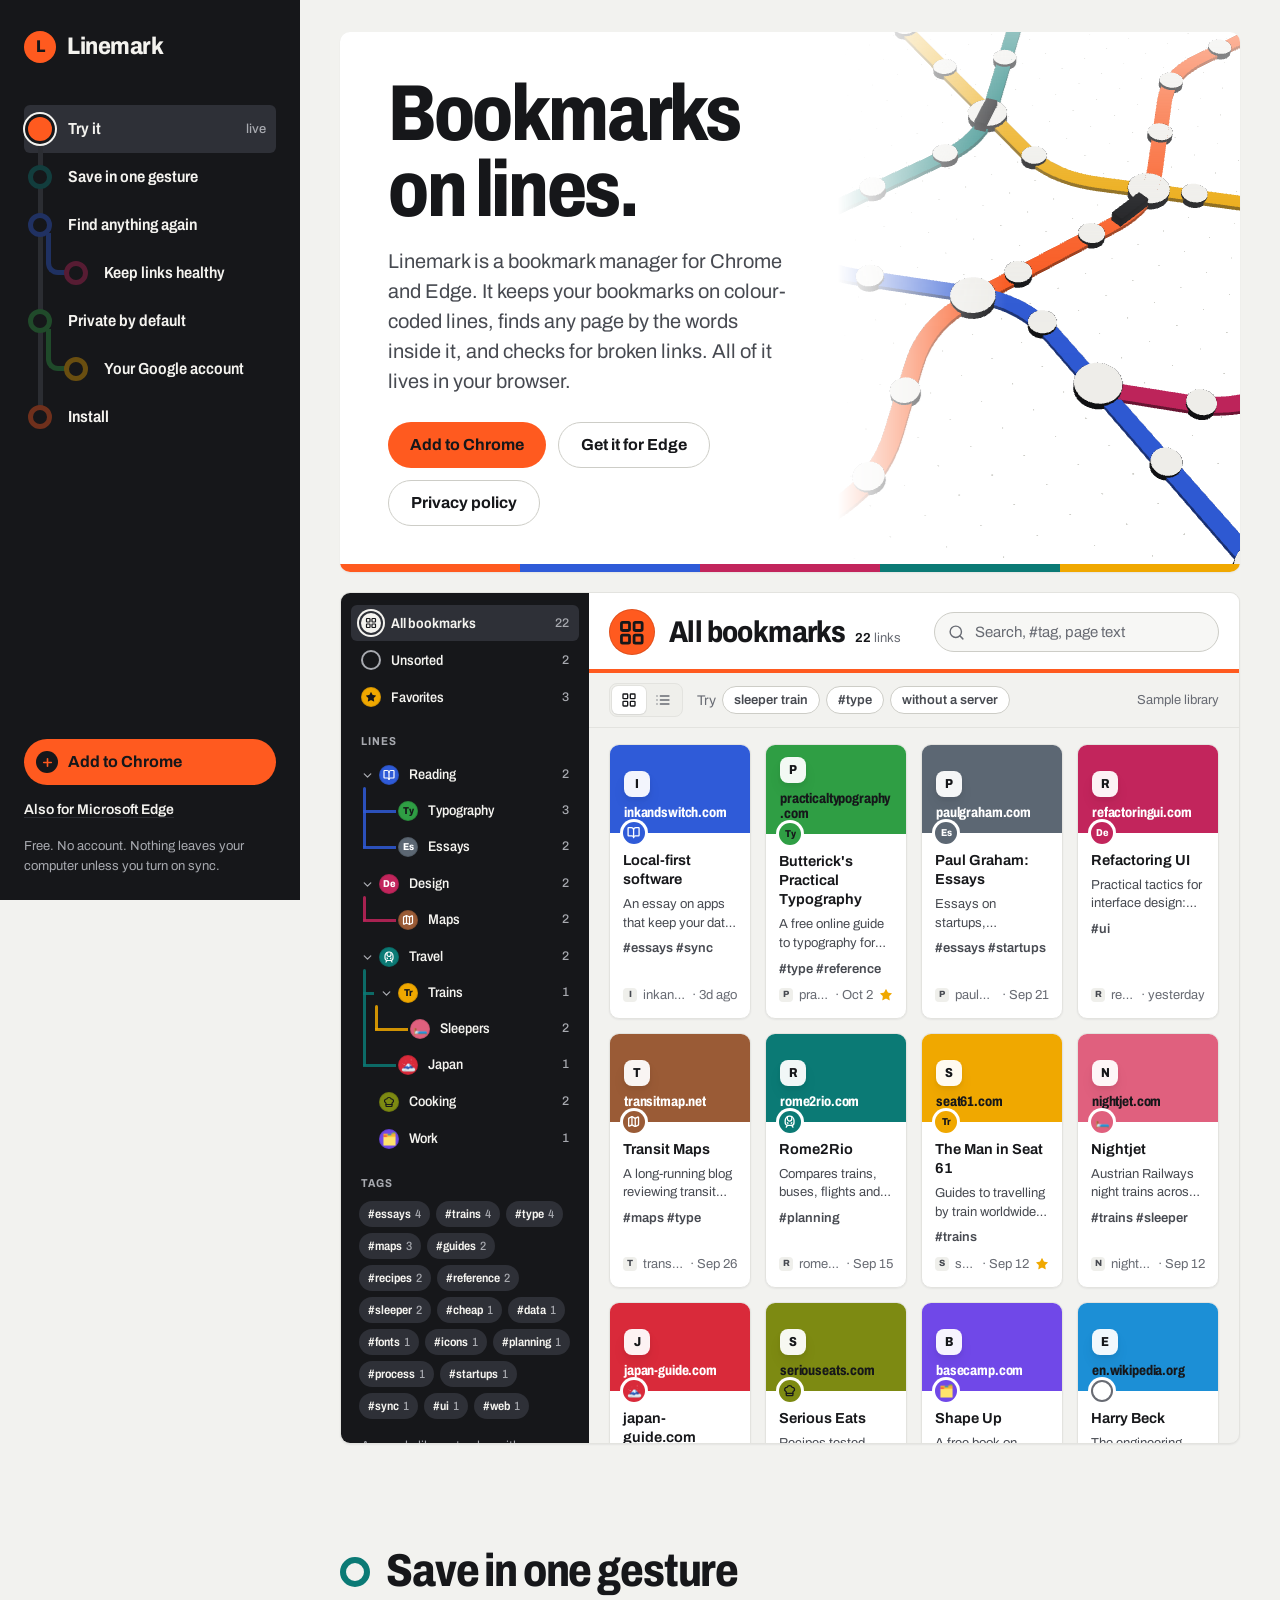
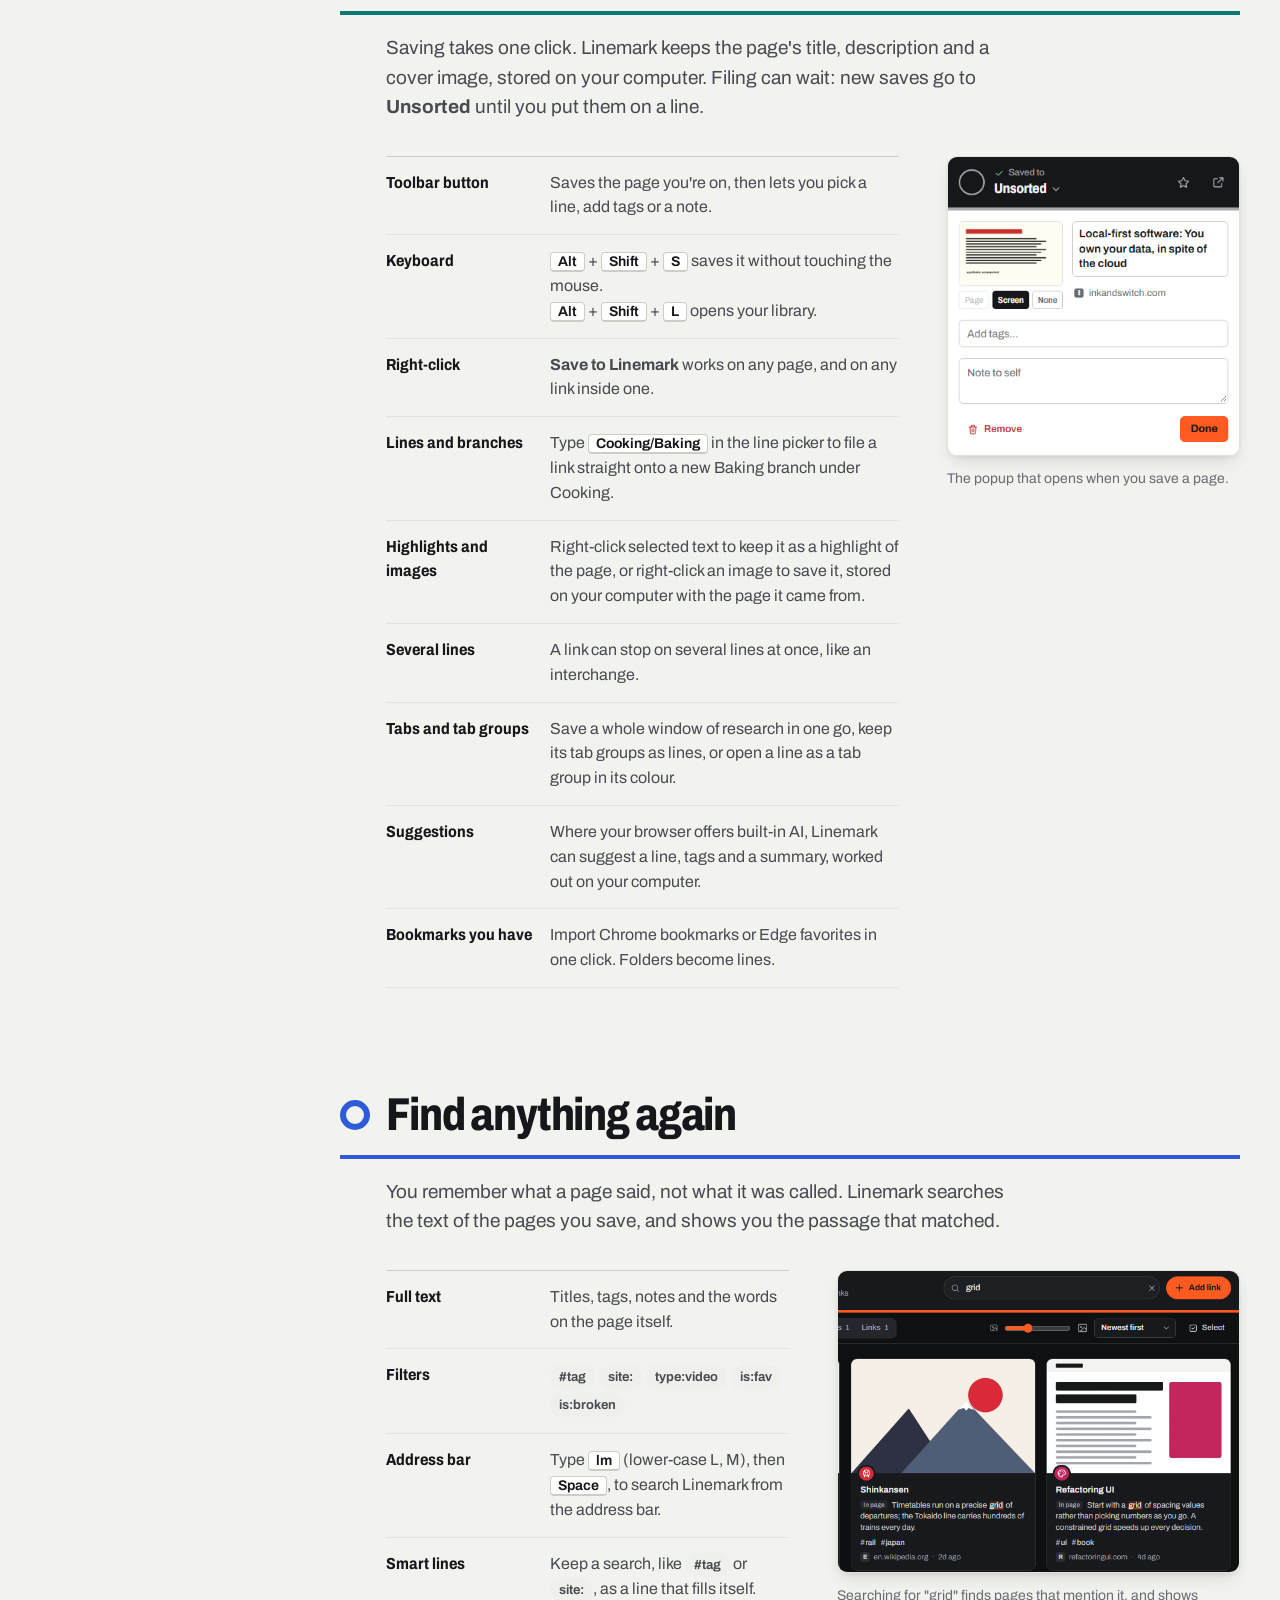
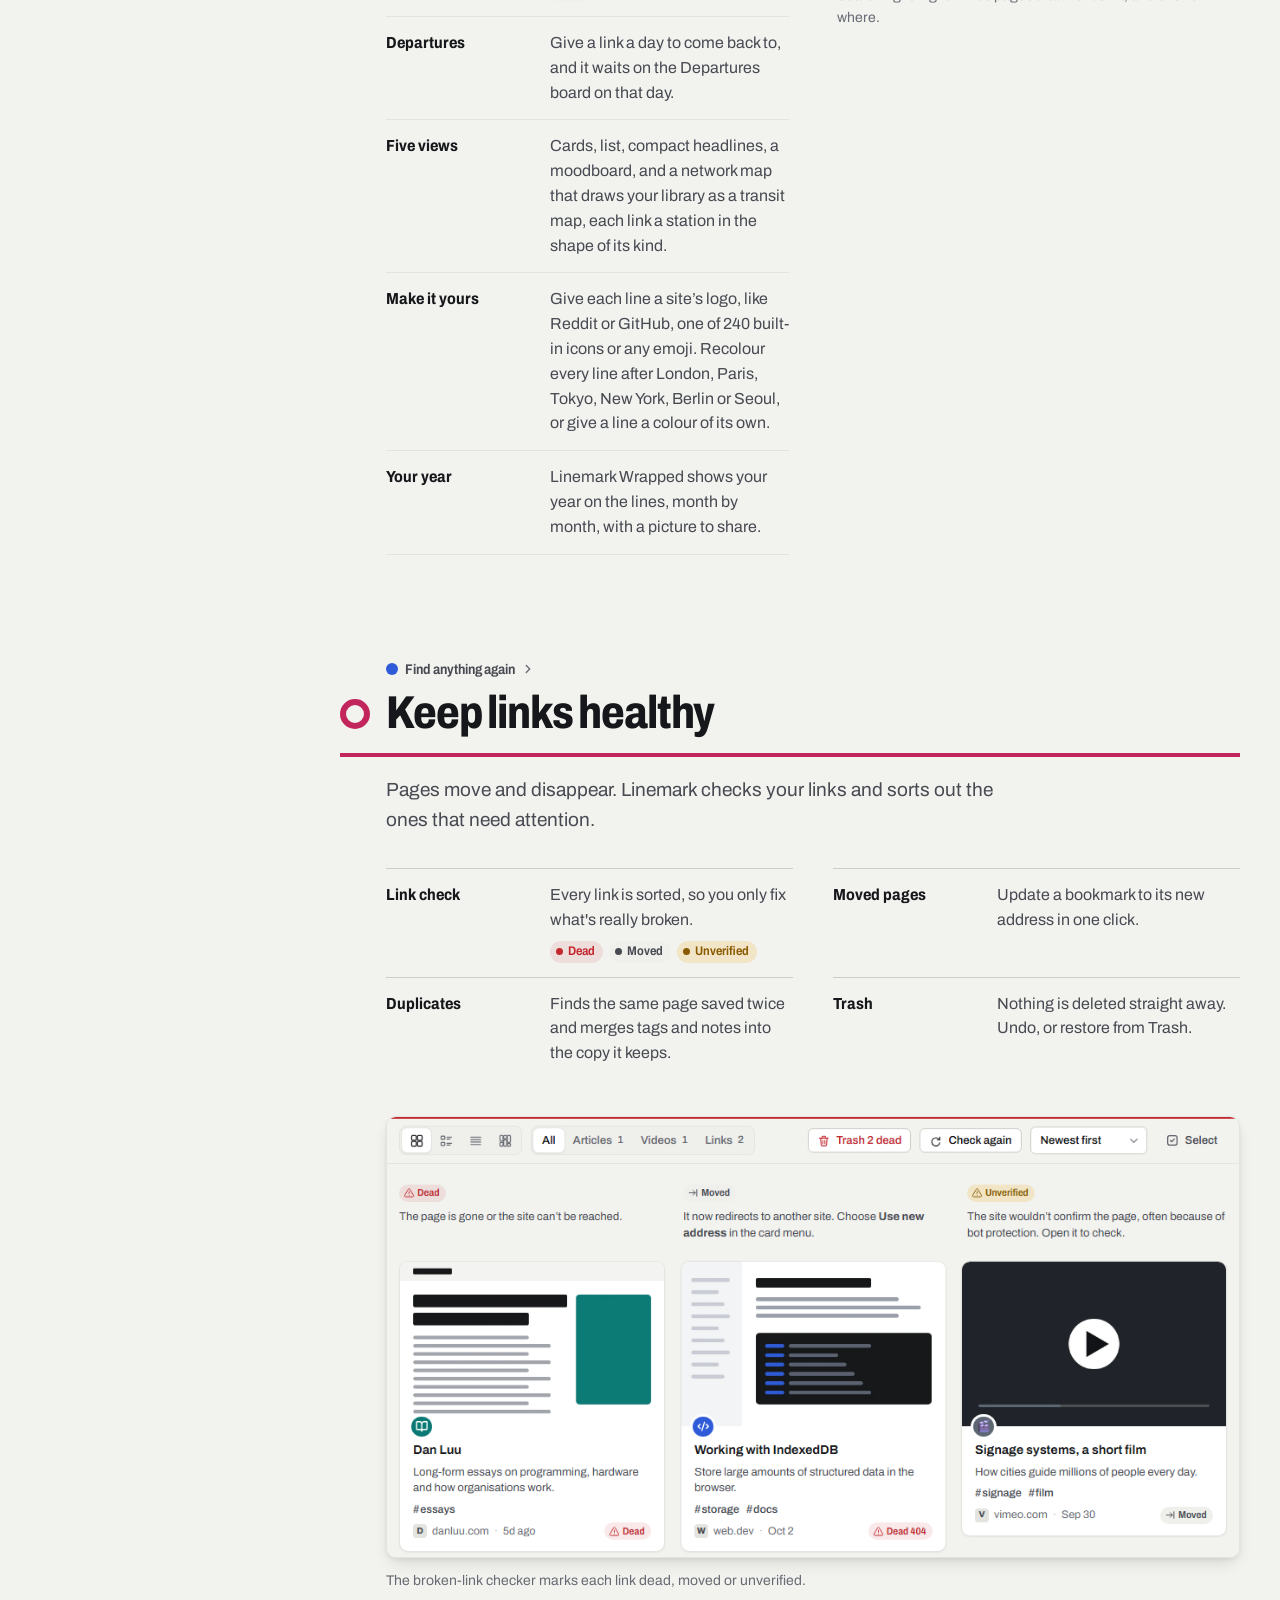
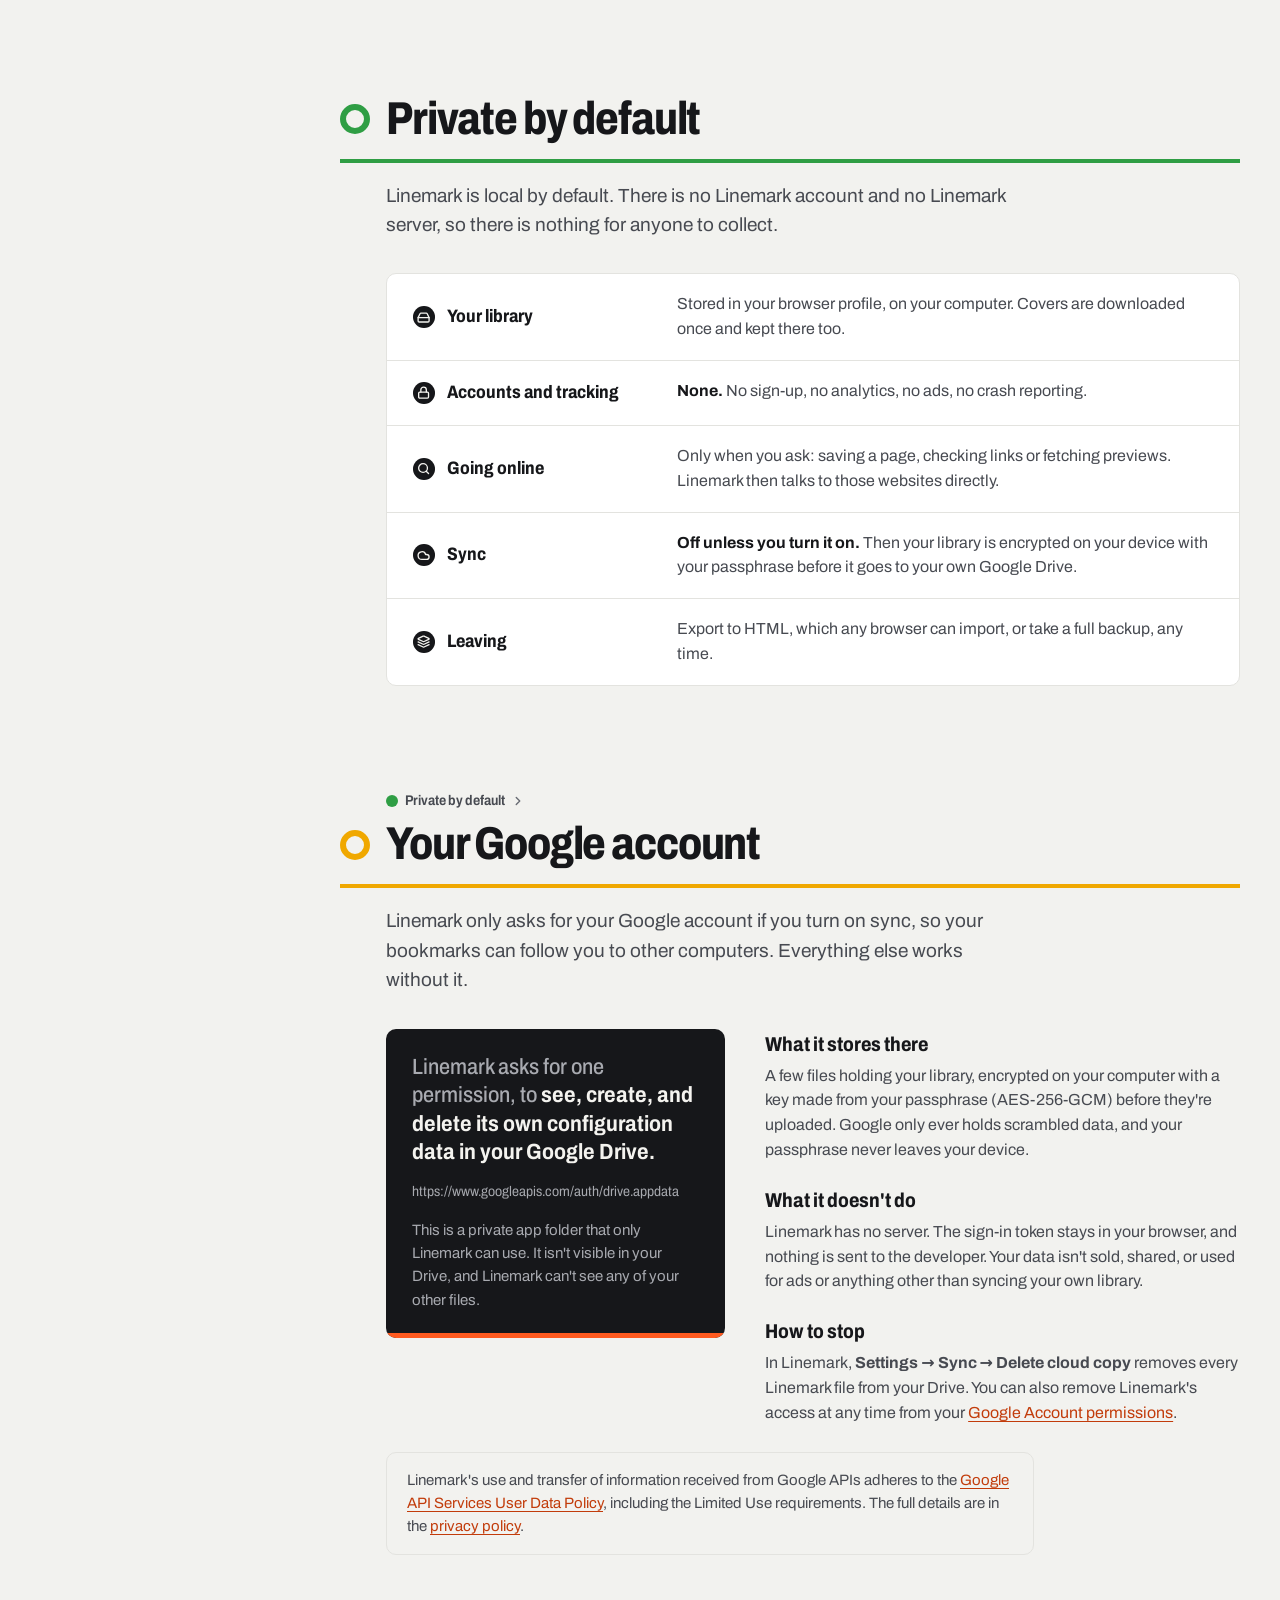
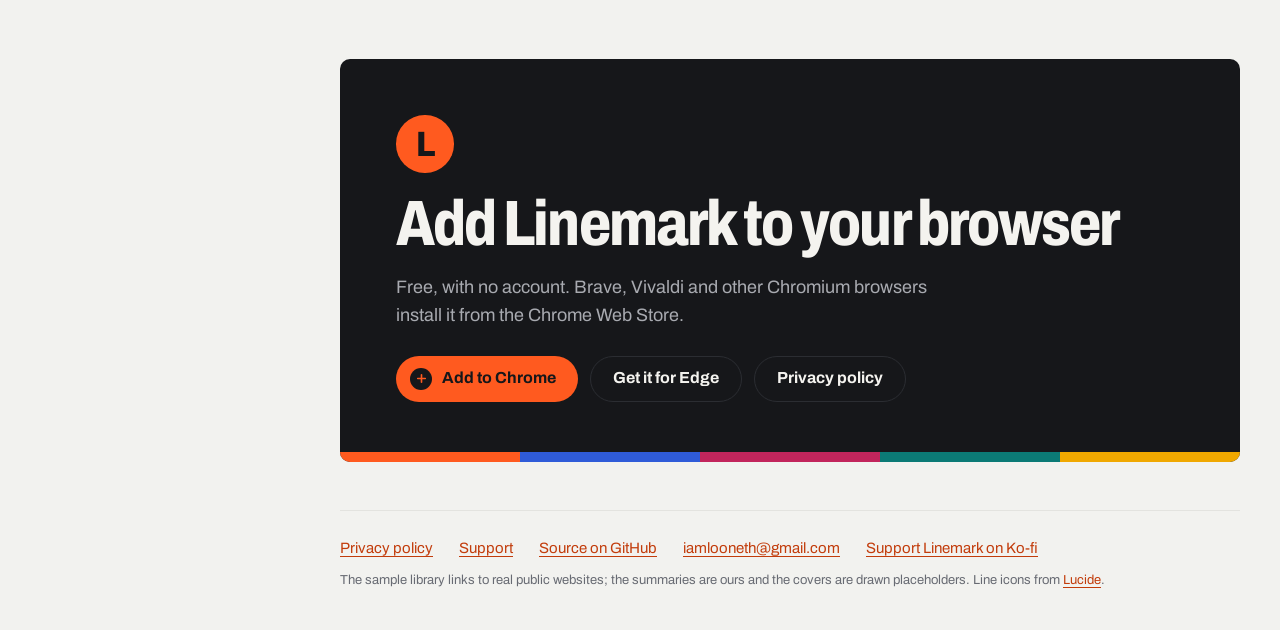
<file: docs/index.html>
<!doctype html>
<html lang="en">
<head>
<meta charset="utf-8">
<meta name="viewport" content="width=device-width, initial-scale=1">
<title>Linemark · Bookmarks on lines</title>
<meta name="description" content="Linemark is a bookmark manager for Chrome and Edge. Your bookmarks sit on colour-coded lines, full-text search finds any page by its words, and a link checker catches broken links. Local by default; sync optional.">
<meta property="og:title" content="Linemark · Bookmarks on lines">
<meta property="og:description" content="A bookmark manager for Chrome and Edge, drawn like a transit map. Local by default; sync optional.">
<meta property="og:image" content="https://linemark.eternalpose.io/images/og.png">
<meta property="og:type" content="website">
<link rel="icon" href="images/icon.png">
<style>
  @font-face { font-family: 'Archivo'; src: url('fonts/archivo-wdth.woff2') format('woff2'); font-weight: 100 900; font-stretch: 62% 125%; font-display: swap; }
  :root {
    color-scheme: light;
    --ink: #16171a; --ink-2: #474a51; --ink-3: #686b73;
    --ground: #f2f2ef; --surface: #ffffff; --surface-2: #f7f7f5; --hover: #efefeb; --rule: #e3e3df; --rule-strong: #cdcdc7;
    --band: #16171a; --band-ink: #f4f3ef; --band-ink-2: #a8aab0; --band-rule: #2b2d32; --band-hover: #222429; --band-active: #2e3037;
    --brand: #ff5a1f; --brand-hover: #ff6f3a; --brand-ink: #16171a; --brand-text: #c23c0b; --brand-soft: rgba(255, 90, 31, 0.13);
    --danger: #c4282f; --danger-soft: rgba(196, 40, 47, 0.1); --warn-ink: #8a5a00; --warn-soft: rgba(240, 168, 0, 0.17);
    --tile: rgba(255, 255, 255, 0.94); --band-selection: rgba(255, 90, 31, 0.4); --on-color-rule: rgba(0, 0, 0, 0.12);
    --cobalt: #2f5bd8; --magenta: #c2255c; --teal: #0b7a75; --amber: #f0a800; --violet: #7048e8; --green: #2f9e44; --slate: #5c6773; --clay: #9a5b36; --olive: #7d8a12; --rose: #e0607e; --signal: #d92a3a; --sky: #1c8fd6; --fav: #f0a800; --on-line: #ffffff;
    --shadow-1: 0 1px 2px rgba(22, 23, 26, 0.06);
    --shadow-2: 0 8px 18px -6px rgba(22, 23, 26, 0.16), 0 2px 4px rgba(22, 23, 26, 0.06);
    --ease: cubic-bezier(0.16, 1, 0.3, 1);
    --font: 'Archivo', 'Segoe UI Variable Text', 'Segoe UI', system-ui, sans-serif;
  }
  @media (prefers-color-scheme: dark) {
    :root {
      color-scheme: dark;
      --ink: #ecebe7; --ink-2: #c0c2c7; --ink-3: #9a9da5;
      --ground: #0f1012; --surface: #18191c; --surface-2: #1d1f23; --hover: #24262b; --rule: #2a2c31; --rule-strong: #3b3e45;
      --band: #08090a; --band-rule: #1e2024; --band-hover: #16171a; --band-active: #1f2125;
      --brand-text: #ff7d4a; --brand-soft: rgba(255, 90, 31, 0.18);
      --danger: #ff6b6b; --danger-soft: rgba(255, 107, 107, 0.12); --warn-ink: #f5c34d; --warn-soft: rgba(240, 168, 0, 0.14);
      --shadow-1: 0 1px 2px rgba(0, 0, 0, 0.4);
      --shadow-2: 0 10px 22px -8px rgba(0, 0, 0, 0.6), 0 2px 4px rgba(0, 0, 0, 0.3);
    }
  }

  *, *::before, *::after { box-sizing: border-box; }
  html { -webkit-text-size-adjust: 100%; scroll-behavior: smooth; }
  body { margin: 0; background: var(--ground); color: var(--ink); font-family: var(--font); font-size: 1rem; line-height: 1.55; -webkit-font-smoothing: antialiased; }
  ::selection { background: var(--brand-soft); }
  * { scrollbar-width: thin; scrollbar-color: var(--rule-strong) transparent; }
  a { color: inherit; }
  :focus { outline: none; }
  :focus-visible { outline: 2px solid var(--brand); outline-offset: 2px; border-radius: 6px; }
  input { font: inherit; color: inherit; caret-color: var(--brand); }
  button { font: inherit; color: inherit; cursor: pointer; }
  img { display: block; max-width: 100%; height: auto; }
  h1, h2, h3, p, dl, dd, ol, ul, figure { margin: 0; }
  .tnum { font-variant-numeric: tabular-nums; }
  .sr { position: absolute; width: 1px; height: 1px; overflow: hidden; clip: rect(0 0 0 0); white-space: nowrap; }
  .skip { position: absolute; left: 12px; top: -60px; background: var(--brand); color: var(--brand-ink); padding: 10px 16px; border-radius: 999px; font-weight: 700; z-index: 20; text-decoration: none; }
  .skip:focus { top: 12px; }

  /* Bullets: the line's colour disc carrying letters, an icon or an emoji */
  .b { display: inline-grid; place-items: center; flex: none; border-radius: 50%; font-weight: 800; font-stretch: 87.5%; line-height: 1; box-shadow: inset 0 0 0 1px var(--on-color-rule); }
  .b svg { width: 60%; height: 60%; fill: none; stroke: currentColor; stroke-width: 2.4; stroke-linecap: round; stroke-linejoin: round; }
  .b .emo { font-size: 0.62em; }
  .ln .b .emo { font-size: 0.75rem; }
  .here-id > .b .emo { font-size: 1.5rem; }
  .on-line .emo, .fchip .b .emo { font-size: 0.75rem; }

  .btn { display: inline-flex; align-items: center; gap: 10px; height: 46px; padding: 0 22px; border-radius: 999px; font-weight: 700; font-size: 1rem; text-decoration: none; white-space: nowrap; transition: background-color .15s, border-color .15s; }
  .btn-p { background: var(--brand); color: var(--brand-ink); }
  .btn-p:hover { background: var(--brand-hover); }
  .btn-s { background: var(--surface); border: 1px solid var(--rule-strong); color: var(--ink); }
  .btn-s:hover { background: var(--hover); }
  .btn .plus { width: 22px; height: 22px; border-radius: 50%; background: var(--brand-ink); color: var(--brand); display: grid; place-items: center; margin-left: -8px; }
  .btn .plus svg { width: 13px; height: 13px; stroke: currentColor; stroke-width: 3; stroke-linecap: round; fill: none; }

  /* The shell: the signage band and the platform */
  .shell { display: grid; grid-template-columns: 300px minmax(0, 1fr); min-height: 100vh; }
  .band { position: sticky; top: 0; height: 100vh; background: var(--band); color: var(--band-ink); display: flex; flex-direction: column; padding: 28px 24px 24px; overflow-y: auto; }
  .band ::selection { background: var(--band-selection); }
  .wordmark { display: flex; align-items: center; gap: 11px; font-size: 1.5rem; font-weight: 760; font-stretch: 87.5%; letter-spacing: -0.02em; text-decoration: none; color: var(--band-ink); width: max-content; }
  .wordmark .b { width: 32px; height: 32px; background: var(--brand); color: var(--brand-ink); font-size: 1.0625rem; box-shadow: none; }
  .route { list-style: none; padding: 0; margin: 40px 0 0; position: relative; }
  /* The trunk is Linemark orange; each stop is an interchange in its own line colour, and branches hang off a stem in their parent's colour, as sub-lines do in the app. */
  .route::before { content: ''; position: absolute; left: 14px; top: 24px; bottom: 24px; width: 5px; border-radius: 2px; background: var(--brand); z-index: 1; }
  /* The route draws itself: once the page script runs, the trunk is laid dim and fills in orange behind the train as you read,
     and the stops still ahead wait with their rings dimmed. Without the script, the whole route is simply drawn. */
  .route.live::before { background: var(--band-rule); }
  .route.live::after { content: ''; position: absolute; left: 14px; top: 24px; width: 5px; height: var(--fill, 0px); border-radius: 2px; background: var(--brand); z-index: 1; transition: height .55s var(--ease); }
  .route.live a:not(.passed) .dot { border-color: color-mix(in srgb, var(--l, var(--brand)) 38%, var(--band)); }
  .route.live .branch::before { transition: opacity .4s; }
  .route.live li:not(.reached) > .branch::before { opacity: .38; }
  .route .dot { transition: border-color .4s; }
  .route a { position: relative; display: flex; align-items: center; gap: 16px; height: 48px; padding: 0 10px 0 4px; border-radius: 6px; text-decoration: none; font-weight: 650; font-stretch: 87.5%; color: var(--band-ink); transition: background-color .2s; }
  .route a:hover { background: var(--band-hover); }
  .route a[aria-current] { background: var(--band-active); }
  .route .dot { width: 24px; height: 24px; border-radius: 50%; background: var(--band); border: 5px solid var(--l, var(--brand)); flex: none; position: relative; z-index: 2; }
  .branch { list-style: none; padding: 0; margin: 0 0 0 22px; position: relative; }
  .branch::before { content: ''; position: absolute; left: 0; top: -16px; width: 22px; height: 42px; border-left: 5px solid var(--stem); border-bottom: 5px solid var(--stem); border-bottom-left-radius: 12px; z-index: 1; }
  .branch a { padding-left: 18px; font-weight: 620; }
  .route .train { position: absolute; left: 4px; top: 12px; width: 24px; height: 24px; border-radius: 50%; background: var(--tl, var(--brand)); box-shadow: 0 0 0 3px var(--band), 0 0 0 5px var(--band-ink); z-index: 3; pointer-events: none; transform: translate(var(--x, 0px), var(--y, 0px)); transition: transform .55s var(--ease), background-color .55s var(--ease); }
  .route small { margin-left: auto; color: var(--band-ink-2); font-weight: 500; font-size: 0.8125rem; font-stretch: 100%; }
  .band-foot { margin-top: auto; padding-top: 28px; }
  .band-foot .btn { width: 100%; justify-content: flex-start; padding-left: 20px; }
  .band-foot p { color: var(--band-ink-2); font-size: 0.8125rem; line-height: 1.5; margin-top: 12px; }
  /* the other store, quietly under the band's button */
  .band-foot .alt-store { display: inline-block; margin-top: 10px; padding: 4px 0; color: var(--band-ink); font-size: 0.875rem; font-weight: 600; text-decoration: underline; text-decoration-color: var(--band-rule); text-underline-offset: 3px; }
  .band-foot .alt-store:hover { text-decoration-color: currentColor; }

  main { padding: 32px 40px 0; min-width: 0; }
  .col { max-width: 1120px; margin: 0 auto; }

  /* Station sign */
  .sign { position: relative; background: var(--surface); border-radius: 10px; padding: 44px 48px 46px; box-shadow: var(--shadow-1); overflow: hidden; }
  .sign h1 { font-size: clamp(3rem, 6.2vw, 5.75rem); line-height: 0.96; font-weight: 780; font-stretch: 80%; letter-spacing: -0.03em; text-wrap: balance; }
  .sign .lede { font-size: 1.25rem; line-height: 1.5; color: var(--ink-2); max-width: 48ch; margin-top: 18px; }
  .actions { display: flex; flex-wrap: wrap; gap: 12px; margin-top: 26px; align-items: center; }
  /* The scene: a small 3D network running beside the sign on wide screens (hero.js); the text keeps the left side. */
  .scene { display: none; }
  @media (min-width: 1180px) {
    .sign.has-scene { min-height: 470px; }
    .sign.has-scene .scene { display: block; position: absolute; right: 0; top: 0; width: 52%; height: calc(100% - 8px); -webkit-mask-image: linear-gradient(to right, transparent, #000 30%); mask-image: linear-gradient(to right, transparent, #000 30%); }
    .sign.has-scene > h1, .sign.has-scene > .lede, .sign.has-scene > .actions { position: relative; z-index: 1; max-width: 54%; }
  }
  /* where the sign is narrowest, the scene fades in later and the lede steps in, so tracks never run up to the text */
  @media (min-width: 1180px) and (max-width: 1299px) {
    .sign.has-scene .scene { -webkit-mask-image: linear-gradient(to right, transparent 14%, #000 50%); mask-image: linear-gradient(to right, transparent 14%, #000 50%); }
    .sign.has-scene > .lede { max-width: 50%; }
  }
  .actions .aside { color: var(--ink-3); font-size: 0.9375rem; margin-left: 6px; }
  .stripe { position: absolute; left: 0; right: 0; bottom: 0; height: 8px; display: flex; overflow: hidden; }
  .stripe i { flex: 1; }
  .stripe .sweep { position: absolute; inset: 0; background: var(--sweep, transparent); transform: scaleX(0); transform-origin: left; transition: transform .7s var(--ease); }
  .stripe.on .sweep { transform: scaleX(1); }
  .stripe.arrive i { animation: arrive .9s var(--ease) both; }
  .stripe.arrive i:nth-child(2) { animation-delay: .08s; } .stripe.arrive i:nth-child(3) { animation-delay: .16s; } .stripe.arrive i:nth-child(4) { animation-delay: .24s; } .stripe.arrive i:nth-child(5) { animation-delay: .32s; }
  @keyframes arrive { from { transform: scaleX(0); transform-origin: left; } to { transform: scaleX(1); transform-origin: left; } }

  /* The live sample library: the extension's own layout in miniature, on sample data. The signage band holds the
     system stops, the line tree (branches hang off a stem in their parent's colour) and the tags; beside it, the station
     sign, the view switch and the cards, built as the extension builds them. */
  .lib { margin-top: 20px; background: var(--ground); border: 1px solid var(--rule); border-radius: 10px; display: grid; grid-template-columns: 248px minmax(0, 1fr); overflow: hidden; box-shadow: var(--shadow-1); scroll-margin-top: 24px; }
  .lines { background: var(--band); color: var(--band-ink); padding: 12px 10px 12px; display: flex; flex-direction: column; min-width: 0; }
  /* On wide screens the library keeps one size, whichever station is open: the band and the cards scroll inside it.
     On a window shorter than that it takes the window's height less a margin, so all of it stays in view. */
  @media (min-width: 881px) {
    .lib { height: clamp(560px, calc(100dvh - 48px), 946px); }
    .lines { overflow-y: auto; scrollbar-color: var(--band-rule) transparent; }
    .work { min-height: 0; }
    .pane { flex: 1; min-height: 0; overflow-y: auto; }
  }
  .lines .group-label { font-size: 0.71875rem; font-weight: 700; letter-spacing: 0.08em; text-transform: uppercase; color: var(--band-ink-2); font-stretch: 87.5%; padding: 18px 10px 6px; }
  #sys, #lines { display: flex; flex-direction: column; gap: 1px; }
  .row { position: relative; display: flex; align-items: center; min-height: 36px; border-radius: 6px; transition: background-color .12s; }
  .row:hover { background: var(--band-hover); }
  .row:has(.ln[aria-pressed='true']) { background: var(--band-active); }
  .row:has(.ln:focus-visible) { outline: 2px solid var(--brand); outline-offset: -2px; }
  .twisty { flex: none; position: relative; z-index: 1; width: 18px; height: 18px; margin: 0 0 0 4px; display: grid; place-items: center; border: 0; border-radius: 4px; background: none; color: var(--band-ink-2); }
  .twisty svg { width: 13px; height: 13px; fill: none; stroke: currentColor; stroke-width: 2.4; stroke-linecap: round; stroke-linejoin: round; transition: transform .2s var(--ease); }
  .twisty[aria-expanded='true'] svg { transform: rotate(90deg); }
  .twisty:hover { color: var(--band-ink); background: var(--band-active); }
  span.twisty { visibility: hidden; }
  .ln { flex: 1; min-width: 0; display: flex; align-items: center; gap: 10px; min-height: 36px; padding: 0 10px 0 6px; border: 0; border-radius: 6px; background: none; color: var(--band-ink); font-size: 0.875rem; font-weight: 560; font-stretch: 87.5%; text-align: left; }
  .ln::after { content: ''; position: absolute; inset: 0; border-radius: inherit; }
  .ln:focus-visible { outline: none; }
  .ln[aria-pressed='true'] { font-weight: 650; }
  #sys .ln { padding-left: 10px; }
  .ln .nm { flex: 1; min-width: 0; overflow: hidden; text-overflow: ellipsis; white-space: nowrap; }
  .ln .n { color: var(--band-ink-2); font-size: 0.78125rem; font-weight: 500; font-stretch: 100%; }
  .ln .b { width: 20px; height: 20px; font-size: 0.625rem; }
  .ln[aria-pressed='true'] .b { box-shadow: 0 0 0 2px var(--band-active), 0 0 0 4px var(--c, var(--band-ink)); }
  .b.ring { background: transparent !important; box-shadow: inset 0 0 0 2px var(--band-ink-2); }
  .b .fill { fill: currentColor; stroke: none; }
  /* the tree: a stem in the parent's colour under its expand chevron, and an elbow into each child's bullet */
  .kids { position: relative; margin-left: 12px; }
  .kids[hidden] { display: none; }
  .kids::before { content: ''; position: absolute; left: 0; top: -6px; bottom: 17px; width: 3px; border-radius: 2px; background: var(--stem); opacity: .85; }
  .kids > .node > .row { margin-left: 7px; }
  .kids > .node > .row::before { content: ''; position: absolute; left: -7px; top: calc(50% - 1.5px); width: 33px; height: 3px; background: var(--stem); opacity: .85; }
  .kids > .node > .row:has(button.twisty)::before { width: 11px; } /* a branch with its own branches: the elbow meets its chevron */
  #tags { display: flex; flex-wrap: wrap; gap: 6px; padding: 2px 8px 0; }
  .tag-pill { height: 26px; padding: 0 9px; border: 0; border-radius: 999px; background: var(--band-active); color: var(--band-ink); font-size: 0.75rem; font-weight: 650; font-stretch: 87.5%; }
  .tag-pill:hover { box-shadow: inset 0 0 0 1px var(--band-ink-2); }
  .tag-pill[aria-pressed='true'] { background: var(--brand); color: var(--brand-ink); }
  .tag-pill .n { margin-left: 4px; color: var(--band-ink-2); font-weight: 500; }
  .tag-pill[aria-pressed='true'] .n { color: var(--brand-ink); }
  .lines .hint { margin-top: auto; padding: 18px 10px 0; color: var(--band-ink-2); font-size: 0.8125rem; line-height: 1.45; }

  .work { min-width: 0; display: flex; flex-direction: column; }
  /* the station sign: bullet, the parent path on a branch, the name and count, a stripe in the line's colour */
  .here { --c: var(--brand); position: relative; display: flex; align-items: center; flex-wrap: wrap; gap: 12px 20px; padding: 16px 20px 18px; background: var(--surface); }
  .here::after { content: ''; position: absolute; left: 0; right: 0; bottom: 0; height: 4px; background: var(--c); transition: background-color .4s var(--ease); }
  .here-id { display: flex; align-items: center; gap: 14px; min-width: 0; flex: 1 1 260px; }
  .here-id > .b { width: 46px; height: 46px; font-size: 1.0625rem; }
  .here-text { min-width: 0; }
  .here-path { display: flex; align-items: center; gap: 4px; min-height: 18px; color: var(--ink-3); font-size: 0.78125rem; white-space: nowrap; overflow: hidden; }
  .here-path button { display: inline-flex; align-items: center; gap: 5px; border: 0; background: none; padding: 0; color: inherit; font-size: inherit; font-weight: 600; }
  .here-path button:hover { color: var(--ink); text-decoration: underline; text-underline-offset: 3px; }
  .here-path .dot { width: 12px; height: 12px; border-radius: 50%; flex: none; }
  .here-path svg { width: 12px; height: 12px; fill: none; stroke: var(--ink-3); stroke-width: 2.4; stroke-linecap: round; stroke-linejoin: round; opacity: .7; }
  .here h3 { display: flex; align-items: baseline; flex-wrap: wrap; gap: 4px 10px; font-size: 1.875rem; font-weight: 760; font-stretch: 85%; letter-spacing: -0.02em; line-height: 1.08; }
  .here h3 .count { font-size: 0.8125rem; font-weight: 400; font-stretch: 100%; letter-spacing: 0; color: var(--ink-3); }
  .here h3 .count b { color: var(--ink); font-weight: 650; }
  .bar { flex: 1 1 240px; max-width: 340px; display: flex; }
  .search { position: relative; flex: 1; }
  .search svg { position: absolute; left: 14px; top: 50%; width: 17px; height: 17px; margin-top: -8.5px; stroke: var(--ink-3); fill: none; stroke-width: 2; stroke-linecap: round; }
  .search input { width: 100%; height: 40px; border-radius: 999px; border: 1px solid var(--rule-strong); background: var(--surface-2); padding: 0 16px 0 40px; font-size: 0.9375rem; transition: border-color .15s, box-shadow .15s, background-color .15s; }
  .search input::placeholder { color: var(--ink-3); }
  .search input:focus { outline: none; border-color: var(--brand); background: var(--surface); box-shadow: 0 0 0 3px var(--brand-soft); }
  .subbar { display: flex; align-items: center; flex-wrap: wrap; gap: 8px 14px; padding: 10px 20px; border-bottom: 1px solid var(--rule); }
  .seg { display: inline-flex; padding: 2px; border-radius: 8px; background: var(--hover); border: 1px solid var(--rule); }
  .seg button { width: 34px; min-height: 28px; display: grid; place-items: center; border: 0; border-radius: 6px; background: transparent; color: var(--ink-3); }
  .seg button:hover { color: var(--ink); }
  .seg button[aria-pressed='true'] { background: var(--surface); color: var(--ink); box-shadow: var(--shadow-1), 0 0 0 1px var(--rule); }
  .seg svg { width: 16px; height: 16px; fill: none; stroke: currentColor; stroke-width: 2; stroke-linecap: round; stroke-linejoin: round; }
  .tries { display: flex; flex-wrap: wrap; gap: 6px; align-items: center; color: var(--ink-3); font-size: 0.875rem; }
  .tries button { height: 28px; padding: 0 11px; border-radius: 999px; border: 1px solid var(--rule-strong); background: var(--surface); font-size: 0.8125rem; font-weight: 600; color: var(--ink-2); }
  .tries button:hover { background: var(--hover); }
  .sample { margin-left: auto; color: var(--ink-3); font-size: 0.8125rem; white-space: nowrap; }
  .pane { padding: 16px 20px 22px; }
  .transfers { display: flex; flex-wrap: wrap; align-items: center; gap: 8px; margin: 0 0 14px; color: var(--ink-3); font-size: 0.8125rem; }
  .fchip { display: inline-flex; align-items: center; gap: 6px; min-height: 28px; padding: 0 10px 0 5px; border: 1px solid var(--rule-strong); border-radius: 999px; background: var(--surface); color: var(--ink); font-size: 0.8125rem; font-weight: 600; font-stretch: 87.5%; }
  .fchip:hover { background: var(--hover); }
  .fchip .b { width: 18px; height: 18px; font-size: 0.5625rem; }
  .fchip .n { color: var(--ink-3); font-weight: 500; }
  .elsewhere { margin: 0 0 14px; color: var(--ink-2); font-size: 0.875rem; }
  .elsewhere button { border: 0; background: none; padding: 0; color: var(--brand-text); font-weight: 650; text-decoration: underline; text-underline-offset: 3px; }

  .cards { display: grid; grid-template-columns: repeat(auto-fill, minmax(176px, 1fr)); gap: 14px; }
  @media (min-width: 1200px) { .cards { grid-template-columns: repeat(4, minmax(0, 1fr)); } }
  .more { grid-column: 1 / -1; justify-self: center; height: 40px; padding: 0 18px; border-radius: 999px; border: 1px solid var(--rule-strong); background: var(--surface); font-weight: 650; font-size: 0.9375rem; }
  .more:hover { background: var(--hover); }
  .card { position: relative; container-type: inline-size; overflow: hidden; background: var(--surface); border: 1px solid var(--rule); border-radius: 10px; display: flex; flex-direction: column; box-shadow: var(--shadow-1); transition: transform .25s var(--ease), box-shadow .25s var(--ease), border-color .25s; }
  .card:hover { transform: translateY(-2px); box-shadow: var(--shadow-2); border-color: var(--rule-strong); }
  .cover-wrap { position: relative; }
  /* a placeholder cover, as the extension draws one: the line's colour, a favicon tile and the host */
  .cov { aspect-ratio: 16 / 10; display: flex; flex-direction: column; justify-content: flex-end; gap: 8px; padding: 12px 14px; background: var(--pc); color: var(--pi); }
  .cov .fav { width: clamp(26px, 15cqi, 40px); height: clamp(26px, 15cqi, 40px); border-radius: 8px; background: var(--tile); color: var(--band); display: grid; place-items: center; font-weight: 800; font-stretch: 85%; font-size: clamp(0.8125rem, 7cqi, 1.125rem); box-shadow: var(--shadow-2); }
  .cov .host { font-weight: 760; font-stretch: 80%; font-size: clamp(0.875rem, 7.3cqi, 1.75rem); line-height: 1.1; letter-spacing: -0.01em; overflow-wrap: break-word; min-width: 0; }
  .on-line { position: absolute; left: 13px; bottom: 0; transform: translateY(50%); width: 22px; height: 22px; font-size: 0.625rem; box-shadow: 0 0 0 3px var(--surface) !important; }
  .on-line.ring { background: var(--surface) !important; box-shadow: inset 0 0 0 2px var(--ink-3), 0 0 0 3px var(--surface) !important; }
  .card-body { display: flex; flex-direction: column; gap: 6px; padding: 18px 13px 13px; flex: 1; min-width: 0; }
  .card h4 { margin: 0; font-size: 0.90625rem; font-weight: 650; line-height: 1.32; }
  .card h4 a { text-decoration: none; }
  .card h4 a::after { content: ''; position: absolute; inset: 0; border-radius: inherit; }
  .card h4 a:hover { text-decoration: underline; text-underline-offset: 3px; }
  .card h4 a:focus-visible { outline: none; }
  .card:has(h4 a:focus-visible) { outline: 2px solid var(--brand); outline-offset: 3px; }
  .excerpt { color: var(--ink-2); font-size: 0.8125rem; line-height: 1.45; display: -webkit-box; -webkit-line-clamp: 2; -webkit-box-orient: vertical; overflow: hidden; }
  .card .tags { display: flex; flex-wrap: wrap; gap: 2px 8px; color: var(--ink-2); font-size: 0.8125rem; font-weight: 600; }
  .meta { display: flex; align-items: center; gap: 6px; margin-top: auto; color: var(--ink-3); font-size: 0.8125rem; min-width: 0; }
  .meta .fv { flex: none; width: 14px; height: 14px; border-radius: 4px; display: grid; place-items: center; background: var(--hover); color: var(--ink-2); font-size: 0.5625rem; font-weight: 800; }
  .meta .h { min-width: 0; overflow: hidden; text-overflow: ellipsis; white-space: nowrap; }
  .meta .w { flex: none; white-space: nowrap; }
  .meta .star { flex: none; margin-left: auto; width: 14px; height: 14px; fill: var(--fav); }
  .hl { display: none; }
  .snip { font-size: 0.8125rem; line-height: 1.45; color: var(--ink-2); }
  .snip .tag { display: inline-block; background: var(--hover); color: var(--ink-3); font-size: 0.6875rem; font-weight: 650; border-radius: 4px; padding: 0 5px; margin-right: 4px; letter-spacing: 0.02em; }
  /* the List view: one row per link, its bullet beside the title */
  .cards.list { grid-template-columns: minmax(0, 1fr); gap: 0; background: var(--surface); border: 1px solid var(--rule); border-radius: 10px; overflow: hidden; }
  .cards.list .card { flex-direction: row; align-items: center; border: 0; border-bottom: 1px solid var(--rule); border-radius: 0; box-shadow: none; transform: none; }
  .cards.list .card:last-of-type { border-bottom: 0; }
  .cards.list .card:hover { background: var(--surface-2); }
  .cards.list .cover-wrap, .cards.list .excerpt, .cards.list .tags { display: none; }
  .cards.list .card-body { flex-direction: row; align-items: center; gap: 12px; padding: 11px 16px; }
  .cards.list .hl { display: inline-grid; width: 20px; height: 20px; font-size: 0.625rem; }
  .cards.list h4 { flex: 1; min-width: 0; overflow: hidden; text-overflow: ellipsis; white-space: nowrap; }
  .cards.list .snip { display: none; }
  .cards.list .meta { margin: 0; flex: none; max-width: 45%; }
  .cards.list .more { margin: 12px auto; }
  mark { background: var(--brand-soft); color: inherit; border-radius: 4px; padding: 0 2px; }
  .empty { grid-column: 1 / -1; padding: 34px 8px; color: var(--ink-2); }
  .empty strong { display: block; color: var(--ink); font-size: 1.0625rem; margin-bottom: 4px; }

  /* Stops */
  .stop { padding-top: 104px; scroll-margin-top: 8px; }
  /* Each stop is a station sign: its ring, its name, and a 4px rule in its line colour.
     A branch shows its parent's path above the name, as sub-lines do in the app. */
  .stop-head { padding-bottom: 16px; border-bottom: 4px solid var(--l, var(--brand)); }
  .stop-name { display: flex; align-items: center; gap: 16px; }
  .path { display: flex; align-items: center; gap: 6px; margin: 0 0 10px 46px; font-size: 0.875rem; font-weight: 650; font-stretch: 87.5%; color: var(--ink-2); }
  .path a { display: inline-flex; align-items: center; gap: 7px; text-decoration: none; border-radius: 4px; }
  .path a:hover { color: var(--ink); text-decoration: underline; text-underline-offset: 3px; }
  .path .pb { width: 12px; height: 12px; border-radius: 50%; flex: none; }
  .path svg { width: 14px; height: 14px; fill: none; stroke: var(--ink-3); stroke-width: 2.4; stroke-linecap: round; stroke-linejoin: round; }
  .stop-head .ring { width: 30px; height: 30px; border-radius: 50%; border: 6px solid var(--l, var(--brand)); background: var(--ground); flex: none; }
  .stop h2 { font-size: clamp(2rem, 3.6vw, 3rem); font-weight: 770; font-stretch: 82%; letter-spacing: -0.025em; line-height: 1.02; text-wrap: balance; }
  .stop .lede { font-size: 1.1875rem; line-height: 1.55; color: var(--ink-2); max-width: 58ch; margin: 18px 0 0 46px; }
  .split { display: grid; grid-template-columns: minmax(0, 5fr) minmax(0, 7fr); gap: 48px; align-items: start; margin-top: 34px; padding-left: 46px; }
  .split.narrow-fig { grid-template-columns: minmax(0, 7fr) minmax(0, 4fr); }
  .split.even { grid-template-columns: minmax(0, 1fr) minmax(0, 1fr); }
  /* beside a long list the figure rides along as you read, rather than ending halfway down */
  .split:not(.stack) > figure.shot { position: sticky; top: 32px; }
  .split.stack { grid-template-columns: minmax(0, 1fr); gap: 36px; }
  .split.stack .rows { display: grid; grid-template-columns: repeat(2, minmax(0, 1fr)); column-gap: 40px; border-top: 0; }
  .split.stack .rows > div { border-top: 1px solid var(--rule-strong); border-bottom: 0; }
  .rows { border-top: 1px solid var(--rule-strong); }
  .rows > div { display: grid; grid-template-columns: 148px minmax(0, 1fr); gap: 16px; padding: 14px 0; border-bottom: 1px solid var(--rule); }
  .rows dt { font-weight: 720; font-stretch: 87.5%; }
  .rows dd { color: var(--ink-2); }
  .keys { white-space: nowrap; } /* a shortcut never breaks across lines */
  kbd { font: inherit; font-weight: 650; font-size: 0.875rem; padding: 1px 7px; border-radius: 4px; border: 1px solid var(--rule-strong); border-bottom-width: 2px; background: var(--surface); color: var(--ink); white-space: nowrap; }
  .chip { display: inline-flex; align-items: center; height: 24px; padding: 0 9px; border-radius: 999px; background: var(--hover); color: var(--ink-2); font-size: 0.8125rem; font-weight: 650; margin: 2px 4px 2px 0; }
  .chip.in-text { margin: 0; } /* inside a sentence the text's own spaces set the gaps, so punctuation sits tight */
  .nowrap { white-space: nowrap; }
  .pills { display: flex; flex-wrap: wrap; gap: 6px; margin-top: 8px; }
  .pill { display: inline-flex; align-items: center; gap: 5px; height: 22px; padding: 0 8px 0 6px; border-radius: 999px; font-size: 0.78125rem; font-weight: 650; font-stretch: 87.5%; }
  .pill::before { content: ''; width: 7px; height: 7px; border-radius: 50%; background: currentColor; }
  .pill.dead { background: var(--danger-soft); color: var(--danger); }
  .pill.warn { background: var(--warn-soft); color: var(--warn-ink); }
  .pill.moved { background: var(--hover); color: var(--ink-2); }
  figure.shot img { border-radius: 10px; border: 1px solid var(--rule); box-shadow: var(--shadow-2); }
  figure.shot figcaption { color: var(--ink-3); font-size: 0.875rem; margin-top: 12px; }
  figure.popup img { max-width: 380px; width: 100%; }
  /* Pointing at a row shows its picture in the figure beside the list (wide screens with a mouse only). The script
     adds the pictures as the list comes near, from docs/images/home/ (made by tools/home-shots.mjs). */
  figure.shot .stage { position: relative; }
  figure.popup .stage { max-width: 380px; }
  figure.shot .stage img.alt { position: absolute; inset: 0; width: 100%; height: 100%; opacity: 0; transition: opacity .24s var(--ease); pointer-events: none; }
  figure.shot .stage img.alt.on { opacity: 1; }
  .rows.swap.live > div { transition: background-color .15s; }
  .rows.swap.live > div.on { background: var(--hover); box-shadow: -12px 0 0 var(--hover), 12px 0 0 var(--hover); }
  @media (prefers-reduced-motion: reduce) { figure.shot .stage img.alt, .rows.swap.live > div { transition: none; } }

  /* Timetable rows for privacy facts */
  .table { margin: 34px 0 0 46px; background: var(--surface); border: 1px solid var(--rule); border-radius: 10px; overflow: hidden; }
  .table > div { display: grid; grid-template-columns: 240px minmax(0, 1fr); gap: 24px; padding: 18px 26px; border-top: 1px solid var(--rule); }
  .table > div:first-child { border-top: 0; }
  .table dt { font-weight: 740; font-stretch: 85%; font-size: 1.125rem; display: flex; align-items: center; gap: 12px; }
  .table dt .b { width: 22px; height: 22px; background: var(--band); color: var(--band-ink); }
  .table dd { color: var(--ink-2); max-width: 64ch; }
  .table dd strong { color: var(--ink); }

  /* Google account */
  .consent { margin: 34px 0 0 46px; display: grid; grid-template-columns: minmax(0, 5fr) minmax(0, 7fr); gap: 40px; align-items: start; }
  .scope { background: var(--band); color: var(--band-ink); border-radius: 10px; padding: 24px 26px 26px; position: relative; overflow: hidden; }
  .scope::after { content: ''; position: absolute; left: 0; right: 0; bottom: 0; height: 5px; background: var(--brand); }
  .scope p.ask { font-size: 1.375rem; line-height: 1.3; font-weight: 700; font-stretch: 87.5%; }
  .scope p.ask span { color: var(--band-ink-2); font-weight: 500; }
  .scope code { display: block; margin-top: 14px; font-family: var(--font); font-stretch: 87.5%; font-size: 0.875rem; color: var(--band-ink-2); overflow-wrap: anywhere; }
  .scope p.only { margin-top: 16px; color: var(--band-ink-2); font-size: 0.9375rem; }
  .facts { display: grid; gap: 22px; }
  .facts h3 { font-size: 1.25rem; font-weight: 740; font-stretch: 85%; }
  .facts p { color: var(--ink-2); margin-top: 4px; max-width: 62ch; }
  .facts a, .note a, footer a { color: var(--brand-text); text-underline-offset: 3px; }
  .note { margin: 26px 0 0 46px; padding: 16px 20px; border: 1px solid var(--rule); border-radius: 10px; color: var(--ink-2); font-size: 0.9375rem; max-width: 72ch; }

  /* Terminus */
  .terminus { margin-top: 104px; background: var(--band); color: var(--band-ink); border-radius: 10px; padding: 56px 56px 60px; position: relative; overflow: hidden; scroll-margin-top: 8px; }
  .terminus .stripe { height: 10px; }
  .terminus h2 { font-size: clamp(2.5rem, 5vw, 4.25rem); font-weight: 780; font-stretch: 80%; letter-spacing: -0.03em; line-height: 0.98; display: flex; align-items: center; gap: 20px; flex-wrap: wrap; }
  .terminus h2 .b { width: 0.9em; height: 0.9em; background: var(--brand); color: var(--brand-ink); font-size: 1em; box-shadow: none; }
  .terminus h2 .b span { font-size: 0.55em; }
  .terminus p { color: var(--band-ink-2); font-size: 1.125rem; max-width: 56ch; margin-top: 18px; }
  .terminus .btn-s { background: transparent; color: var(--band-ink); border-color: var(--band-rule); }
  .terminus .btn-s:hover { background: var(--band-hover); }

  footer { margin-top: 48px; padding: 26px 0 40px; border-top: 1px solid var(--rule); display: flex; flex-wrap: wrap; gap: 10px 26px; color: var(--ink-3); font-size: 0.9375rem; }
  footer .credit { flex-basis: 100%; font-size: 0.8125rem; }

  @media (max-width: 1180px) {
    .split, .split.narrow-fig, .split.even, .consent { grid-template-columns: minmax(0, 1fr); gap: 28px; }
    figure.popup { max-width: 380px; }
  }
  @media (max-width: 880px) {
    .shell { display: block; }
    .band { position: sticky; top: 0; z-index: 10; height: auto; flex-direction: row; flex-wrap: wrap; align-items: center; justify-content: space-between; gap: 8px 12px; padding: 8px 16px; overflow: visible; }
    .wordmark { min-height: 44px; }
    .wordmark { font-size: 1.25rem; }
    .wordmark .b { width: 28px; height: 28px; font-size: 0.9375rem; }
    .route, .band-foot p, .band-foot .alt-store { display: none; }
    .band-foot { margin: 0; padding: 0; }
    .band-foot .btn { width: auto; height: 44px; padding: 0 16px 0 18px; font-size: 0.9375rem; }
    main { padding: 16px 16px 0; }
    .sign { padding: 30px 22px 34px; }
    .sign .lede { font-size: 1.0625rem; }
    .lib { grid-template-columns: minmax(0, 1fr); }
    .lines { flex-direction: row; align-items: center; overflow-x: auto; padding: 8px; gap: 4px; }
    .lines .group-label, .lines .hint, #tags, .twisty { display: none; }
    #sys, #lines, .node, .kids { display: contents; }
    .kids::before, .kids > .node > .row::before { display: none; } /* contents boxes still draw their pseudo-elements */
    .row { flex: none; }
    .ln { padding: 0 12px 0 8px; }
    .here { padding: 14px 14px 16px; }
    .bar { max-width: none; flex-basis: 100%; }
    .subbar { padding: 8px 14px; }
    .sample { display: none; }
    .pane { padding: 14px 14px 18px; }
    .cards { grid-template-columns: repeat(auto-fill, minmax(150px, 1fr)); gap: 10px; }
    .cov .host { font-stretch: 75%; }
    .stop { padding-top: 72px; }
    .stop { position: relative; }
    /* the route on phones: an orange trunk through every stop, and each branch leaving its parent on a stem in the parent's colour */
    .stop::before { content: ''; position: absolute; left: 11px; width: 5px; background: var(--brand); top: 0; bottom: 0; }
    #save::before { top: 87px; border-radius: 2px 2px 0 0; }
    #google::before { bottom: -72px; }
    .has-branch::after { content: ''; position: absolute; left: 20px; top: 92px; bottom: 0; width: 5px; background: var(--l); }
    .is-branch .stop-name { position: relative; }
    .is-branch .stop-name::before { content: ''; position: absolute; left: 20px; bottom: calc(50% - 2.5px); height: 180px; width: 14px; border-left: 5px solid var(--stem); border-bottom: 5px solid var(--stem); border-bottom-left-radius: 12px; }
    .is-branch .stop-name .ring { position: relative; z-index: 1; }
    .is-branch .stop-name .ring { margin-left: 30px; }
    .is-branch .path { margin-left: 76px; }
    .is-branch .stop-name { gap: 12px; }
    .stop-head .ring { width: 27px; height: 27px; border-width: 5px; position: relative; z-index: 1; }
    .stop .lede, .split, .table, .consent, .note { margin-left: 40px; padding-left: 0; }
    .split.stack .rows { grid-template-columns: minmax(0, 1fr); }
    .rows > div, .table > div { grid-template-columns: minmax(0, 1fr); gap: 4px; }
    .table > div { padding: 16px 18px; }
    .terminus { margin-top: 72px; padding: 36px 22px 42px; }
  }
  @media (pointer: coarse), (max-width: 880px) {
    .tries button, .more, .ln, .fchip, .tag-pill, .seg button { min-height: 44px; }
    .twisty { width: 32px; height: 32px; margin-left: 0; }
    .twisty::before { content: ''; position: absolute; inset: -6px; } /* a 44px tap area around the 32px chevron */
    .seg button { min-width: 44px; }
    .here-path button { min-height: 32px; }
    .search input { height: 46px; }
    .path a { min-height: 44px; }
    .path { margin-bottom: 0; }
    footer { row-gap: 0; }
    footer a { display: inline-flex; align-items: center; min-height: 44px; }
  }
  /* As each stop arrives, its rule draws across in the line's colour, and on phones the route draws down through it. */
  @supports (animation-timeline: view()) {
    @media (prefers-reduced-motion: no-preference) {
      .stop-head { position: relative; border-bottom-color: transparent; }
      .stop-head::after { content: ''; position: absolute; left: 0; right: 0; bottom: -4px; height: 4px; background: var(--l, var(--brand)); transform-origin: left; animation: draw-x linear both; animation-timeline: view(); animation-range: entry 60% cover 40%; }
      @keyframes draw-x { from { transform: scaleX(0); } }
      @media (max-width: 880px) {
        .stop::before, .has-branch::after { transform-origin: top; animation: draw-y linear both; animation-timeline: view(); animation-range: entry 0% cover 55%; }
        @keyframes draw-y { from { transform: scaleY(0); } }
      }
    }
  }
  @media (prefers-reduced-motion: reduce) {
    html { scroll-behavior: auto; }
    .route.live::after, .route .dot { transition: none; }
    .route .train { transition: opacity .3s; }
    .stripe .sweep { transform: none; opacity: 0; transition: opacity .4s; }
    .stripe.on .sweep { opacity: 1; }
    .stripe.arrive i { animation: fade .5s both; }
    .card, .card:hover { transform: none; }
    @keyframes fade { from { opacity: 0; } to { opacity: 1; } }
  }
</style>
</head>
<body>
<a class="skip" href="#main">Skip to content</a>
<div class="shell">
  <aside class="band">
    <a class="wordmark" href="#top" aria-label="Linemark, back to top"><span class="b" aria-hidden="true">L</span>Linemark</a>
    <nav aria-label="On this page">
      <ol class="route" id="route">
        <li class="train" role="presentation" aria-hidden="true"></li>
        <li><a href="#try" style="--l: var(--brand)"><span class="dot" aria-hidden="true"></span>Try it<small>live</small></a></li>
        <li><a href="#save" style="--l: var(--teal)"><span class="dot" aria-hidden="true"></span>Save in one gesture</a></li>
        <li><a href="#find" style="--l: var(--cobalt)"><span class="dot" aria-hidden="true"></span>Find anything again</a>
          <ol class="branch" style="--stem: var(--cobalt)">
            <li><a href="#health" style="--l: var(--magenta)"><span class="dot" aria-hidden="true"></span>Keep links healthy</a></li>
          </ol>
        </li>
        <li><a href="#private" style="--l: var(--green)"><span class="dot" aria-hidden="true"></span>Private by default</a>
          <ol class="branch" style="--stem: var(--green)">
            <li><a href="#google" style="--l: var(--amber)"><span class="dot" aria-hidden="true"></span>Your Google account</a></li>
          </ol>
        </li>
        <li><a href="#install" style="--l: var(--brand)"><span class="dot" aria-hidden="true"></span>Install</a></li>
      </ol>
    </nav>
    <div class="band-foot">
      <a class="btn btn-p" href="https://chromewebstore.google.com/detail/laapaiiaipeoilipnbhpjmjbdkomhjln" rel="noopener"><span class="plus" aria-hidden="true"><svg viewBox="0 0 24 24"><path d="M12 5v14M5 12h14"/></svg></span>Add to Chrome</a>
      <a class="alt-store" href="https://microsoftedge.microsoft.com/addons/detail/linemark-%E2%80%94-bookmark-manag/dmcbfeidokchcjodabdggmgjcjmebbdg" rel="noopener">Also for Microsoft Edge</a>
      <p>Free. No account. Nothing leaves your computer unless you turn on sync.</p>
    </div>
  </aside>

  <main id="main">
    <div class="col">
      <header class="sign" id="top">
        <h1>Bookmarks on lines.</h1>
        <p class="lede">Linemark is a bookmark manager for Chrome and Edge. It keeps your bookmarks on colour-coded lines, finds any page by the words inside it, and checks for broken links. All of it lives in your browser.</p>
        <div class="actions">
          <a class="btn btn-p" href="https://chromewebstore.google.com/detail/laapaiiaipeoilipnbhpjmjbdkomhjln" rel="noopener">Add to Chrome</a>
          <a class="btn btn-s" href="https://microsoftedge.microsoft.com/addons/detail/linemark-%E2%80%94-bookmark-manag/dmcbfeidokchcjodabdggmgjcjmebbdg" rel="noopener">Get it for Edge</a>
          <a class="btn btn-s" href="privacy.html">Privacy policy</a>
        </div>
        <canvas class="scene" id="scene" aria-hidden="true"></canvas>
        <div class="stripe arrive" id="stripe" aria-hidden="true"><i style="background:var(--brand)"></i><i style="background:var(--cobalt)"></i><i style="background:var(--magenta)"></i><i style="background:var(--teal)"></i><i style="background:var(--amber)"></i><span class="sweep"></span></div>
      </header>

      <section class="lib" id="try" aria-labelledby="try-h">
        <h2 class="sr" id="try-h">Try it: a sample library</h2>
        <div class="lines">
          <div id="sys" role="group" aria-label="Library"></div>
          <p class="group-label" id="lines-label">Lines</p>
          <div id="lines" role="group" aria-labelledby="lines-label"></div>
          <p class="group-label" id="tags-label">Tags</p>
          <div id="tags" role="group" aria-labelledby="tags-label"></div>
          <p class="hint">A sample library to play with. Choose a line or a tag, or search the words inside the pages.</p>
        </div>
        <div class="work">
          <div class="here" id="here">
            <div class="here-id" id="here-id"></div>
            <div class="bar">
              <label class="search"><span class="sr">Search the sample library</span>
                <svg viewBox="0 0 24 24" aria-hidden="true"><circle cx="11" cy="11" r="8"/><path d="m21 21-4.3-4.3"/></svg>
                <input id="q" type="search" placeholder="Search, #tag, page text" autocomplete="off" spellcheck="false">
              </label>
            </div>
          </div>
          <div class="subbar">
            <div class="seg" role="group" aria-label="View">
              <button type="button" data-view="cards" aria-pressed="true" aria-label="Cards" title="Cards"><svg viewBox="0 0 24 24" aria-hidden="true"><rect width="7" height="7" x="3" y="3" rx="1"/><rect width="7" height="7" x="14" y="3" rx="1"/><rect width="7" height="7" x="14" y="14" rx="1"/><rect width="7" height="7" x="3" y="14" rx="1"/></svg></button>
              <button type="button" data-view="list" aria-pressed="false" aria-label="List" title="List"><svg viewBox="0 0 24 24" aria-hidden="true"><path d="M3 6h.01M3 12h.01M3 18h.01M8 6h13M8 12h13M8 18h13"/></svg></button>
            </div>
            <div class="tries">Try <button type="button" data-q="sleeper train">sleeper train</button><button type="button" data-q="#type">#type</button><button type="button" data-q="without a server">without a server</button></div>
            <span class="sample">Sample library</span>
          </div>
          <div class="pane">
            <p class="sr" id="status" role="status"></p>
            <div id="above"></div>
            <div class="cards" id="cards"></div>
          </div>
        </div>
      </section>

      <section class="stop" id="save" style="--l: var(--teal)" aria-labelledby="save-h">
        <div class="stop-head"><div class="stop-name"><span class="ring" aria-hidden="true"></span><h2 id="save-h">Save in one gesture</h2></div></div>
        <p class="lede">Saving takes one click. Linemark keeps the page's title, description and a cover image, stored on your computer. Filing can wait: new saves go to <strong>Unsorted</strong> until you put them on a line.</p>
        <div class="split narrow-fig">
          <dl class="rows swap">
            <div data-shot="default"><dt>Toolbar button</dt><dd>Saves the page you're on, then lets you pick a line, add tags or a note.</dd></div>
            <div data-shot="keyboard"><dt>Keyboard</dt><dd><span class="keys"><kbd>Alt</kbd> + <kbd>Shift</kbd> + <kbd>S</kbd></span> saves it without touching the mouse.<br><span class="keys"><kbd>Alt</kbd> + <kbd>Shift</kbd> + <kbd>L</kbd></span> opens your library.</dd></div>
            <div data-shot="rightclick"><dt>Right-click</dt><dd><strong>Save to Linemark</strong> works on any page, and on any link inside one.</dd></div>
            <div data-shot="branches"><dt>Lines and branches</dt><dd>Type <kbd>Cooking/Baking</kbd> in the line picker to file a link straight onto a new Baking branch under Cooking.</dd></div>
            <div data-shot="highlights"><dt>Highlights and images</dt><dd>Right-click selected text to keep it as a highlight of the page, or right-click an image to save it, stored on your computer with the page it came from.</dd></div>
            <div data-shot="lines"><dt>Several lines</dt><dd>A link can stop on several lines at once, like an interchange.</dd></div>
            <div data-shot="tabs"><dt>Tabs and tab groups</dt><dd>Save a whole window of research in one go, keep its tab groups as lines, or open a line as a tab group in its colour.</dd></div>
            <div data-shot="suggest"><dt>Suggestions</dt><dd>Where your browser offers built-in AI, Linemark can suggest a line, tags and a summary, worked out on your computer.</dd></div>
            <div data-shot="import"><dt>Bookmarks you have</dt><dd>Import Chrome bookmarks or Edge favorites in one click. Folders become lines.</dd></div>
          </dl>
          <figure class="shot popup" data-swap="save">
            <div class="stage"><img src="images/popup.png" width="380" height="390" alt="The Linemark popup after saving a page: a cover preview, the page title, fields for tags and a note, and a Done button." loading="lazy"></div>
            <figcaption>The popup that opens when you save a page.</figcaption>
          </figure>
        </div>
      </section>

      <section class="stop has-branch" id="find" style="--l: var(--cobalt)" aria-labelledby="find-h">
        <div class="stop-head"><div class="stop-name"><span class="ring" aria-hidden="true"></span><h2 id="find-h">Find anything again</h2></div></div>
        <p class="lede">You remember what a page said, not what it was called. Linemark searches the text of the pages you save, and shows you the passage that matched.</p>
        <div class="split even">
          <dl class="rows swap">
            <div data-shot="default"><dt>Full text</dt><dd>Titles, tags, notes and the words on the page itself.</dd></div>
            <div data-shot="filters"><dt>Filters</dt><dd><span class="chip">#tag</span><span class="chip">site:</span><span class="chip">type:video</span><span class="chip">is:fav</span><span class="chip">is:broken</span></dd></div>
            <div data-shot="omnibox"><dt>Address bar</dt><dd>Type <kbd>lm</kbd> (lower-case L, M), then <kbd>Space</kbd>, to search Linemark from the address bar.</dd></div>
            <div data-shot="smart"><dt>Smart lines</dt><dd>Keep a search, like <span class="chip in-text">#tag</span> or <span class="nowrap"><span class="chip in-text">site:</span>,</span> as a line that fills itself.</dd></div>
            <div data-shot="departures"><dt>Departures</dt><dd>Give a link a day to come back to, and it waits on the Departures board on that day.</dd></div>
            <div data-shot="views"><dt>Five views</dt><dd>Cards, list, compact headlines, a moodboard, and a network map that draws your library as a transit map, each link a station in the shape of its kind.</dd></div>
            <div data-shot="yours"><dt>Make it yours</dt><dd>Give each line a site’s logo, like Reddit or GitHub, one of 240 built-in icons or any emoji. Recolour every line after London, Paris, Tokyo, New York, Berlin or Seoul, or give a line a colour of its own.</dd></div>
            <div data-shot="year"><dt>Your year</dt><dd>Linemark Wrapped shows your year on the lines, month by month, with a picture to share.</dd></div>
          </dl>
          <figure class="shot" data-swap="find">
            <div class="stage"><picture><source media="(max-width: 880px)" srcset="images/home-search-sm.png" width="332" height="365"><img src="images/home-search.png" width="665" height="500" alt="Linemark in its dark theme, searching for the word grid: matching bookmarks show the passage from the page where the word appears." loading="lazy"></picture></div>
            <figcaption>Searching for "grid" finds pages that mention it, and shows where.</figcaption>
          </figure>
        </div>
      </section>

      <section class="stop is-branch" id="health" style="--stem: var(--cobalt); --l: var(--magenta)" aria-labelledby="health-h">
        <div class="stop-head"><p class="path"><a href="#find"><span class="pb" style="background: var(--cobalt)" aria-hidden="true"></span>Find anything again</a><svg viewBox="0 0 24 24" aria-hidden="true"><path d="m9 18 6-6-6-6"/></svg></p><div class="stop-name"><span class="ring" aria-hidden="true"></span><h2 id="health-h">Keep links healthy</h2></div></div>
        <p class="lede">Pages move and disappear. Linemark checks your links and sorts out the ones that need attention.</p>
        <div class="split stack">
          <dl class="rows">
            <div><dt>Link check</dt><dd>Every link is sorted, so you only fix what's really broken.<span class="pills"><span class="pill dead">Dead</span><span class="pill moved">Moved</span><span class="pill warn">Unverified</span></span></dd></div>
            <div><dt>Moved pages</dt><dd>Update a bookmark to its new address in one click.</dd></div>
            <div><dt>Duplicates</dt><dd>Finds the same page saved twice and merges tags and notes into the copy it keeps.</dd></div>
            <div><dt>Trash</dt><dd>Nothing is deleted straight away. Undo, or restore from Trash.</dd></div>
          </dl>
          <figure class="shot">
            <picture><source media="(max-width: 880px)" srcset="images/home-health-sm.png" width="328" height="446"><img src="images/home-health.png" width="984" height="508" alt="The Broken links view: bookmarks marked dead, moved or unverified, with buttons to trash dead links and check again." loading="lazy"></picture>
            <figcaption>The broken-link checker marks each link dead, moved or unverified.</figcaption>
          </figure>
        </div>
      </section>

      <section class="stop has-branch" id="private" style="--l: var(--green)" aria-labelledby="private-h">
        <div class="stop-head"><div class="stop-name"><span class="ring" aria-hidden="true"></span><h2 id="private-h">Private by default</h2></div></div>
        <p class="lede">Linemark is local by default. There is no Linemark account and no Linemark server, so there is nothing for anyone to collect.</p>
        <dl class="table">
          <div><dt><span class="b" aria-hidden="true"><svg viewBox="0 0 24 24"><line x1="22" x2="2" y1="12" y2="12"/><path d="M5.45 5.11 2 12v6a2 2 0 0 0 2 2h16a2 2 0 0 0 2-2v-6l-3.45-6.89A2 2 0 0 0 16.76 4H7.24a2 2 0 0 0-1.79 1.11z"/></svg></span>Your library</dt><dd>Stored in your browser profile, on your computer. Covers are downloaded once and kept there too.</dd></div>
          <div><dt><span class="b" aria-hidden="true"><svg viewBox="0 0 24 24"><rect width="18" height="11" x="3" y="11" rx="2"/><path d="M7 11V7a5 5 0 0 1 10 0v4"/></svg></span>Accounts and tracking</dt><dd><strong>None.</strong> No sign-up, no analytics, no ads, no crash reporting.</dd></div>
          <div><dt><span class="b" aria-hidden="true"><svg viewBox="0 0 24 24"><circle cx="11" cy="11" r="8"/><path d="m21 21-4.3-4.3"/></svg></span>Going online</dt><dd>Only when you ask: saving a page, checking links or fetching previews. Linemark then talks to those websites directly.</dd></div>
          <div><dt><span class="b" aria-hidden="true"><svg viewBox="0 0 24 24"><path d="M17.5 19H9a7 7 0 1 1 6.71-9h1.79a4.5 4.5 0 1 1 0 9Z"/></svg></span>Sync</dt><dd><strong>Off unless you turn it on.</strong> Then your library is encrypted on your device with your passphrase before it goes to your own Google Drive.</dd></div>
          <div><dt><span class="b" aria-hidden="true"><svg viewBox="0 0 24 24"><path d="m12.83 2.18a2 2 0 0 0-1.66 0L2.6 6.08a1 1 0 0 0 0 1.83l8.58 3.91a2 2 0 0 0 1.66 0l8.58-3.9a1 1 0 0 0 0-1.83Z"/><path d="m22 17.65-9.17 4.16a2 2 0 0 1-1.66 0L2 17.65"/><path d="m22 12.65-9.17 4.16a2 2 0 0 1-1.66 0L2 12.65"/></svg></span>Leaving</dt><dd>Export to HTML, which any browser can import, or take a full backup, any time.</dd></div>
        </dl>
      </section>

      <section class="stop is-branch" id="google" style="--stem: var(--green); --l: var(--amber)" aria-labelledby="google-h">
        <div class="stop-head"><p class="path"><a href="#private"><span class="pb" style="background: var(--green)" aria-hidden="true"></span>Private by default</a><svg viewBox="0 0 24 24" aria-hidden="true"><path d="m9 18 6-6-6-6"/></svg></p><div class="stop-name"><span class="ring" aria-hidden="true"></span><h2 id="google-h">Your Google account</h2></div></div>
        <p class="lede">Linemark only asks for your Google account if you turn on sync, so your bookmarks can follow you to other computers. Everything else works without it.</p>
        <div class="consent">
          <div class="scope">
            <p class="ask"><span>Linemark asks for one permission, to</span> see, create, and delete its own configuration data in your Google Drive.</p>
            <code>https://www.googleapis.com/auth/drive.appdata</code>
            <p class="only">This is a private app folder that only Linemark can use. It isn't visible in your Drive, and Linemark can't see any of your other files.</p>
          </div>
          <div class="facts">
            <div><h3>What it stores there</h3><p>A few files holding your library, encrypted on your computer with a key made from your passphrase (AES-256-GCM) before they're uploaded. Google only ever holds scrambled data, and your passphrase never leaves your device.</p></div>
            <div><h3>What it doesn't do</h3><p>Linemark has no server. The sign-in token stays in your browser, and nothing is sent to the developer. Your data isn't sold, shared, or used for ads or anything other than syncing your own library.</p></div>
            <div><h3>How to stop</h3><p>In Linemark, <strong>Settings → Sync → Delete cloud copy</strong> removes every Linemark file from your Drive. You can also remove Linemark's access at any time from your <a href="https://myaccount.google.com/permissions" rel="noopener">Google Account permissions</a>.</p></div>
          </div>
        </div>
        <p class="note">Linemark's use and transfer of information received from Google APIs adheres to the <a href="https://developers.google.com/terms/api-services-user-data-policy" rel="noopener">Google API Services User Data Policy</a>, including the Limited Use requirements. The full details are in the <a href="privacy.html">privacy policy</a>.</p>
      </section>

      <section class="terminus" id="install" aria-labelledby="install-h">
        <h2 id="install-h"><span class="b" aria-hidden="true"><span>L</span></span>Add Linemark to your browser</h2>
        <p>Free, with no account. Brave, Vivaldi and other Chromium browsers install it from the Chrome Web Store.</p>
        <div class="actions">
          <a class="btn btn-p" href="https://chromewebstore.google.com/detail/laapaiiaipeoilipnbhpjmjbdkomhjln" rel="noopener"><span class="plus" aria-hidden="true"><svg viewBox="0 0 24 24"><path d="M12 5v14M5 12h14"/></svg></span>Add to Chrome</a>
          <a class="btn btn-s" href="https://microsoftedge.microsoft.com/addons/detail/linemark-%E2%80%94-bookmark-manag/dmcbfeidokchcjodabdggmgjcjmebbdg" rel="noopener">Get it for Edge</a>
          <a class="btn btn-s" href="privacy.html">Privacy policy</a>
        </div>
        <div class="stripe" aria-hidden="true"><i style="background:var(--brand)"></i><i style="background:var(--cobalt)"></i><i style="background:var(--magenta)"></i><i style="background:var(--teal)"></i><i style="background:var(--amber)"></i></div>
      </section>

      <footer>
        <a href="privacy.html">Privacy policy</a>
        <a href="https://github.com/EY4O/linemark/issues" rel="noopener">Support</a>
        <a href="https://github.com/EY4O/linemark" rel="noopener">Source on GitHub</a>
        <a href="mailto:iamlooneth@gmail.com">iamlooneth@gmail.com</a>
        <a href="https://ko-fi.com/looneth" rel="noopener">Support Linemark on Ko-fi</a>
        <p class="credit">The sample library links to real public websites; the summaries are ours and the covers are drawn placeholders. Line icons from <a href="https://lucide.dev" rel="noopener">Lucide</a>.</p>
      </footer>
    </div>
  </main>
</div>

<script>
(() => {
  const ICON = {
    'book-open': '<path d="M12 7v14"/><path d="M3 18a1 1 0 0 1-1-1V4a1 1 0 0 1 1-1h5a4 4 0 0 1 4 4 4 4 0 0 1 4-4h5a1 1 0 0 1 1 1v13a1 1 0 0 1-1 1h-6a3 3 0 0 0-3 3 3 3 0 0 0-3-3z"/>',
    'train-front': '<path d="M8 3.1V7a4 4 0 0 0 8 0V3.1"/><path d="m9 15-1-1"/><path d="m15 15 1-1"/><path d="M9 19c-2.8 0-5-2.2-5-5v-4a8 8 0 0 1 16 0v4c0 2.8-2.2 5-5 5Z"/><path d="m8 19-2 3"/><path d="m16 19 2 3"/>',
    'chef-hat': '<path d="M17 21a1 1 0 0 0 1-1v-5.35c0-.457.316-.844.727-1.041a4 4 0 0 0-2.134-7.589 5 5 0 0 0-9.186 0 4 4 0 0 0-2.134 7.588c.411.198.727.585.727 1.041V20a1 1 0 0 0 1 1Z"/><path d="M6 17h12"/>',
    map: '<path d="M14.106 5.553a2 2 0 0 0 1.788 0l3.659-1.83A1 1 0 0 1 21 4.619v12.764a1 1 0 0 1-.553.894l-4.553 2.277a2 2 0 0 1-1.788 0l-4.212-2.106a2 2 0 0 0-1.788 0l-3.659 1.83A1 1 0 0 1 3 19.381V6.618a1 1 0 0 1 .553-.894l4.553-2.277a2 2 0 0 1 1.788 0z"/><path d="M15 5.764v15"/><path d="M9 3.236v15"/>',
    grid: '<rect width="7" height="7" x="3" y="3" rx="1"/><rect width="7" height="7" x="14" y="3" rx="1"/><rect width="7" height="7" x="14" y="14" rx="1"/><rect width="7" height="7" x="3" y="14" rx="1"/>',
    star: '<path class="fill" d="M11.525 2.295a.53.53 0 0 1 .95 0l2.31 4.679a2.123 2.123 0 0 0 1.595 1.16l5.166.756a.53.53 0 0 1 .294.904l-3.736 3.638a2.123 2.123 0 0 0-.611 1.878l.882 5.14a.53.53 0 0 1-.771.56l-4.618-2.428a2.122 2.122 0 0 0-1.973 0L6.396 21.01a.53.53 0 0 1-.77-.56l.881-5.139a2.122 2.122 0 0 0-.611-1.879L2.16 9.795a.53.53 0 0 1 .294-.906l5.165-.755a2.122 2.122 0 0 0 1.597-1.16z"/>',
    chevron: '<path d="m9 18 6-6-6-6"/>',
  };
  const W = 'var(--on-line)', K = 'var(--brand-ink)'; // bullet lettering: white or signage black, whichever reads on the colour
  // System stops, then the lines. A branch names its parent; Sleepers is a branch of a branch.
  const SYS = [
    { id: 'all', name: 'All bookmarks', color: 'var(--band-ink)', ink: 'var(--band)', face: { icon: 'grid' } },
    { id: 'unsorted', name: 'Unsorted', color: 'transparent', ring: true, face: {} },
    { id: 'favorites', name: 'Favorites', color: 'var(--fav)', ink: K, face: { icon: 'star' } },
  ];
  const LINES = [
    { id: 'reading', name: 'Reading', color: 'var(--cobalt)', ink: W, face: { icon: 'book-open' } },
    { id: 'type', name: 'Typography', parent: 'reading', color: 'var(--green)', ink: K, face: { text: 'Ty' } },
    { id: 'essays', name: 'Essays', parent: 'reading', color: 'var(--slate)', ink: W, face: { text: 'Es' } },
    { id: 'design', name: 'Design', color: 'var(--magenta)', ink: W, face: { text: 'De' } },
    { id: 'maps', name: 'Maps', parent: 'design', color: 'var(--clay)', ink: W, face: { icon: 'map' } },
    { id: 'travel', name: 'Travel', color: 'var(--teal)', ink: W, face: { icon: 'train-front' } },
    { id: 'trains', name: 'Trains', parent: 'travel', color: 'var(--amber)', ink: K, face: { text: 'Tr' } },
    { id: 'sleepers', name: 'Sleepers', parent: 'trains', color: 'var(--rose)', ink: K, face: { emoji: '🛏️' } },
    { id: 'japan', name: 'Japan', parent: 'travel', color: 'var(--signal)', ink: W, face: { emoji: '🗻' } },
    { id: 'cooking', name: 'Cooking', color: 'var(--olive)', ink: K, face: { icon: 'chef-hat' } },
    { id: 'work', name: 'Work', color: 'var(--violet)', ink: W, face: { emoji: '🗂️' } },
  ];
  const BOOKMARKS = [
    { line: 'reading', title: 'Local-first software', url: 'https://www.inkandswitch.com/local-first/', tags: ['essays', 'sync'], when: '3d ago', text: 'An essay on apps that keep your data on your own device and still collaborate and sync without a server in charge.' },
    { line: 'reading', title: 'The Pudding', url: 'https://pudding.cool/', tags: ['data', 'essays'], when: 'Sep 28', text: 'Visual essays that explain ideas with data and interactive charts, on music, language, sport and culture.' },
    { line: 'type', title: "Butterick's Practical Typography", url: 'https://practicaltypography.com/', tags: ['type', 'reference'], when: 'Oct 2', fav: true, text: 'A free online guide to typography for writers, covering point size, line length, line spacing and choosing fonts.' },
    { line: 'type', title: 'The Elements of Typographic Style Applied to the Web', url: 'http://webtypography.net/', tags: ['type', 'web'], when: 'Sep 30', text: 'Classic typographic rules translated into HTML and CSS: rhythm, measure, and setting text that reads well.' },
    { line: 'type', title: 'Typewolf', url: 'https://www.typewolf.com/', tags: ['type', 'fonts'], when: '5d ago', text: 'Which fonts are popular right now, with real sites as examples and suggestions for pairing typefaces.' },
    { line: 'essays', title: 'Paul Graham: Essays', url: 'https://paulgraham.com/articles.html', tags: ['essays', 'startups'], when: 'Sep 21', text: 'Essays on startups, programming and how to think about work, written over two decades.' },
    { line: 'essays', title: 'Dan Luu', url: 'https://danluu.com/', tags: ['essays'], when: 'Sep 19', text: 'Long-form essays on programming, hardware and how organisations work, with the data behind each claim.' },
    { line: 'design', title: 'Refactoring UI', url: 'https://www.refactoringui.com/', tags: ['ui'], when: 'yesterday', text: 'Practical tactics for interface design: visual hierarchy, spacing systems, choosing colours and adding depth.' },
    { line: 'design', title: 'Lucide icons', url: 'https://lucide.dev/', tags: ['icons'], when: 'Oct 1', text: 'An open-source icon set drawn on one consistent stroke. The line icons in Linemark come from it.' },
    { line: 'maps', title: 'Transit Maps', url: 'https://transitmap.net/', tags: ['maps', 'type'], when: 'Sep 26', text: 'A long-running blog reviewing transit maps from cities around the world, official and fan-made.' },
    { line: 'maps', title: 'Axis Maps cartography guide', url: 'https://www.axismaps.com/guide', tags: ['maps', 'reference'], when: 'Sep 24', text: 'A practical guide to making maps: projections, generalisation, colour and labelling, from a cartography studio.' },
    { line: 'travel', title: 'Rome2Rio', url: 'https://www.rome2rio.com/', tags: ['planning'], when: 'Sep 15', text: 'Compares trains, buses, flights and ferries between any two places, with rough journey times and prices.' },
    { line: 'travel', title: 'Wikivoyage', url: 'https://www.wikivoyage.org/', tags: ['guides'], when: 'Sep 14', text: 'A free travel guide anyone can edit, with city pages covering getting around, where to eat and where to sleep.' },
    { line: 'trains', title: 'The Man in Seat 61', url: 'https://www.seat61.com/', tags: ['trains'], when: 'Sep 12', fav: true, text: 'Guides to travelling by train worldwide: routes, fares, sleeper train cabins and how to book tickets.' },
    { line: 'sleepers', title: 'Nightjet', url: 'https://www.nightjet.com/', tags: ['trains', 'sleeper'], when: 'Sep 12', text: 'Austrian Railways night trains across Europe, with seats, couchettes and sleeper cabins you can book end to end.' },
    { line: 'sleepers', title: 'European Sleeper', url: 'https://www.europeansleeper.eu/', tags: ['trains', 'sleeper'], when: 'Sep 11', text: 'A cooperative running a sleeper train between Brussels, Amsterdam, Berlin and Prague, with couchettes and sleeper compartments.' },
    { line: 'japan', title: 'japan-guide.com', url: 'https://www.japan-guide.com/', tags: ['guides', 'trains'], when: 'Sep 9', text: 'A long-standing travel guide to Japan: regions, rail passes, seasons and what to see in each city.' },
    { line: 'cooking', title: 'Serious Eats', url: 'https://www.seriouseats.com/', tags: ['recipes'], when: '2d ago', fav: true, text: 'Recipes tested many times over, with the food science explained: why you salt meat early and how to get a good sear.' },
    { line: 'cooking', title: 'Budget Bytes', url: 'https://www.budgetbytes.com/', tags: ['recipes', 'cheap'], when: 'Sep 27', text: 'Recipes priced out per serving, built around a few cheap staples and meals that keep for the week.' },
    { line: 'work', title: 'Shape Up', url: 'https://basecamp.com/shapeup', tags: ['process'], when: 'Sep 22', text: 'A free book on shaping work into six-week cycles, writing pitches and setting an appetite before you start.' },
    { line: null, title: 'Harry Beck', url: 'https://en.wikipedia.org/wiki/Harry_Beck', tags: ['maps'], when: 'just now', cover: 'var(--sky)', coverInk: K, text: 'The engineering draughtsman who drew the 1933 London Underground diagram, the model for most transit maps since.' },
    { line: null, title: 'Hacker News', url: 'https://news.ycombinator.com/', tags: [], when: 'just now', cover: 'var(--clay)', coverInk: W, text: 'Links and discussion on programming, startups and science, ranked by votes.' },
  ];
  const byId = Object.fromEntries([...SYS, ...LINES].map((l) => [l.id, l]));
  const kids = (id) => LINES.filter((l) => (l.parent || null) === id);
  const pathOf = (id) => { const out = []; for (let l = byId[id]; l?.parent; l = byId[l.parent]) out.unshift(byId[l.parent]); return out; };
  const esc = (s) => String(s).replace(/[&<>"']/g, (c) => ({ '&': '&amp;', '<': '&lt;', '>': '&gt;', '"': '&quot;', "'": '&#39;' }[c]));
  const host = (u) => new URL(u).hostname.replace(/^www\./, '');
  const svg = (name) => `<svg viewBox="0 0 24 24" aria-hidden="true">${ICON[name]}</svg>`;
  const bullet = (l, extra = '') => {
    const f = l.face;
    const inner = f.icon ? svg(f.icon) : f.emoji ? `<span class="emo">${f.emoji}</span>` : f.text ? esc(f.text) : '';
    return `<span class="b${l.ring ? ' ring' : ''} ${extra}" style="background:${l.color};color:${l.ink || 'inherit'};--c:${l.color}" aria-hidden="true">${inner}</span>`;
  };
  const inStation = (id) => (b) => id === 'all' || (id === 'unsorted' ? !b.line : id === 'favorites' ? b.fav : b.line === id);
  const count = (id) => BOOKMARKS.filter(inStation(id)).length;
  // All bookmarks shows the lines interleaved, as a mixed library would be.
  const mixed = (() => { const groups = [...LINES.map((l) => BOOKMARKS.filter((b) => b.line === l.id)), BOOKMARKS.filter((b) => !b.line)]; const out = []; for (let i = 0; out.length < BOOKMARKS.length; i++) for (const g of groups) if (g[i]) out.push(g[i]); return out; })();

  const $sys = document.getElementById('sys');
  const $lines = document.getElementById('lines');
  const $tags = document.getElementById('tags');
  const $hereId = document.getElementById('here-id');
  const $here = document.getElementById('here');
  const $above = document.getElementById('above');
  const $cards = document.getElementById('cards');
  const $q = document.getElementById('q');
  const $stripe = document.getElementById('stripe');
  const $status = document.getElementById('status');
  let current = 'all';
  let view = 'cards';
  let showAll = false;
  const open = new Set(['reading', 'design', 'travel', 'trains']);
  const narrow = window.matchMedia('(max-width: 880px)');

  // ---- the band ----
  const stopBtn = (l, label) => `<button type="button" class="ln" data-line="${l.id}" aria-pressed="${l.id === current}" aria-label="${esc(label)}, ${count(l.id)}">${bullet(l)}<span class="nm">${esc(l.name)}</span><span class="n tnum" aria-hidden="true">${count(l.id) || ''}</span></button>`;
  function lineNode(l) {
    const ks = kids(l.id);
    const isOpen = open.has(l.id);
    const label = [...pathOf(l.id).map((p) => p.name), l.name].join(' › ');
    return `<div class="node"><div class="row" style="--c:${l.color}">${ks.length
      ? `<button type="button" class="twisty" data-twisty="${l.id}" aria-expanded="${isOpen}" aria-label="${isOpen ? 'Collapse' : 'Expand'} ${esc(l.name)}">${svg('chevron')}</button>`
      : '<span class="twisty" aria-hidden="true"></span>'}${stopBtn(l, label)}</div>${ks.length ? `<div class="kids" style="--stem:${l.color}"${isOpen ? '' : ' hidden'}>${ks.map(lineNode).join('')}</div>` : ''}</div>`;
  }
  const tagCounts = (() => { const m = new Map(); for (const b of BOOKMARKS) for (const t of b.tags) m.set(t, (m.get(t) || 0) + 1); return [...m].sort((a, b) => b[1] - a[1] || a[0].localeCompare(b[0])); })();
  function renderBand() {
    $sys.innerHTML = SYS.map((l) => `<div class="row">${stopBtn(l, l.name)}</div>`).join('');
    $lines.innerHTML = kids(null).map(lineNode).join('');
    const q = $q.value.trim().toLowerCase();
    $tags.innerHTML = tagCounts.map(([t, n]) => `<button type="button" class="tag-pill" data-tag="${esc(t)}" aria-pressed="${q === '#' + t}">#${esc(t)}<span class="n tnum">${n}</span></button>`).join('');
  }

  // ---- search ----
  const terms = (q) => q.toLowerCase().split(/\s+/).filter(Boolean);
  const mark = (text, words) => {
    let out = esc(text);
    for (const w of words) {
      const re = new RegExp(`(${w.replace(/[.*+?^${}()|[\]\\]/g, '\\$&')})`, 'gi');
      out = out.replace(re, '<mark>$1</mark>');
    }
    return out;
  };
  const snippet = (text, words) => {
    const lower = text.toLowerCase();
    const at = Math.min(...words.map((w) => { const i = lower.indexOf(w); return i < 0 ? Infinity : i; }));
    if (!isFinite(at)) return '';
    const start = Math.max(0, text.lastIndexOf(' ', Math.max(0, at - 40)) + 1);
    const end = Math.min(text.length, at + 90);
    return (start > 0 ? '…' : '') + mark(text.slice(start, end), words) + (end < text.length ? '…' : '');
  };
  const matcher = (raw) => {
    const tagTerms = terms(raw).filter((w) => w.startsWith('#')).map((w) => w.slice(1));
    const words = terms(raw).filter((w) => !w.startsWith('#'));
    const test = (b) => !tagTerms.some((t) => !b.tags.some((x) => x.startsWith(t))) && words.every((w) => `${b.title} ${b.tags.join(' ')} ${host(b.url)} ${b.text}`.toLowerCase().includes(w));
    return { words, test };
  };

  // ---- the station ----
  function card(b, words) {
    const l = byId[b.line];
    const h = host(b.url);
    const inTitle = words.length && words.every((w) => `${b.title} ${b.tags.join(' ')}`.toLowerCase().includes(w));
    const snip = words.length && !inTitle ? snippet(b.text, words) : '';
    const pc = l ? l.color : b.cover, pi = l ? l.ink : b.coverInk;
    const onLine = l ? bullet(l, 'on-line') : '<span class="b on-line ring" aria-hidden="true"></span>';
    return `<article class="card">
      <div class="cover-wrap"><div class="cov" style="--pc:${pc};--pi:${pi}"><span class="fav" aria-hidden="true">${esc(h[0].toUpperCase())}</span><span class="host">${esc(h).replace(/\./g, '.<wbr>')}</span></div>${onLine}</div>
      <div class="card-body">
        ${l ? bullet(l, 'hl') : '<span class="b hl ring" aria-hidden="true"></span>'}
        <h4><a href="${esc(b.url)}" rel="noopener">${words.length ? mark(b.title, words) : esc(b.title)}</a></h4>
        ${snip ? `<p class="snip"><span class="tag">IN PAGE</span>${snip}</p>` : `<p class="excerpt">${esc(b.text)}</p>`}
        ${b.tags.length ? `<p class="tags">${b.tags.map((t) => '#' + esc(t)).join(' ')}</p>` : ''}
        <p class="meta"><span class="fv" aria-hidden="true">${esc(h[0].toUpperCase())}</span><span class="h">${esc(h)}</span><span class="w">· ${esc(b.when)}</span>${b.fav ? `<svg class="star" viewBox="0 0 24 24" role="img" aria-label="Favorite">${ICON.star}</svg>` : ''}</p>
      </div>
    </article>`;
  }
  function render() {
    const raw = $q.value.trim();
    const { words, test } = matcher(raw);
    const station = byId[current];
    const pool = (current === 'all' ? mixed : BOOKMARKS).filter(inStation(current));
    const list = pool.filter(test);
    const path = pathOf(current);
    const summary = raw ? `${list.length} of ${pool.length} match` : `${list.length} link${list.length === 1 ? '' : 's'}`;
    $here.style.setProperty('--c', current === 'all' ? 'var(--brand)' : current === 'unsorted' ? 'var(--ink-3)' : station.color);
    $hereId.innerHTML = `${current === 'all' ? `<span class="b" style="background:var(--brand);color:var(--brand-ink)" aria-hidden="true">${svg('grid')}</span>` : bullet(station)}
      <div class="here-text">${path.length ? `<nav class="here-path" aria-label="Parent lines">${path.map((p) => `<button type="button" data-line="${p.id}"><span class="dot" style="background:${p.color}"></span>${esc(p.name)}</button>`).join(svg('chevron'))}</nav>` : ''}
        <h3>${esc(station.name)} <span class="count tnum">${raw ? `<b>${list.length}</b> of ${pool.length} match` : `<b>${list.length}</b> link${list.length === 1 ? '' : 's'}`}</span></h3></div>`;
    $status.textContent = `${[...path.map((p) => p.name), station.name].join(' › ')}: ${summary}`;
    const ks = kids(LINES.some((l) => l.id === current) ? current : '-');
    const elsewhere = raw && current !== 'all' ? mixed.filter((b) => !inStation(current)(b) && test(b)).length : 0;
    $above.innerHTML = (ks.length && !raw ? `<div class="transfers"><span>Branches</span>${ks.map((k) => `<button type="button" class="fchip" data-line="${k.id}">${bullet(k)}${esc(k.name)}<span class="n tnum">${count(k.id)}</span></button>`).join('')}</div>` : '')
      + (elsewhere ? `<p class="elsewhere">${elsewhere} more in other lines. <button type="button" data-line="all">Search All bookmarks</button></p>` : '');
    $cards.className = `cards ${view === 'list' ? 'list' : ''}`;
    if (!list.length) {
      $cards.innerHTML = `<div class="empty"><strong>${raw ? `No sample bookmarks here match “${esc(raw)}”.` : 'Nothing on this line yet.'}</strong>Try “sleeper train” or #type, or choose All bookmarks.</div>`;
      return;
    }
    const cut = narrow.matches && !showAll && !raw && list.length > 6;
    $cards.innerHTML = (cut ? list.slice(0, 6) : list).map((b) => card(b, words)).join('') + (cut ? `<button type="button" class="more" id="more">Show all ${list.length} sample bookmarks</button>` : '');
  }

  const $pane = document.querySelector('.pane');
  function choose(id) {
    current = id;
    showAll = false;
    $pane.scrollTop = 0;
    for (let l = byId[id]; l?.parent; l = byId[l.parent]) open.add(l.parent);
    const l = byId[id];
    $stripe.classList.remove('arrive', 'on');
    if (LINES.includes(l)) { $stripe.style.setProperty('--sweep', l.color); void $stripe.offsetWidth; $stripe.classList.add('on'); }
    renderBand();
    render();
  }

  document.getElementById('try').addEventListener('click', (e) => {
    const tw = e.target.closest('[data-twisty]');
    if (tw) { const id = tw.dataset.twisty; open.has(id) ? open.delete(id) : open.add(id); renderBand(); $lines.querySelector(`[data-twisty="${id}"]`)?.focus(); return; }
    const tag = e.target.closest('[data-tag]');
    if (tag) { const q = '#' + tag.dataset.tag; $q.value = $q.value.trim().toLowerCase() === q ? '' : q; current = 'all'; renderBand(); render(); $tags.querySelector(`[data-tag="${tag.dataset.tag}"]`)?.focus(); return; }
    const v = e.target.closest('[data-view]');
    if (v) { view = v.dataset.view; for (const b of document.querySelectorAll('.seg [data-view]')) b.setAttribute('aria-pressed', String(b === v)); render(); return; }
    const ln = e.target.closest('[data-line]');
    if (ln) { const wasBand = !!ln.closest('.lines'); choose(ln.dataset.line); if (wasBand) document.querySelector(`.lines [data-line="${ln.dataset.line}"]`)?.focus(); return; }
    if (e.target.id === 'more') { showAll = true; render(); $cards.querySelectorAll('h4 a')[6]?.focus(); }
  });
  $q.addEventListener('input', () => { renderBand(); render(); });
  narrow.addEventListener('change', render);
  document.querySelector('.tries').addEventListener('click', (e) => { const b = e.target.closest('button'); if (!b) return; $q.value = b.dataset.q; renderBand(); render(); $q.focus(); });
  renderBand();
  render();

  // The route: the ring rides to the stop you're at.
  const route = document.getElementById('route');
  const train = route.querySelector('.train');
  const links = [...route.querySelectorAll('a')];
  const sections = links.map((a) => document.querySelector(a.getAttribute('href')));
  let at = -1;
  route.classList.add('live');
  function setStop(i) {
    if (i === at) return;
    at = i;
    links.forEach((a, k) => {
      if (k === i) a.setAttribute('aria-current', 'location'); else a.removeAttribute('aria-current');
      a.classList.toggle('passed', k <= i);
      a.parentElement.classList.toggle('reached', k < i);
    });
    const r = route.getBoundingClientRect(), d = links[i].querySelector('.dot').getBoundingClientRect();
    train.style.setProperty('--x', `${d.left - r.left - 4}px`);
    train.style.setProperty('--y', `${d.top - r.top - 12}px`);
    // the trunk fills to the train; on a branch it stops at the parent stop and the branch's stem carries on
    const trunk = (links[i].closest('.branch')?.parentElement.querySelector(':scope > a .dot') || links[i].querySelector('.dot')).getBoundingClientRect();
    route.style.setProperty('--fill', `${Math.max(0, trunk.top - r.top + 12 - 24)}px`);
    train.style.setProperty('--tl', getComputedStyle(links[i]).getPropertyValue('--l'));
  }
  function locate() {
    const line = window.innerHeight * 0.4;
    let i = 0;
    sections.forEach((s, k) => { if (s.getBoundingClientRect().top <= line) i = k; });
    if (window.innerHeight + window.scrollY >= document.documentElement.scrollHeight - 4) i = sections.length - 1;
    setStop(i);
  }
  let ticking = false;
  window.addEventListener('scroll', () => { if (!ticking) { ticking = true; requestAnimationFrame(() => { ticking = false; locate(); }); } }, { passive: true });
  window.addEventListener('resize', () => { at = -1; locate(); });
  locate();
})();
</script>
<script>
// Hover pictures for the Save and Find lists: pointing at a row shows its picture in the figure beside the list.
// Only where there is a mouse and the figure sits beside the list; the pictures load as the list comes near.
(() => {
  const able = matchMedia('(hover: hover) and (pointer: fine) and (min-width: 1181px)');
  const S = (src, cap) => ({ src: `images/home/${src}.webp`, cap });
  const SHOTS = {
    keyboard: S('save-keyboard', 'Two shortcuts: save the page you’re on, or open your library.'),
    rightclick: S('save-rightclick', 'The browser’s right-click menu, with Save page to Linemark.'),
    branches: S('save-branches', 'Typing Cooking/Baking makes a Baking branch under Cooking.'),
    highlights: S('save-highlights', 'Text selected on a page, kept as a highlight of it.'),
    lines: S('save-lines', 'A link on three lines carries each line’s bullet.'),
    tabs: S('save-tabs', 'A line’s menu: open its links as a tab group in its colour.'),
    suggest: S('save-suggest', 'Suggestions from the browser’s built-in AI: a line, tags and a summary.'),
    import: S('save-import', 'Settings: import your browser’s bookmarks, or keep tab groups as lines.'),
    filters: S('find-filters', 'A tag has its own stop: every link tagged #japan.'),
    omnibox: S('find-omnibox', 'Type lm and Space in the address bar to search Linemark.'),
    smart: S('find-smart', 'A smart line keeps the search type:video, and fills itself.'),
    departures: S('find-departures', 'Links due back today wait on the Departures board.'),
    views: S('find-views', 'The network map: each link a station on its lines, in the shape of its kind.'),
    yours: S('find-yours', 'Line colours after a city’s transit map, here Tokyo.'),
    year: S('find-year', 'Wrapped: your year on the lines, month by month.'),
  };
  for (const fig of document.querySelectorAll('figure[data-swap]')) {
    const list = fig.closest('.split').querySelector('.rows.swap');
    const stage = fig.querySelector('.stage'), cap = fig.querySelector('figcaption'), base = cap.textContent;
    const box = stage.querySelector('img'), imgs = new Map();
    let leave = 0;
    const load = () => {
      for (const row of list.querySelectorAll('[data-shot]')) {
        const k = row.dataset.shot;
        if (!SHOTS[k] || imgs.has(k)) continue;
        const i = new Image();
        i.className = 'alt'; i.alt = ''; i.decoding = 'async';
        i.width = box.width; i.height = box.height; i.src = SHOTS[k].src;
        stage.append(i); imgs.set(k, i);
      }
    };
    const show = (k) => {
      clearTimeout(leave);
      for (const [key, i] of imgs) i.classList.toggle('on', key === k);
      for (const row of list.querySelectorAll('[data-shot]')) row.classList.toggle('on', row.dataset.shot === k);
      cap.textContent = SHOTS[k]?.cap || base;
    };
    list.addEventListener('pointerover', (e) => {
      if (!able.matches || e.pointerType !== 'mouse') return;
      const row = e.target.closest('[data-shot]');
      if (row) { load(); list.classList.add('live'); show(row.dataset.shot); }
    });
    list.addEventListener('pointerleave', () => { leave = setTimeout(() => show(null), 200); });
    able.addEventListener('change', () => { if (!able.matches) show(null); });
    new IntersectionObserver((es, io) => { if (es.some((e) => e.isIntersecting) && able.matches) { load(); io.disconnect(); } }, { rootMargin: '600px 0px' }).observe(list);
  }
})();
</script>
<script src="hero.js" defer></script>
</body>
</html>
</file>
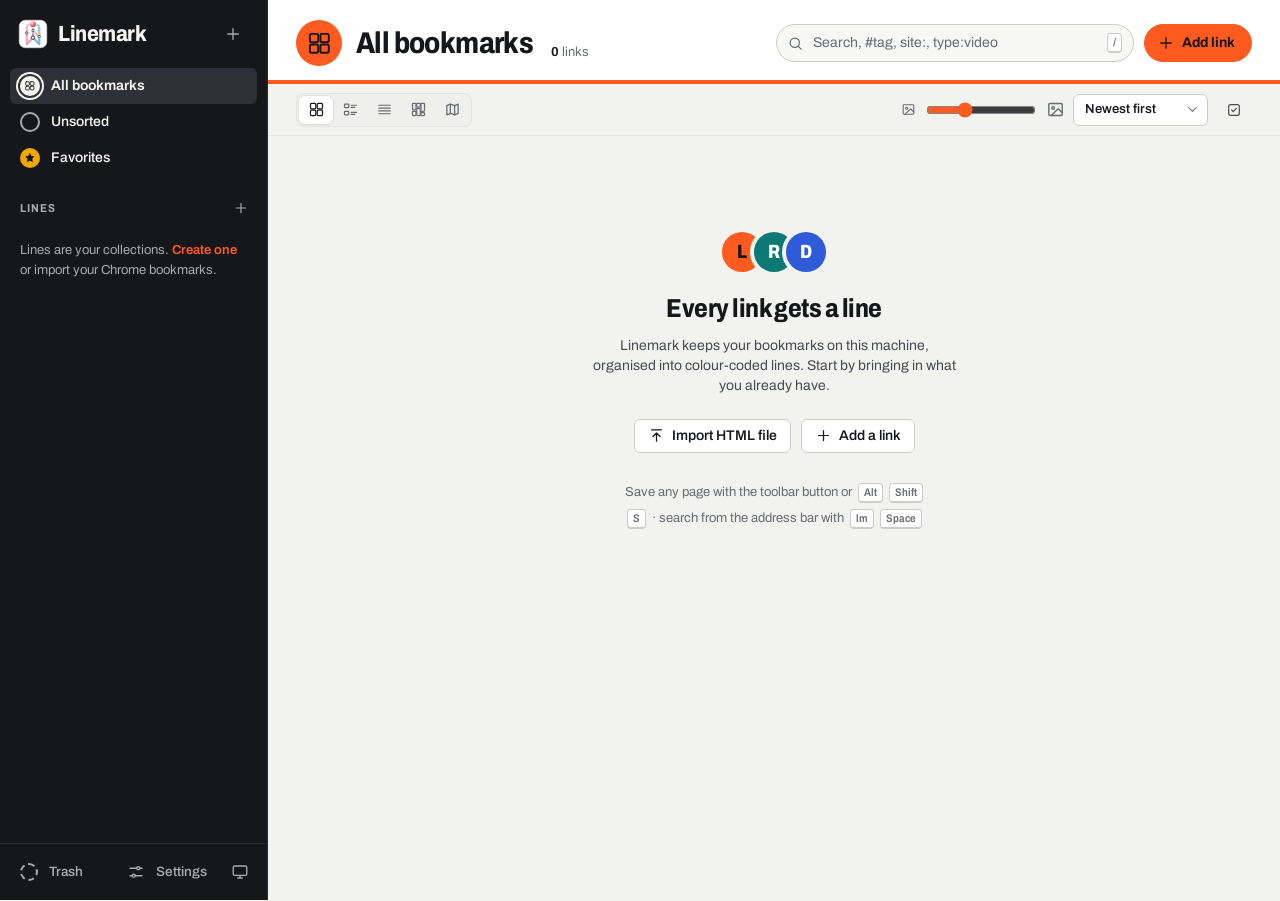
<file: app.html>
<!doctype html>
<html lang="en">
<head>
  <meta charset="utf-8">
  <meta name="viewport" content="width=device-width, initial-scale=1">
  <title>Linemark</title>
  <link rel="icon" href="icons/logo.svg" type="image/svg+xml">
  <link rel="preload" href="fonts/archivo-wdth.woff2" as="font" type="font/woff2" crossorigin>
  <link rel="stylesheet" href="css/base.css">
  <link rel="stylesheet" href="css/app.css">
  <script src="js/theme-boot.js"></script>
</head>
<body>
  <div class="app">
    <nav class="band" id="band" aria-label="Library"></nav>
    <main class="work">
      <header class="station" id="station"></header>
      <div class="subbar" id="subbar"></div>
      <div class="content" id="content" tabindex="-1"></div>
    </main>
  </div>

  <div class="scrim" id="scrim"></div>
  <aside class="drawer" id="drawer" role="dialog" aria-modal="true" aria-label="Edit link" aria-hidden="true"></aside>
  <div class="bulk" id="bulk" role="toolbar" aria-label="Selection actions"></div>
  <div class="toasts" id="toasts" aria-live="polite"></div>
  <div class="sr" id="announce" role="status" aria-live="polite"></div>
  <input type="file" id="file-html" accept=".html,.htm,text/html" hidden>
  <input type="file" id="file-json" accept=".json,application/json" hidden>

  <script type="module" src="js/app.js"></script>
</body>
</html>
</file>
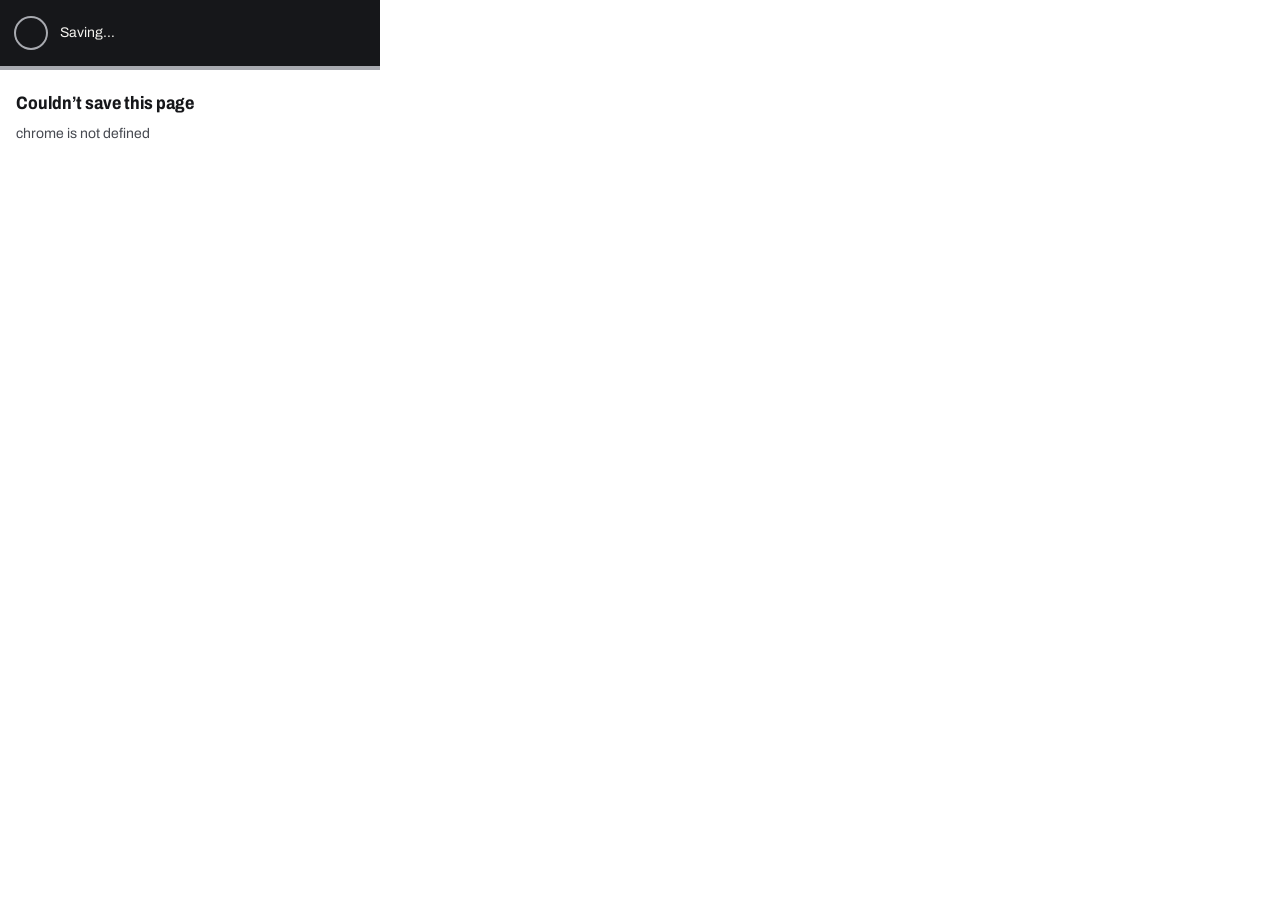
<file: popup.html>
<!doctype html>
<html lang="en">
<head>
  <meta charset="utf-8">
  <meta name="viewport" content="width=device-width, initial-scale=1">
  <title>Save to Linemark</title>
  <link rel="preload" href="fonts/archivo-wdth.woff2" as="font" type="font/woff2" crossorigin>
  <link rel="stylesheet" href="css/base.css">
  <link rel="stylesheet" href="css/popup.css">
  <script src="js/theme-boot.js"></script>
</head>
<body>
  <div class="pop" id="pop">
    <header class="pop-band" id="band">
      <span class="bullet ring" style="--bs:34px;--c:var(--band-ink-2)"></span>
      <div class="pop-status"><span class="pop-kicker">Saving…</span></div>
    </header>
    <h1 class="sr">Save to Linemark</h1>
    <main class="pop-body" id="body"></main>
  </div>
  <div class="toasts" id="toasts" aria-live="polite"></div>
  <script type="module" src="js/popup.js"></script>
</body>
</html>
</file>
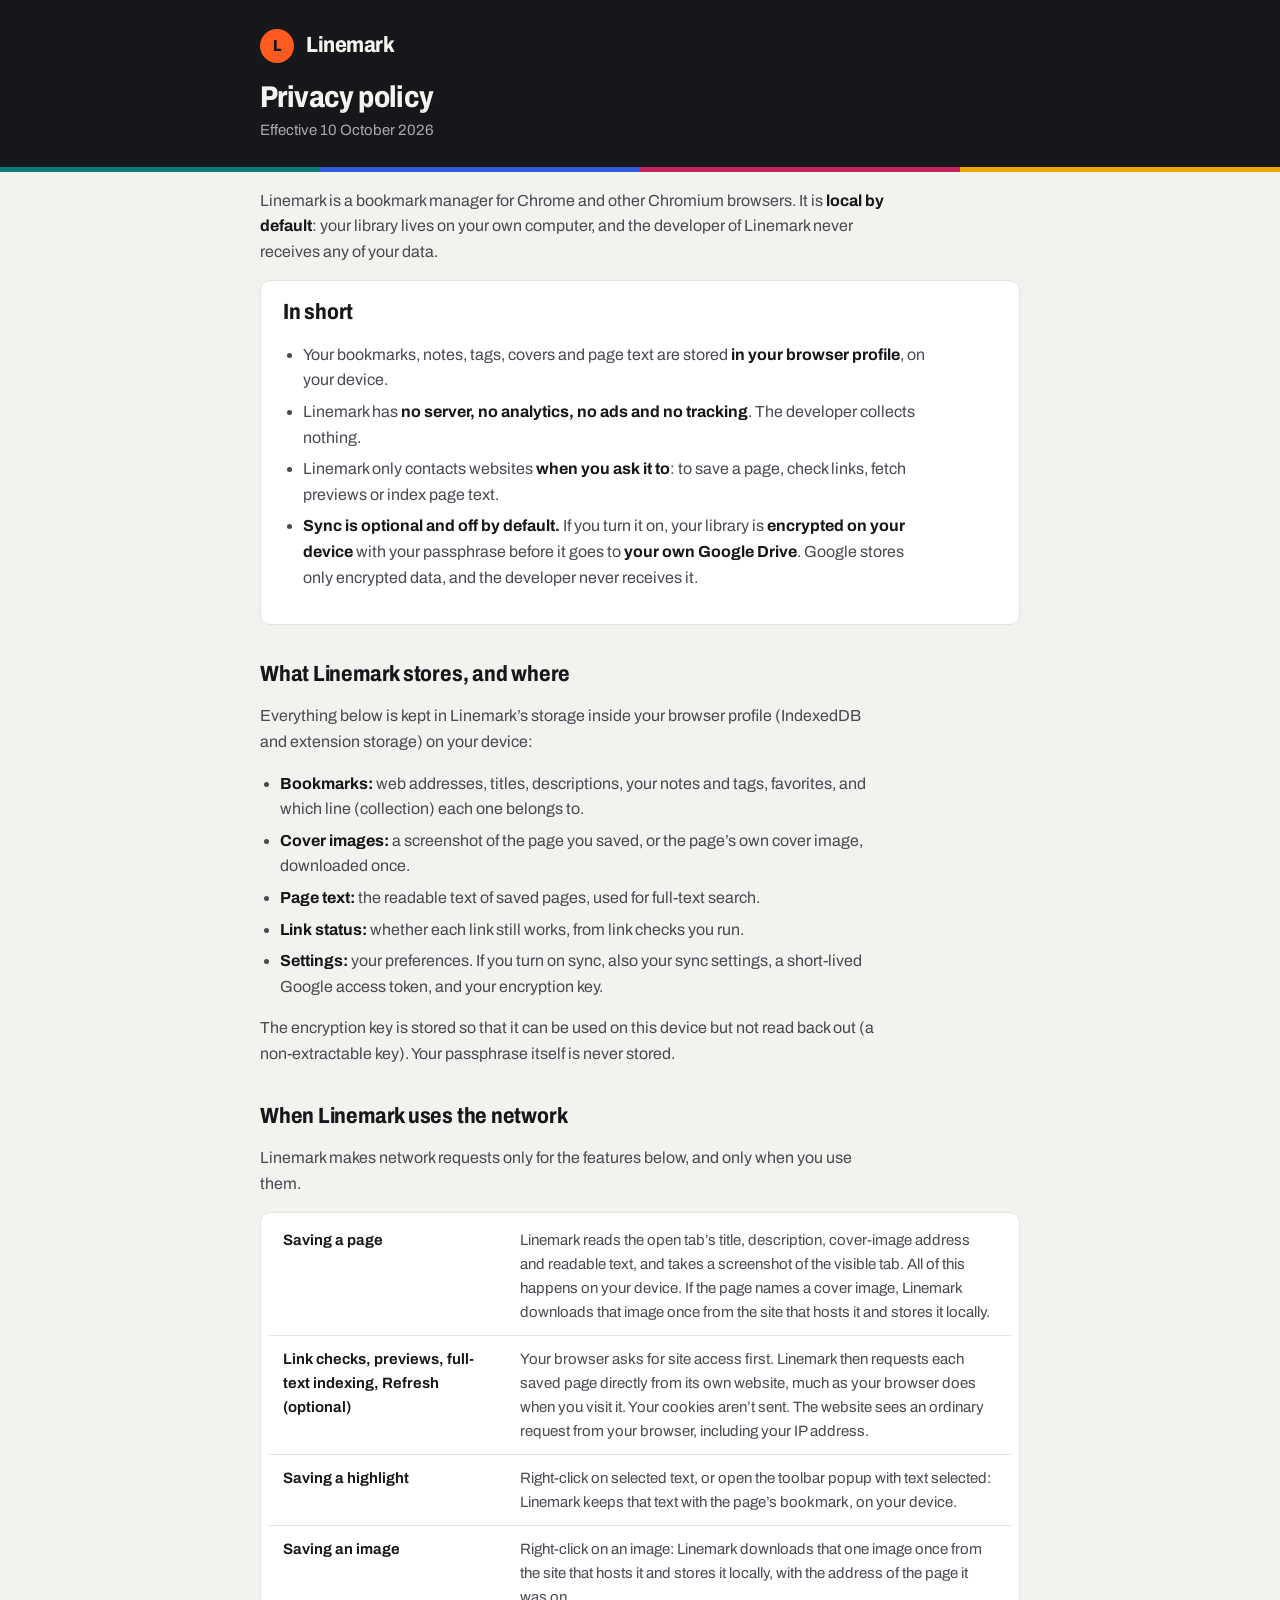
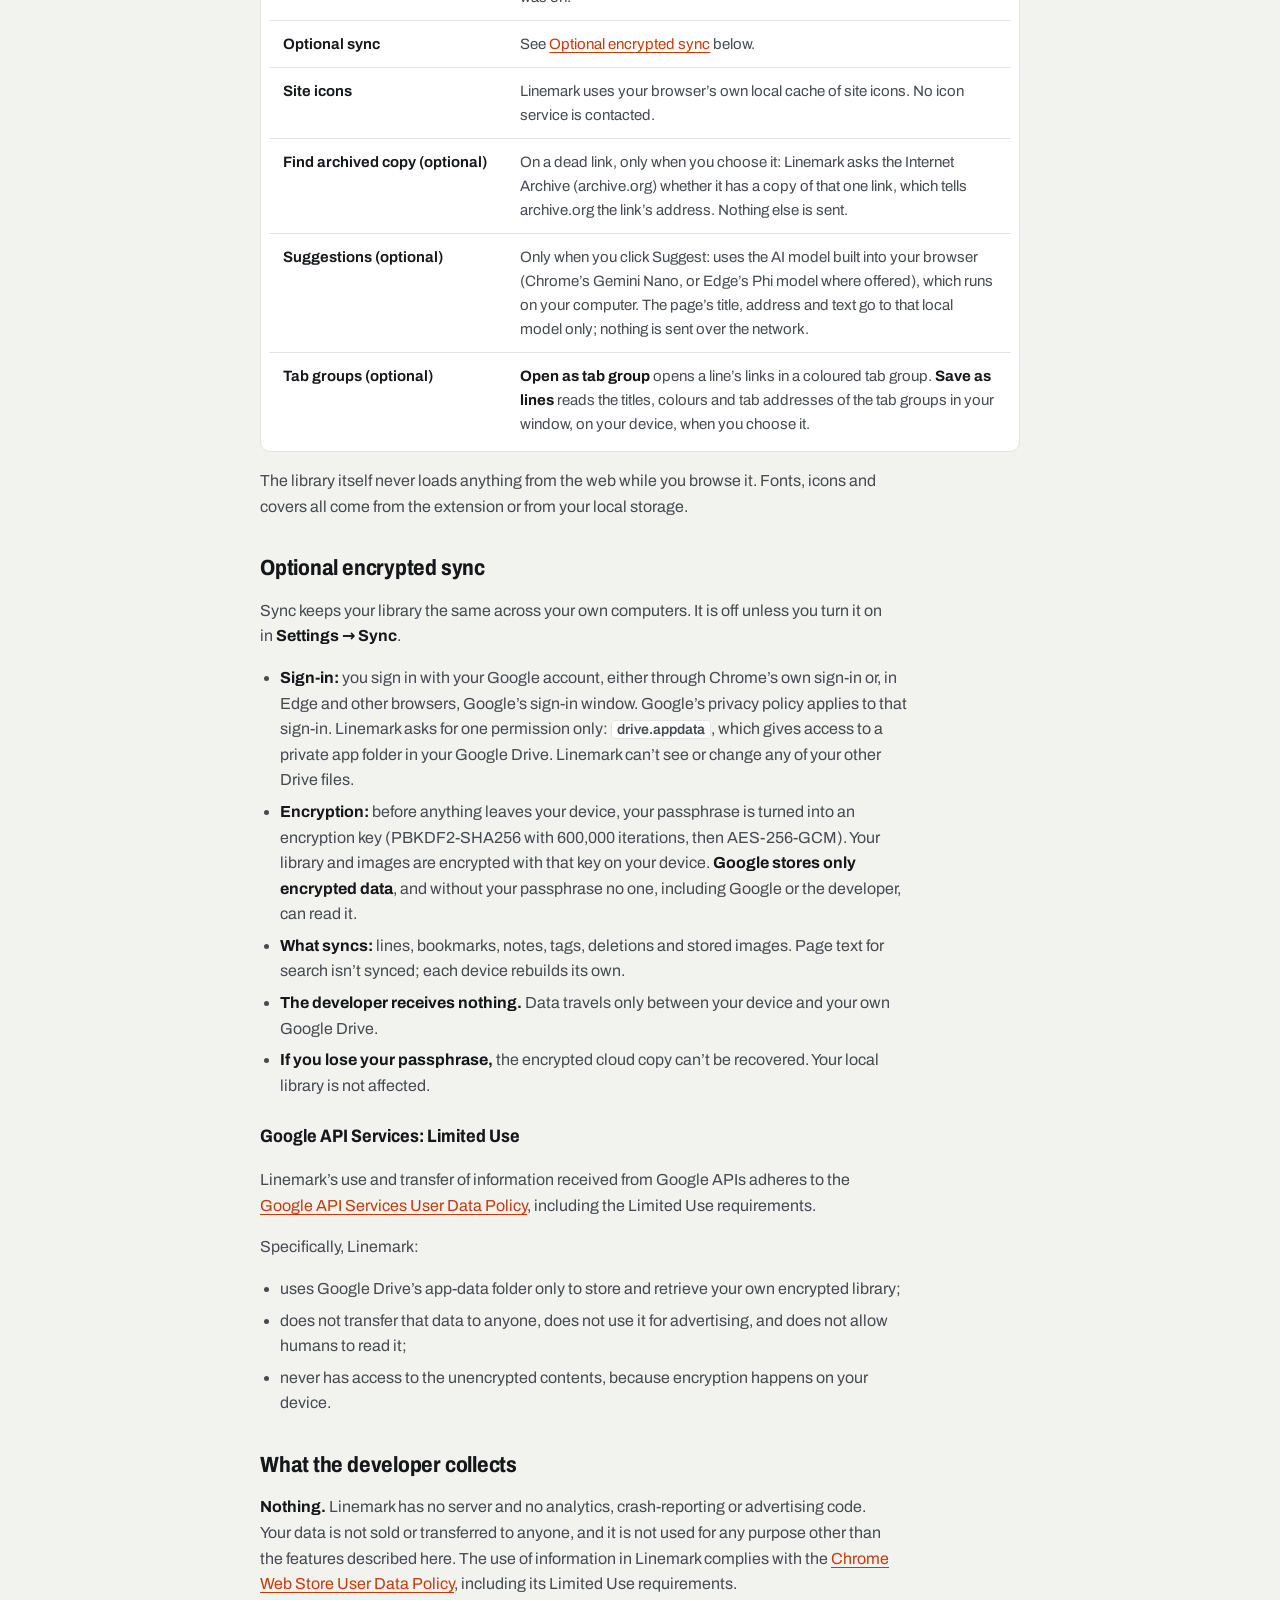
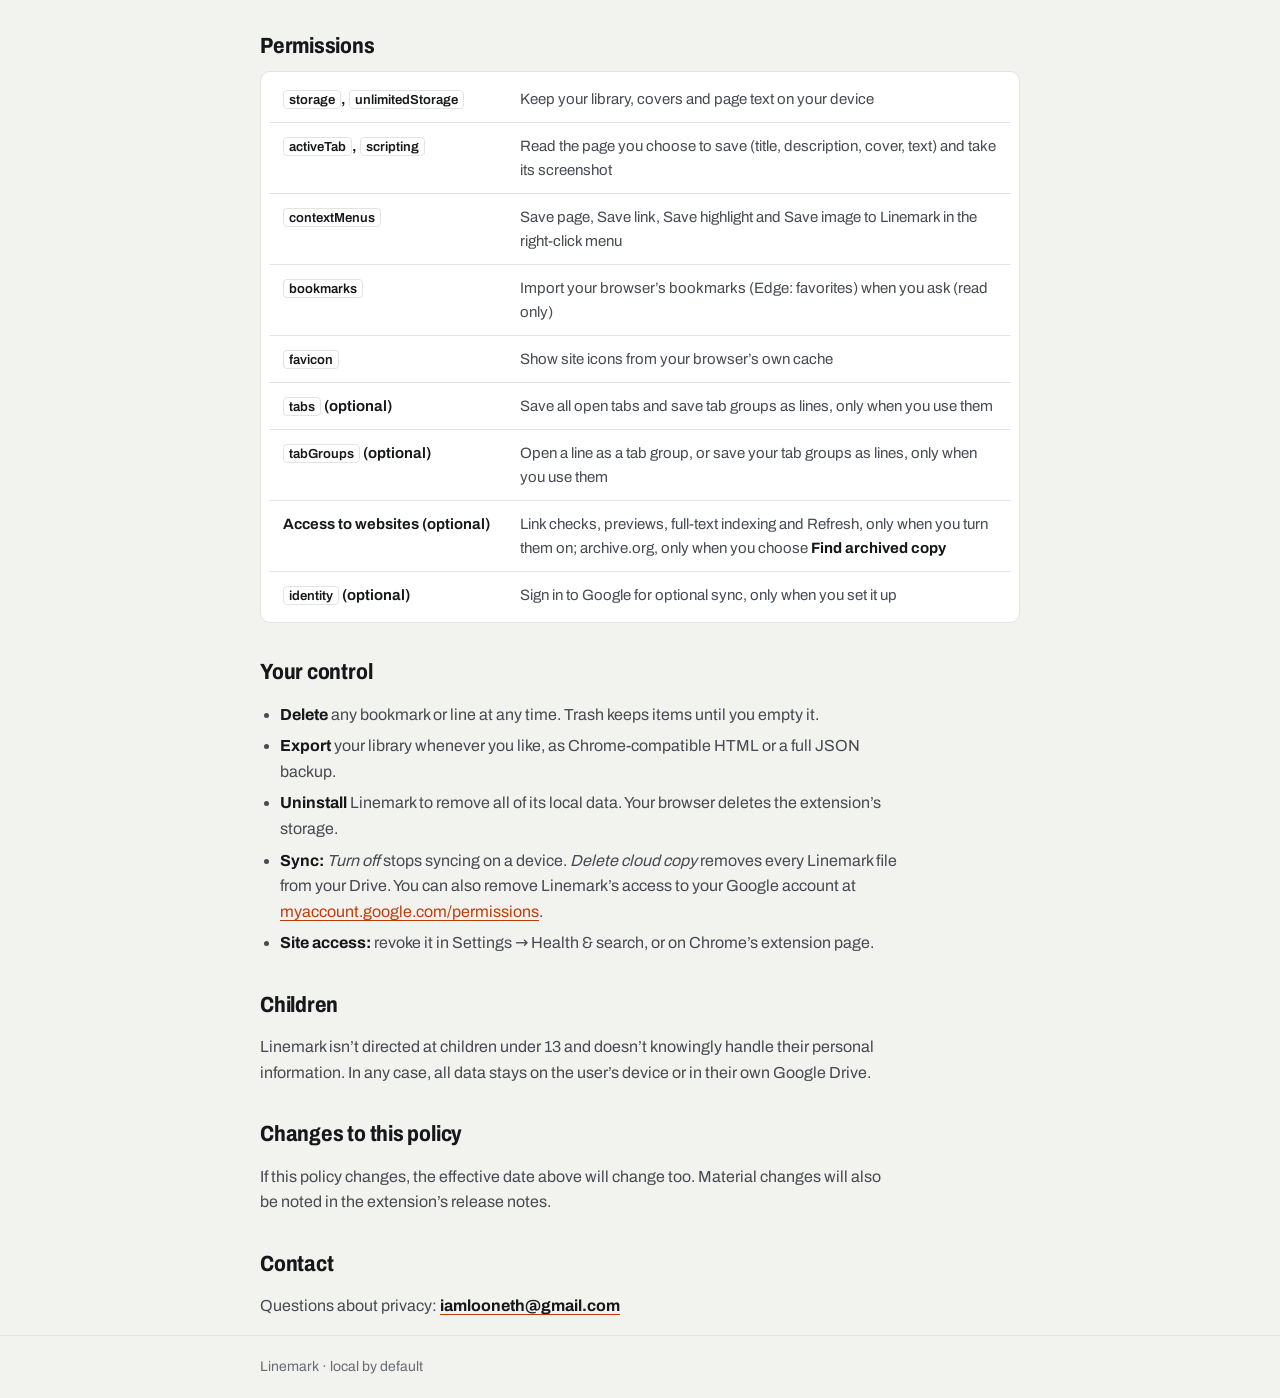
<file: docs/privacy.html>
<!doctype html>
<html lang="en">
<head>
<meta charset="utf-8">
<meta name="viewport" content="width=device-width, initial-scale=1">
<title>Privacy policy · Linemark</title>
<meta name="description" content="How Linemark handles your data: local by default, nothing collected by the developer, optional end-to-end encrypted sync to your own Google Drive.">
<!-- Publishable copy of PRIVACY.md (keep the two in step). Self-contained: no external fonts, scripts or trackers. -->
<style>
  @font-face { font-family: 'Archivo'; src: url('fonts/archivo-wdth.woff2') format('woff2'); font-weight: 100 900; font-stretch: 62% 125%; font-display: block; }
  :root {
    --ink: #16171a; --ink-2: #474a51; --ink-3: #686b73; --ground: #f2f2ef; --surface: #ffffff; --rule: #e3e3df;
    --band: #16171a; --band-ink: #f4f3ef; --brand: #ff5a1f; --brand-text: #c23c0b;
    --teal: #0b7a75; --cobalt: #2f5bd8; --magenta: #c2255c; --amber: #f0a800;
    color-scheme: light;
  }
  @media (prefers-color-scheme: dark) {
    :root { --ink: #ecebe7; --ink-2: #c0c2c7; --ink-3: #9a9da5; --ground: #0f1012; --surface: #18191c; --rule: #2a2c31; --brand-text: #ff7d4a; color-scheme: dark; }
  }
  * { box-sizing: border-box; }
  body { margin: 0; background: var(--ground); color: var(--ink); font-family: 'Archivo', 'Segoe UI Variable Text', 'Segoe UI', system-ui, sans-serif; font-size: 1rem; line-height: 1.6; -webkit-font-smoothing: antialiased; }
  ::selection { background: rgba(255, 90, 31, 0.2); }
  a { color: var(--brand-text); text-underline-offset: 3px; }
  a:focus-visible { outline: 2px solid var(--brand); outline-offset: 2px; border-radius: 4px; }
  header { position: relative; background: var(--band); color: var(--band-ink); padding: 28px 0 30px; }
  header::after { content: ''; position: absolute; left: 0; right: 0; bottom: 0; height: 5px; background: linear-gradient(90deg, var(--teal) 0 25%, var(--cobalt) 25% 50%, var(--magenta) 50% 75%, var(--amber) 75%); }
  .wrap { max-width: 800px; margin: 0 auto; padding: 0 20px; }
  .brand { display: flex; align-items: center; gap: 12px; font-weight: 760; font-stretch: 87.5%; font-size: 1.375rem; letter-spacing: -0.02em; }
  .bullet { width: 34px; height: 34px; border-radius: 50%; background: var(--brand); color: #16171a; display: grid; place-items: center; font-weight: 800; font-stretch: 82%; font-size: 1rem; flex: none; }
  h1 { margin: 18px 0 4px; font-size: 1.875rem; font-weight: 760; font-stretch: 85%; line-height: 1.08; letter-spacing: -0.02em; }
  .meta { color: #a8aab0; font-size: 0.9375rem; }
  main { padding-top: 32px; padding-bottom: 64px; }
  .summary { background: var(--surface); border: 1px solid var(--rule); border-radius: 10px; padding: 18px 22px; margin-bottom: 28px; }
  .summary h2 { margin-top: 0; }
  h2 { font-size: 1.375rem; font-weight: 740; font-stretch: 85%; letter-spacing: -0.01em; margin: 36px 0 8px; line-height: 1.2; }
  h3 { font-size: 1.125rem; font-weight: 720; font-stretch: 87.5%; margin: 24px 0 6px; }
  p, li { color: var(--ink-2); max-width: 70ch; }
  strong { color: var(--ink); }
  ul { padding-left: 1.25rem; }
  li { margin: 6px 0; }
  code { font-family: inherit; font-weight: 600; font-size: 0.875em; background: var(--surface); border: 1px solid var(--rule); border-radius: 4px; padding: 1px 5px; }
  .table { overflow-x: auto; border: 1px solid var(--rule); border-radius: 10px; background: var(--surface); margin: 12px 0; padding: 4px 8px; }
  table { border-collapse: collapse; width: 100%; font-size: 0.9375rem; }
  th, td { text-align: left; vertical-align: top; padding: 11px 14px; border-bottom: 1px solid var(--rule); color: var(--ink-2); }
  th { color: var(--ink); font-weight: 650; width: 32%; }
  tr:last-child th, tr:last-child td { border-bottom: 0; }
  footer { border-top: 1px solid var(--rule); padding: 20px 0; color: var(--ink-3); font-size: 0.875rem; }
</style>
</head>
<body>
<header><div class="wrap">
  <div class="brand"><span class="bullet" aria-hidden="true">L</span>Linemark</div>
  <h1>Privacy policy</h1>
  <div class="meta">Effective 10 October 2026</div>
</div></header>

<main class="wrap">
  <p>Linemark is a bookmark manager for Chrome and other Chromium browsers. It is <strong>local by default</strong>: your library lives on your own computer, and the developer of Linemark never receives any of your data.</p>

  <section class="summary" aria-labelledby="short">
    <h2 id="short">In short</h2>
    <ul>
      <li>Your bookmarks, notes, tags, covers and page text are stored <strong>in your browser profile</strong>, on your device.</li>
      <li>Linemark has <strong>no server, no analytics, no ads and no tracking</strong>. The developer collects nothing.</li>
      <li>Linemark only contacts websites <strong>when you ask it to</strong>: to save a page, check links, fetch previews or index page text.</li>
      <li><strong>Sync is optional and off by default.</strong> If you turn it on, your library is <strong>encrypted on your device</strong> with your passphrase before it goes to <strong>your own Google Drive</strong>. Google stores only encrypted data, and the developer never receives it.</li>
    </ul>
  </section>

  <h2>What Linemark stores, and where</h2>
  <p>Everything below is kept in Linemark’s storage inside your browser profile (IndexedDB and extension storage) on your device:</p>
  <ul>
    <li><strong>Bookmarks:</strong> web addresses, titles, descriptions, your notes and tags, favorites, and which line (collection) each one belongs to.</li>
    <li><strong>Cover images:</strong> a screenshot of the page you saved, or the page’s own cover image, downloaded once.</li>
    <li><strong>Page text:</strong> the readable text of saved pages, used for full-text search.</li>
    <li><strong>Link status:</strong> whether each link still works, from link checks you run.</li>
    <li><strong>Settings:</strong> your preferences. If you turn on sync, also your sync settings, a short-lived Google access token, and your encryption key.</li>
  </ul>
  <p>The encryption key is stored so that it can be used on this device but not read back out (a non-extractable key). Your passphrase itself is never stored.</p>

  <h2>When Linemark uses the network</h2>
  <p>Linemark makes network requests only for the features below, and only when you use them.</p>
  <div class="table"><table>
    <tr><th scope="row">Saving a page</th><td>Linemark reads the open tab’s title, description, cover-image address and readable text, and takes a screenshot of the visible tab. All of this happens on your device. If the page names a cover image, Linemark downloads that image once from the site that hosts it and stores it locally.</td></tr>
    <tr><th scope="row">Link checks, previews, full-text indexing, Refresh (optional)</th><td>Your browser asks for site access first. Linemark then requests each saved page directly from its own website, much as your browser does when you visit it. Your cookies aren’t sent. The website sees an ordinary request from your browser, including your IP address.</td></tr>
    <tr><th scope="row">Saving a highlight</th><td>Right-click on selected text, or open the toolbar popup with text selected: Linemark keeps that text with the page’s bookmark, on your device.</td></tr>
    <tr><th scope="row">Saving an image</th><td>Right-click on an image: Linemark downloads that one image once from the site that hosts it and stores it locally, with the address of the page it was on.</td></tr>
    <tr><th scope="row">Optional sync</th><td>See <a href="#sync">Optional encrypted sync</a> below.</td></tr>
    <tr><th scope="row">Site icons</th><td>Linemark uses your browser’s own local cache of site icons. No icon service is contacted.</td></tr>
    <tr><th scope="row">Find archived copy (optional)</th><td>On a dead link, only when you choose it: Linemark asks the Internet Archive (archive.org) whether it has a copy of that one link, which tells archive.org the link’s address. Nothing else is sent.</td></tr>
    <tr><th scope="row">Suggestions (optional)</th><td>Only when you click Suggest: uses the AI model built into your browser (Chrome’s Gemini Nano, or Edge’s Phi model where offered), which runs on your computer. The page’s title, address and text go to that local model only; nothing is sent over the network.</td></tr>
    <tr><th scope="row">Tab groups (optional)</th><td><strong>Open as tab group</strong> opens a line’s links in a coloured tab group. <strong>Save as lines</strong> reads the titles, colours and tab addresses of the tab groups in your window, on your device, when you choose it.</td></tr>
  </table></div>
  <p>The library itself never loads anything from the web while you browse it. Fonts, icons and covers all come from the extension or from your local storage.</p>

  <h2 id="sync">Optional encrypted sync</h2>
  <p>Sync keeps your library the same across your own computers. It is off unless you turn it on in <strong>Settings → Sync</strong>.</p>
  <ul>
    <li><strong>Sign-in:</strong> you sign in with your Google account, either through Chrome’s own sign-in or, in Edge and other browsers, Google’s sign-in window. Google’s privacy policy applies to that sign-in. Linemark asks for one permission only: <code>drive.appdata</code>, which gives access to a private app folder in your Google Drive. Linemark can’t see or change any of your other Drive files.</li>
    <li><strong>Encryption:</strong> before anything leaves your device, your passphrase is turned into an encryption key (PBKDF2-SHA256 with 600,000 iterations, then AES-256-GCM). Your library and images are encrypted with that key on your device. <strong>Google stores only encrypted data</strong>, and without your passphrase no one, including Google or the developer, can read it.</li>
    <li><strong>What syncs:</strong> lines, bookmarks, notes, tags, deletions and stored images. Page text for search isn’t synced; each device rebuilds its own.</li>
    <li><strong>The developer receives nothing.</strong> Data travels only between your device and your own Google Drive.</li>
    <li><strong>If you lose your passphrase,</strong> the encrypted cloud copy can’t be recovered. Your local library is not affected.</li>
  </ul>
  <h3>Google API Services: Limited Use</h3>
  <p>Linemark’s use and transfer of information received from Google APIs adheres to the <a href="https://developers.google.com/terms/api-services-user-data-policy">Google API Services User Data Policy</a>, including the Limited Use requirements.</p>
  <p>Specifically, Linemark:</p>
  <ul>
    <li>uses Google Drive’s app-data folder only to store and retrieve your own encrypted library;</li>
    <li>does not transfer that data to anyone, does not use it for advertising, and does not allow humans to read it;</li>
    <li>never has access to the unencrypted contents, because encryption happens on your device.</li>
  </ul>

  <h2>What the developer collects</h2>
  <p><strong>Nothing.</strong> Linemark has no server and no analytics, crash-reporting or advertising code. Your data is not sold or transferred to anyone, and it is not used for any purpose other than the features described here. The use of information in Linemark complies with the <a href="https://developer.chrome.com/docs/webstore/program-policies/user-data-faq">Chrome Web Store User Data Policy</a>, including its Limited Use requirements.</p>

  <h2>Permissions</h2>
  <div class="table"><table>
    <tr><th scope="row"><code>storage</code>, <code>unlimitedStorage</code></th><td>Keep your library, covers and page text on your device</td></tr>
    <tr><th scope="row"><code>activeTab</code>, <code>scripting</code></th><td>Read the page you choose to save (title, description, cover, text) and take its screenshot</td></tr>
    <tr><th scope="row"><code>contextMenus</code></th><td>Save page, Save link, Save highlight and Save image to Linemark in the right-click menu</td></tr>
    <tr><th scope="row"><code>bookmarks</code></th><td>Import your browser’s bookmarks (Edge: favorites) when you ask (read only)</td></tr>
    <tr><th scope="row"><code>favicon</code></th><td>Show site icons from your browser’s own cache</td></tr>
    <tr><th scope="row"><code>tabs</code> (optional)</th><td>Save all open tabs and save tab groups as lines, only when you use them</td></tr>
    <tr><th scope="row"><code>tabGroups</code> (optional)</th><td>Open a line as a tab group, or save your tab groups as lines, only when you use them</td></tr>
    <tr><th scope="row">Access to websites (optional)</th><td>Link checks, previews, full-text indexing and Refresh, only when you turn them on; archive.org, only when you choose <strong>Find archived copy</strong></td></tr>
    <tr><th scope="row"><code>identity</code> (optional)</th><td>Sign in to Google for optional sync, only when you set it up</td></tr>
  </table></div>

  <h2>Your control</h2>
  <ul>
    <li><strong>Delete</strong> any bookmark or line at any time. Trash keeps items until you empty it.</li>
    <li><strong>Export</strong> your library whenever you like, as Chrome-compatible HTML or a full JSON backup.</li>
    <li><strong>Uninstall</strong> Linemark to remove all of its local data. Your browser deletes the extension’s storage.</li>
    <li><strong>Sync:</strong> <em>Turn off</em> stops syncing on a device. <em>Delete cloud copy</em> removes every Linemark file from your Drive. You can also remove Linemark’s access to your Google account at <a href="https://myaccount.google.com/permissions">myaccount.google.com/permissions</a>.</li>
    <li><strong>Site access:</strong> revoke it in Settings → Health &amp; search, or on Chrome’s extension page.</li>
  </ul>

  <h2>Children</h2>
  <p>Linemark isn’t directed at children under 13 and doesn’t knowingly handle their personal information. In any case, all data stays on the user’s device or in their own Google Drive.</p>

  <h2>Changes to this policy</h2>
  <p>If this policy changes, the effective date above will change too. Material changes will also be noted in the extension’s release notes.</p>

  <h2>Contact</h2>
  <p>Questions about privacy: <a href="mailto:iamlooneth@gmail.com"><strong>iamlooneth@gmail.com</strong></a></p>
</main>
<footer><div class="wrap">Linemark · local by default</div></footer>
</body>
</html>
</file>
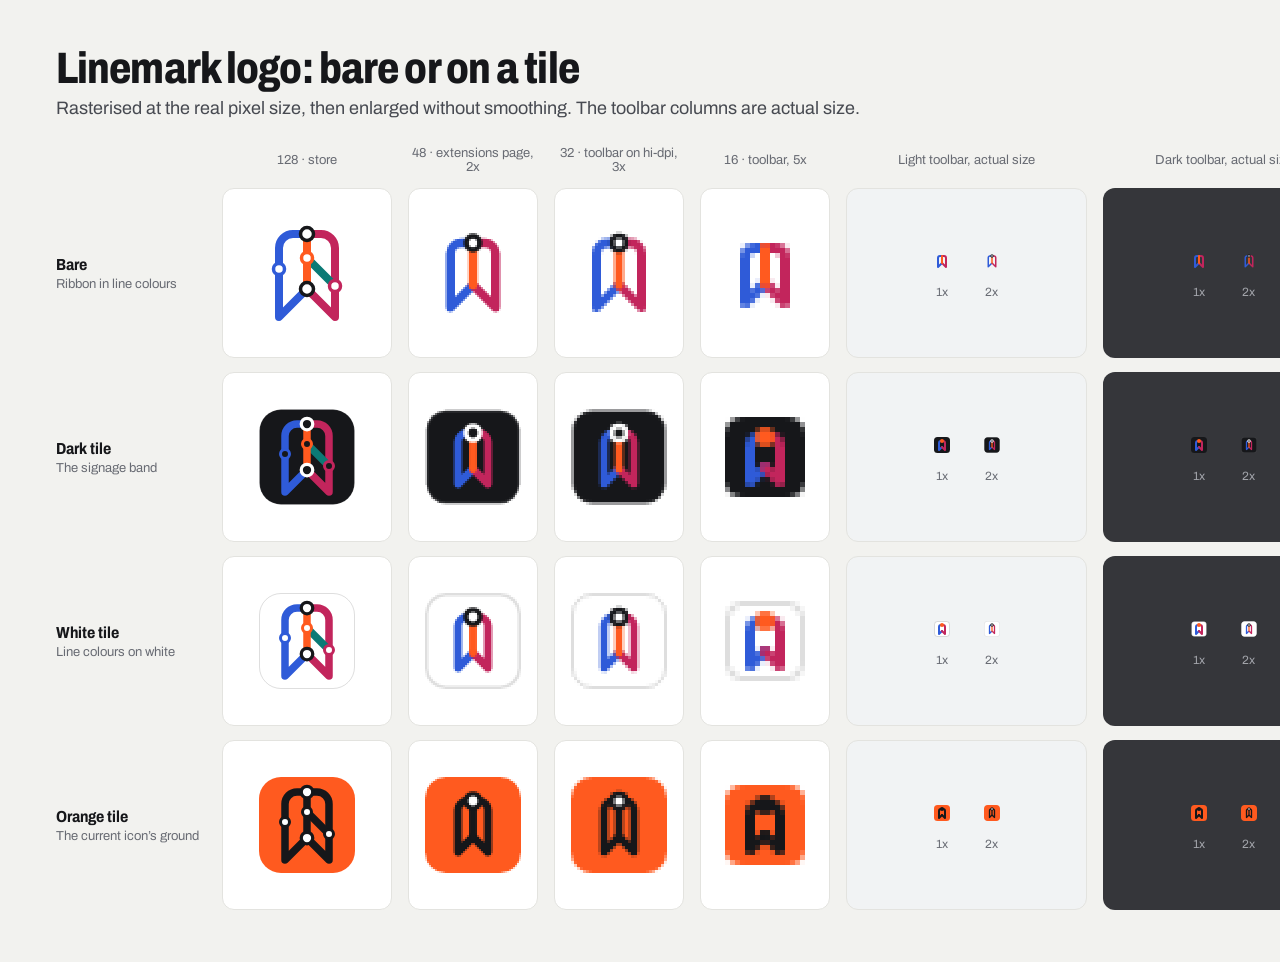
<file: store/logo/compare.html>
<!doctype html>
<!-- Logo comparison: the bare mark, the dark tile, the orange tile and the current icon, each rasterised at the
     real sizes Chrome uses (then enlarged without smoothing), and at actual size on light and dark toolbars. -->
<html><head><meta charset="utf-8"><title>Linemark logo tiles</title>
<style>
  @font-face { font-family: 'Archivo'; src: url('../../fonts/archivo-wdth.woff2') format('woff2'); font-weight: 100 900; font-stretch: 62% 125%; }
  * { box-sizing: border-box; }
  body { margin: 0; width: 1400px; padding: 44px 56px 52px; background: #f2f2ef; color: #16171a; font-family: 'Archivo', 'Segoe UI', sans-serif; -webkit-font-smoothing: antialiased; }
  h1 { margin: 0; font-size: 44px; font-weight: 790; font-stretch: 80%; letter-spacing: -0.02em; }
  h1 + p { margin: 6px 0 28px; color: #474a51; font-size: 18px; }
  .grid { display: grid; grid-template-columns: 150px 170px 130px 130px 130px 1fr 1fr; gap: 14px 16px; align-items: center; }
  .h { font-size: 13px; color: #686b73; text-align: center; }
  .name { font-size: 16px; font-weight: 720; font-stretch: 85%; }
  .name small { display: block; margin-top: 4px; font-size: 13px; font-weight: 400; color: #686b73; font-stretch: 100%; }
  .cell { display: grid; place-items: center; height: 170px; background: #fff; border-radius: 12px; border: 1px solid #e3e3df; }
  canvas { image-rendering: pixelated; display: block; }
  /* a toolbar strip at actual size: a 16px icon in its 28px button, at 1x (16px file) and 2x (32px file) */
  .bar { height: 170px; border-radius: 12px; display: flex; align-items: center; justify-content: center; gap: 22px; }
  .bar.light { background: #f1f3f4; border: 1px solid #e3e3df; } .bar.dark { background: #35363a; }
  .bar figure { margin: 0; display: flex; flex-direction: column; align-items: center; gap: 10px; font-size: 12px; color: #686b73; }
  .bar.dark figure { color: #a3a5ab; }
  .bar canvas { width: 16px; height: 16px; image-rendering: auto; }
  .slot { width: 28px; height: 28px; display: grid; place-items: center; }
</style></head>
<body>
<h1>Linemark logo: bare or on a tile</h1>
<p>Rasterised at the real pixel size, then enlarged without smoothing. The toolbar columns are actual size.</p>
<div class="grid" id="grid">
  <span></span><span class="h">128 · store</span><span class="h">48 · extensions page, 2x</span><span class="h">32 · toolbar on hi-dpi, 3x</span><span class="h">16 · toolbar, 5x</span><span class="h">Light toolbar, actual size</span><span class="h">Dark toolbar, actual size</span>
</div>
<script>
const SETS = [
  ['Bare', 'Ribbon in line colours', { 128: 'linemark-logo.svg', 48: 'linemark-logo-32.svg', 32: 'linemark-logo-32.svg', 16: 'linemark-logo-16.svg' }],
  ['Dark tile', 'The signage band', { 128: 'tile-dark.svg', 48: 'tile-dark-32.svg', 32: 'tile-dark-32.svg', 16: 'tile-dark-16.svg' }],
  ['White tile', 'Line colours on white', { 128: 'tile-white.svg', 48: 'tile-white-32.svg', 32: 'tile-white-32.svg', 16: 'tile-white-16.svg' }],
  ['Orange tile', 'The current icon’s ground', { 128: 'tile-orange.svg', 48: 'tile-orange-32.svg', 32: 'tile-orange-32.svg', 16: 'tile-orange-16.svg' }],
  ];
const ZOOM = { 128: 1, 48: 2, 32: 3, 16: 5 };
const load = (src) => new Promise((r) => { const i = new Image(); i.onload = () => r(i); i.src = src; });
const raster = (img, px, css) => { const c = document.createElement('canvas'); c.width = c.height = px; c.getContext('2d').drawImage(img, 0, 0, px, px); c.style.width = c.style.height = css + 'px'; return c; };
(async () => {
  const grid = document.getElementById('grid');
  for (const [name, sub, files] of SETS) {
    const img = {}; for (const s of [128, 48, 32, 16]) img[s] = await load(files[s]);
    grid.insertAdjacentHTML('beforeend', `<span class="name">${name}<small>${sub}</small></span>`);
    for (const s of [128, 48, 32, 16]) { const cell = document.createElement('div'); cell.className = 'cell'; cell.append(raster(img[s], s, s * ZOOM[s])); grid.append(cell); }
    for (const tone of ['light', 'dark']) {
      const bar = document.createElement('div'); bar.className = `bar ${tone}`;
      for (const [s, label] of [[16, '1x'], [32, '2x']]) { const f = document.createElement('figure'); const slot = document.createElement('span'); slot.className = 'slot'; slot.append(raster(img[s], s, 16)); f.append(slot); f.insertAdjacentHTML('beforeend', label); bar.append(f); }
      grid.append(bar);
    }
  }
  document.title = 'ready';
})();
</script>
</body></html>
</file>
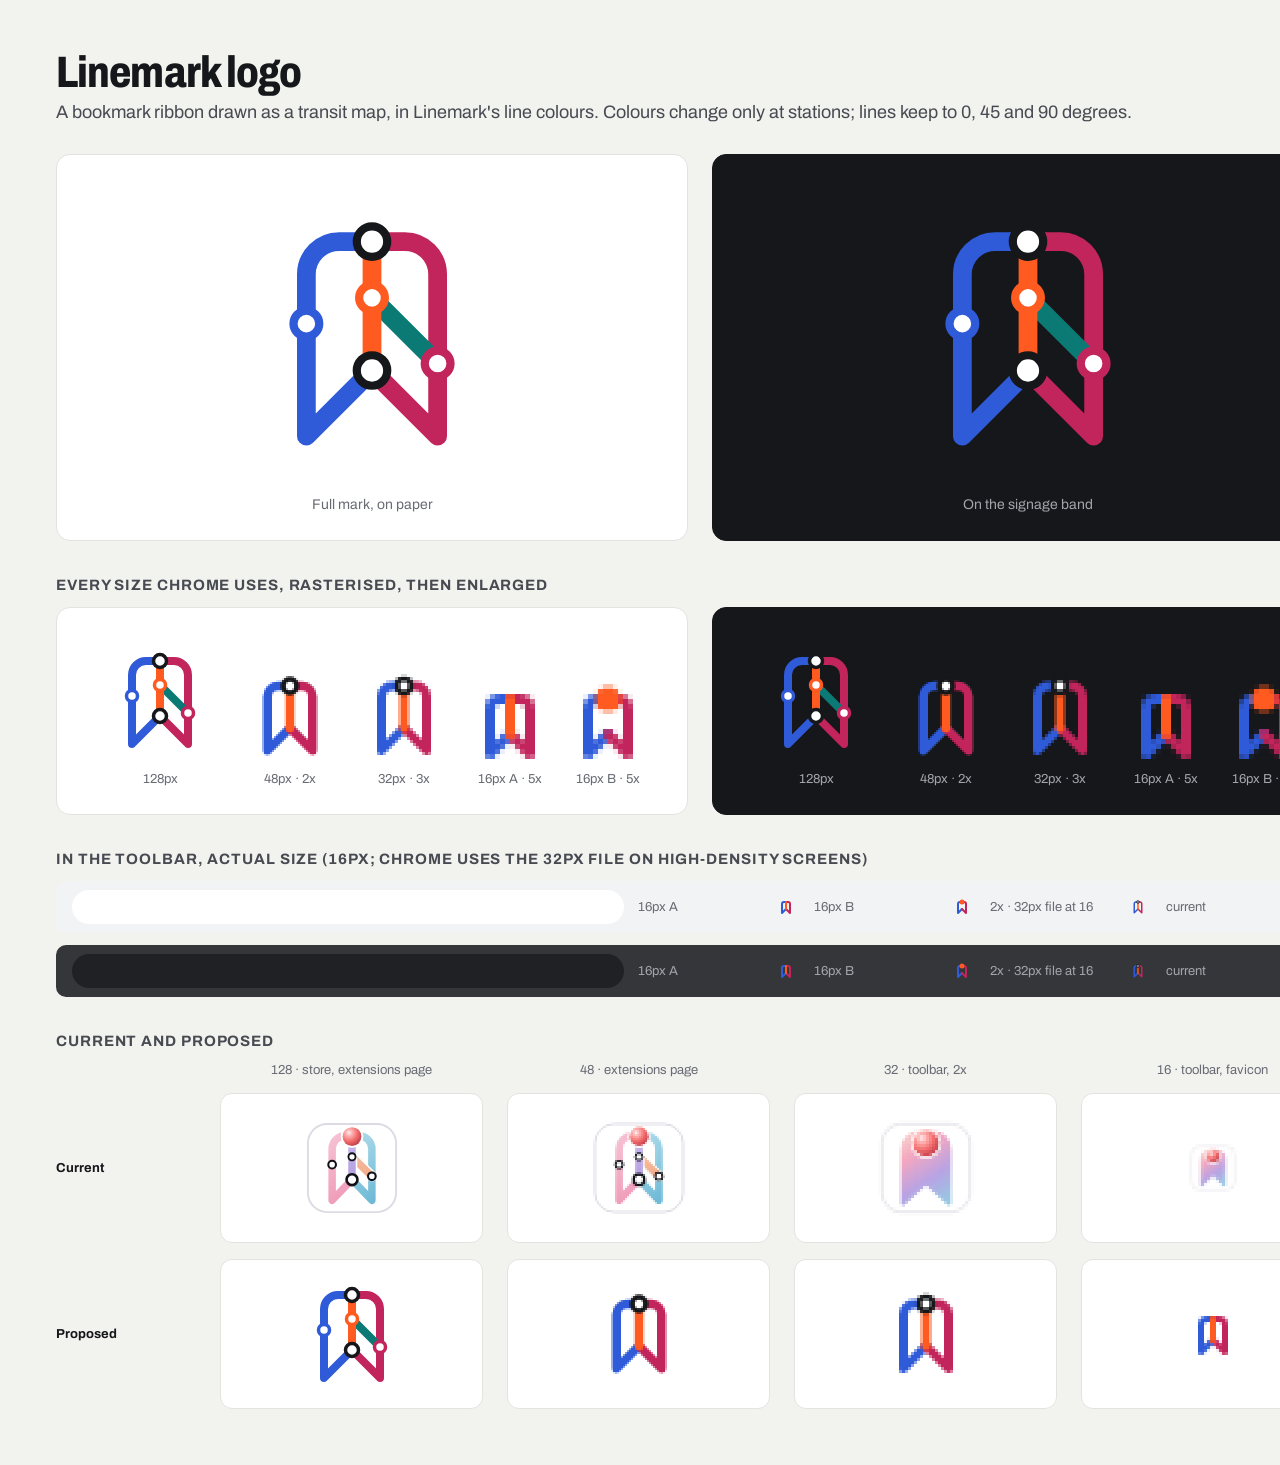
<file: store/logo/preview.html>
<!doctype html>
<!-- Logo preview sheet: the proposed mark at every size Chrome uses, rasterised at real pixel sizes
     (then enlarged without smoothing) on light and dark toolbars, beside the current icon. -->
<html><head><meta charset="utf-8"><title>Linemark logo</title>
<style>
  @font-face { font-family: 'Archivo'; src: url('../../fonts/archivo-wdth.woff2') format('woff2'); font-weight: 100 900; font-stretch: 62% 125%; }
  * { box-sizing: border-box; }
  body { margin: 0; width: 1400px; padding: 48px 56px 56px; background: #f2f2ef; color: #16171a; font-family: 'Archivo', 'Segoe UI', sans-serif; -webkit-font-smoothing: antialiased; }
  h1 { margin: 0; font-size: 44px; font-weight: 790; font-stretch: 80%; letter-spacing: -0.02em; }
  h1 + p { margin: 6px 0 32px; color: #474a51; font-size: 18px; }
  h2 { margin: 0 0 14px; font-size: 15px; font-weight: 700; letter-spacing: 0.06em; text-transform: uppercase; color: #474a51; }
  section { margin-top: 36px; }
  .row { display: flex; gap: 24px; align-items: stretch; }
  .tile { flex: 1; border-radius: 14px; padding: 28px; display: flex; flex-direction: column; align-items: center; justify-content: center; gap: 14px; border: 1px solid #e3e3df; background: #fff; }
  .tile.dark { background: #16171a; border-color: #16171a; color: #f4f3ef; }
  .tile small { font-size: 14px; color: #686b73; }
  .tile.dark small { color: #a3a5ab; }
  .hero img { width: 300px; height: 300px; }
  canvas { image-rendering: pixelated; display: block; }
  .sizes { display: flex; align-items: flex-end; gap: 18px; }
  .sizes figure { margin: 0; display: flex; flex-direction: column; align-items: center; gap: 8px; }
  .sizes figcaption { font-size: 13px; color: #686b73; }
  .dark .sizes figcaption { color: #a3a5ab; }
  /* a Chrome toolbar strip: omnibox stand-in, then extension icons at real size */
  .bar { display: flex; align-items: center; gap: 14px; height: 52px; padding: 0 16px; border-radius: 10px; }
  .bar .omni { flex: 1; height: 34px; border-radius: 17px; }
  .bar.light { background: #f1f3f4; } .bar.light .omni { background: #fff; }
  .bar.darkbar { background: #35363a; } .bar.darkbar .omni { background: #202124; }
  .bar canvas, .bar img { width: 16px; height: 16px; image-rendering: auto; }
  .bar .slot { width: 28px; height: 28px; display: grid; place-items: center; border-radius: 50%; }
  .label { font-size: 13px; color: #686b73; width: 120px; }
  .compare { display: grid; grid-template-columns: 140px repeat(4, 1fr); gap: 16px 24px; align-items: center; }
  .compare .h { font-size: 13px; color: #686b73; text-align: center; }
  .compare .cell { display: grid; place-items: center; height: 150px; background: #fff; border-radius: 12px; border: 1px solid #e3e3df; }
</style></head>
<body>
<h1>Linemark logo</h1>
<p>A bookmark ribbon drawn as a transit map, in Linemark's line colours. Colours change only at stations; lines keep to 0, 45 and 90 degrees.</p>

<div class="row hero">
  <div class="tile"><img src="linemark-logo.svg" alt=""><small>Full mark, on paper</small></div>
  <div class="tile dark"><img src="linemark-logo.svg" alt=""><small>On the signage band</small></div>
</div>

<section>
  <h2>Every size Chrome uses, rasterised, then enlarged</h2>
  <div class="row">
    <div class="tile"><div class="sizes" id="sizes-light"></div></div>
    <div class="tile dark"><div class="sizes" id="sizes-dark"></div></div>
  </div>
</section>

<section>
  <h2>In the toolbar, actual size (16px; Chrome uses the 32px file on high-density screens)</h2>
  <div class="row" style="flex-direction:column;gap:12px">
    <div class="bar light"><span class="omni"></span><span class="label">16px A</span><span class="slot" data-tb="16"></span><span class="label">16px B</span><span class="slot" data-tb="16b"></span><span class="label">2x · 32px file at 16</span><span class="slot" data-tb="32"></span><span class="label">current</span><span class="slot"><img src="../../icons/icon32.png" alt=""></span></div>
    <div class="bar darkbar"><span class="omni"></span><span class="label" style="color:#a3a5ab">16px A</span><span class="slot" data-tb="16"></span><span class="label" style="color:#a3a5ab">16px B</span><span class="slot" data-tb="16b"></span><span class="label" style="color:#a3a5ab">2x · 32px file at 16</span><span class="slot" data-tb="32"></span><span class="label" style="color:#a3a5ab">current</span><span class="slot"><img src="../../icons/icon32.png" alt=""></span></div>
  </div>
</section>

<section>
  <h2>Current and proposed</h2>
  <div class="compare" id="compare">
    <span></span><span class="h">128 · store, extensions page</span><span class="h">48 · extensions page</span><span class="h">32 · toolbar, 2x</span><span class="h">16 · toolbar, favicon</span>
  </div>
</section>

<script>
const FILES = { 128: 'linemark-logo.svg', 48: 'linemark-logo-32.svg', 32: 'linemark-logo-32.svg', 16: 'linemark-logo-16.svg', '16b': 'linemark-logo-16b.svg' };
const ZOOM = { 128: 1, 48: 2, 32: 3, 16: 5, '16b': 5 };
const load = (src) => new Promise((r) => { const i = new Image(); i.onload = () => r(i); i.src = src; });
// rasterise at the real pixel size, as Chrome would, then show it `zoom` times larger without smoothing
const raster = (img, px, zoom) => { const c = document.createElement('canvas'); c.width = c.height = px; c.getContext('2d').drawImage(img, 0, 0, px, px); c.style.width = c.style.height = px * zoom + 'px'; return c; };
(async () => {
  const imgs = {}; for (const [k, f] of Object.entries(FILES)) imgs[k] = await load(f);
  const cur = {}; for (const s of [128, 48, 32, 16]) cur[s] = await load(`../../icons/icon${s}.png`);
  for (const id of ['sizes-light', 'sizes-dark']) {
    const box = document.getElementById(id);
    for (const s of [128, 48, 32, 16, '16b']) { const px = parseInt(s); const f = document.createElement('figure'); f.append(raster(imgs[s], px, ZOOM[s])); f.insertAdjacentHTML('beforeend', `<figcaption>${s === '16b' ? '16px B' : s === 16 ? '16px A' : px + 'px'}${ZOOM[s] > 1 ? ` · ${ZOOM[s]}x` : ''}</figcaption>`); box.append(f); }
  }
  document.querySelectorAll('[data-tb]').forEach((slot) => { const s = slot.dataset.tb; const c = raster(imgs[s], parseInt(s), 1); c.style.width = c.style.height = '16px'; c.style.imageRendering = 'auto'; slot.append(c); });
  const cmp = document.getElementById('compare');
  for (const [name, set] of [['Current', cur], ['Proposed', imgs]]) {
    cmp.insertAdjacentHTML('beforeend', `<span class="h" style="text-align:left;font-weight:700;color:#16171a">${name}</span>`);
    for (const s of [128, 48, 32, 16]) { const cell = document.createElement('div'); cell.className = 'cell'; cell.append(raster(set[s], s, s === 128 ? 1 : Math.min(ZOOM[s], 3))); cmp.append(cell); }
  }
  document.title = 'ready';
})();
</script>
</body></html>
</file>
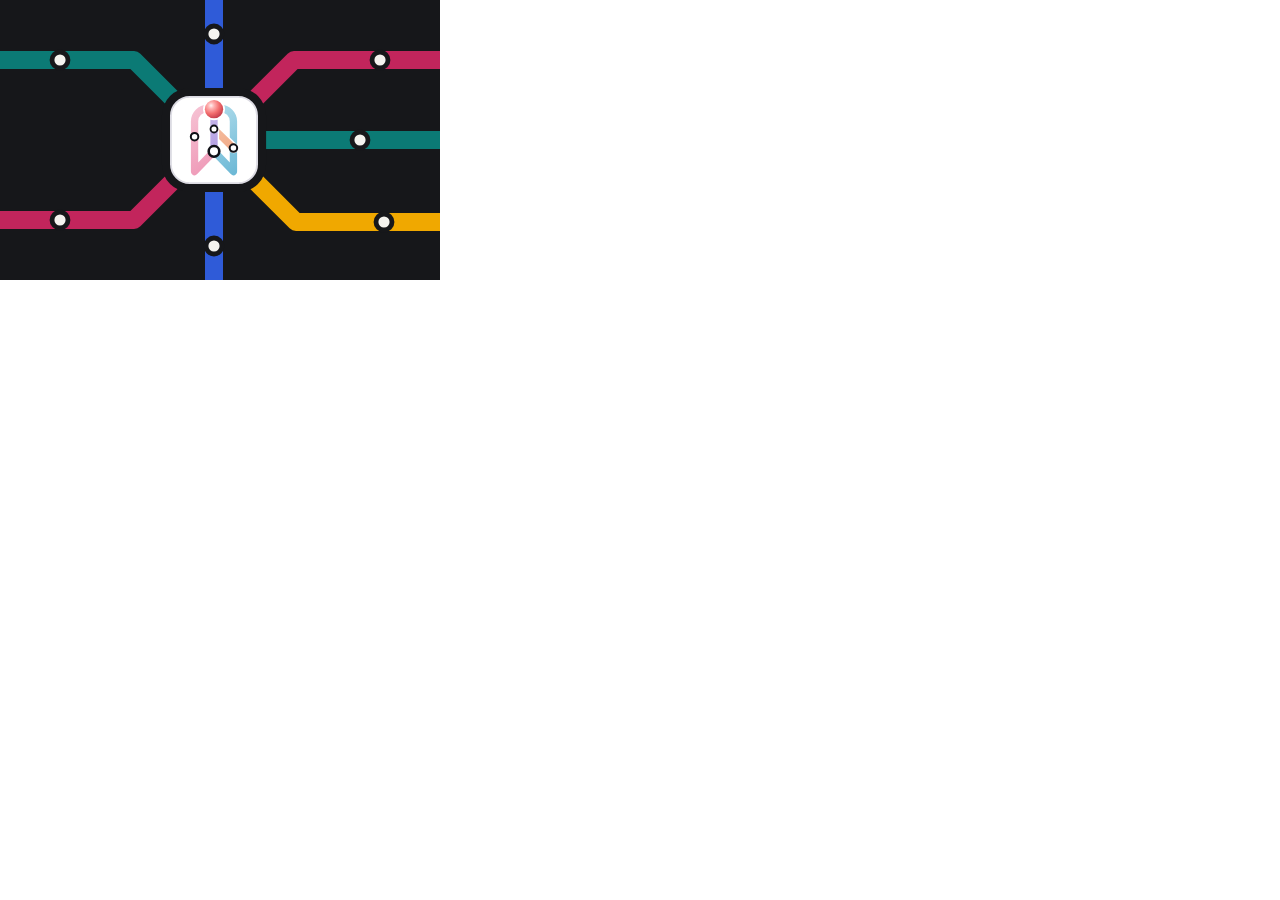
<file: store/promo/promo.html>
<!doctype html>
<!-- Store promo tiles. Rendered to PNG by tools/store-assets.mjs.
     ?size=small   440x280 small promo tile
     ?size=marquee 1400x560 marquee tile
     &v=terminus   (marquee) the logo as a terminus at the left, five lines departing from it and fanning out
     &ground=paper the map-paper ground instead of the signage band
     Google asks for no text, saturated colour, a filled frame and crisp edges, readable at half size.
     The art is Linemark's own world: coloured lines meeting at an interchange marked by the logo
     (icons/linemark.svg). -->
<html><head><meta charset="utf-8"><title>promo</title>
<style>
  html, body { margin: 0; overflow: hidden; }
  svg { display: block; }
</style></head>
<body>
<script type="module">
const q = new URLSearchParams(location.search);
const size = q.get('size') || 'small', variant = q.get('v') || 'hub';
const paper = q.get('ground') === 'paper';
const GROUND = paper ? '#f2f2ef' : '#16171a';
const W = size === 'marquee' ? 1400 : 440, H = size === 'marquee' ? 560 : 280;
const C = { teal: '#0b7a75', cobalt: '#2f5bd8', magenta: '#c2255c', amber: '#f0a800', green: '#2f9e44', sky: '#1c8fd6', clay: '#9a5b36', violet: '#7048e8' };

// Lines are octilinear (0 / 45 / 90 degrees), like a real network diagram.
const small = {
  stroke: 18, station: 8, bullet: [214, 140, 44],
  lines: [
    [C.teal, 'M -30 60 H 134 L 214 140 H 470'],
    [C.cobalt, 'M 214 -30 V 310'],
    [C.magenta, 'M -30 220 H 134 L 214 140 L 294 60 H 470'],
    [C.amber, 'M 470 222 H 296 L 214 140'],
  ],
  stations: [[60, 60], [60, 220], [214, 34], [214, 246], [360, 140], [380, 60], [384, 222]],
};
const marquee = {
  stroke: 26, station: 11, bullet: [520, 280, 64],
  lines: [
    [C.teal, 'M -40 120 H 400 L 520 240 V 280 H 1440'],
    [C.cobalt, 'M 520 -40 V 600'],
    [C.magenta, 'M -40 440 H 400 L 520 320 V 280 L 680 120 H 1440'],
    [C.amber, 'M 1440 440 H 680 L 520 280'],
    [C.sky, 'M 900 -40 V 120 M 900 440 V 600'],
    [C.green, 'M 1180 -40 V 60 L 1240 120 V 600'],
    [C.violet, 'M 1440 300 H 1300 L 1240 240'],
  ],
  stations: [[150, 120], [150, 440], [520, 70], [520, 500], [800, 120], [1000, 280], [1010, 440], [1080, 120], [900, 120], [900, 440], [1240, 380], [1360, 300], [1360, 440]],
  interchanges: [[900, 120], [900, 440], [1240, 120]],
};
// The logo as a terminus: five lines leave its right edge as a bundle, then fan out at 45° across the network.
const terminus = {
  stroke: 26, station: 11, bullet: [270, 280, 110],
  lines: [
    [C.cobalt, 'M 270 200 H 520 L 660 60 H 1440'],
    [C.magenta, 'M 270 240 H 580 L 650 170 H 1440'],
    [C.teal, 'M 270 280 H 1440'],
    [C.amber, 'M 270 320 H 580 L 650 390 H 1440'],
    [C.green, 'M 270 360 H 520 L 660 500 H 1440'],
    [C.sky, 'M 1040 -40 V 280'],
    [C.violet, 'M 1260 600 V 450 L 1200 390'],
  ],
  stations: [[820, 60], [1280, 60], [800, 170], [1300, 170], [740, 280], [1240, 280], [820, 390], [1380, 390], [860, 500], [1120, 500]],
  interchanges: [[1040, 60], [1040, 170], [1040, 280], [1200, 390], [1260, 500]],
};
const P = size === 'marquee' ? (variant === 'terminus' ? terminus : marquee) : small;
const [bx, by, br] = P.bullet;
// The logo at the hub: icons/linemark.svg, its tile (480 of its 512 units) scaled to 2 * br, ringed by a gap in
// the ground colour so the lines read as running into it.
const mark = (await (await fetch('/icons/linemark.svg')).text()).replace(/<!--[\s\S]*?-->/g, '');
const k = (br * 2) / 480, gap = P.stroke * 0.45, half = br + gap;
const logo = `<rect x="${bx - half}" y="${by - half}" width="${half * 2}" height="${half * 2}" rx="${108 * k + gap}" fill="${GROUND}"/>
  ${mark.replace('<svg ', `<svg x="${bx - 256 * k}" y="${by - 256 * k}" `).replace(/ width="512" height="512"/, ` width="${512 * k}" height="${512 * k}"`)}`;

const svg = `<svg xmlns="http://www.w3.org/2000/svg" width="${W}" height="${H}" viewBox="0 0 ${W} ${H}">
  <rect width="${W}" height="${H}" fill="${GROUND}"/>
  ${P.lines.map(([c, d]) => `<path d="${d}" fill="none" stroke="${c}" stroke-width="${P.stroke}" stroke-linecap="round" stroke-linejoin="round"/>`).join('')}
  ${(P.interchanges || []).map(([x, y]) => `<circle cx="${x}" cy="${y}" r="${P.station * 1.9}" fill="#f4f3ef" stroke="#16171a" stroke-width="${P.station * 0.8}"/>`).join('')}
  ${P.stations.filter(([x, y]) => !(P.interchanges || []).some(([a, b]) => a === x && b === y)).map(([x, y]) => `<circle cx="${x}" cy="${y}" r="${P.station}" fill="#f4f3ef" stroke="#16171a" stroke-width="${P.station * 0.6}"/>`).join('')}
  ${logo}
</svg>`;
document.body.innerHTML = svg;
document.title = 'ready';
</script>
</body></html>
</file>
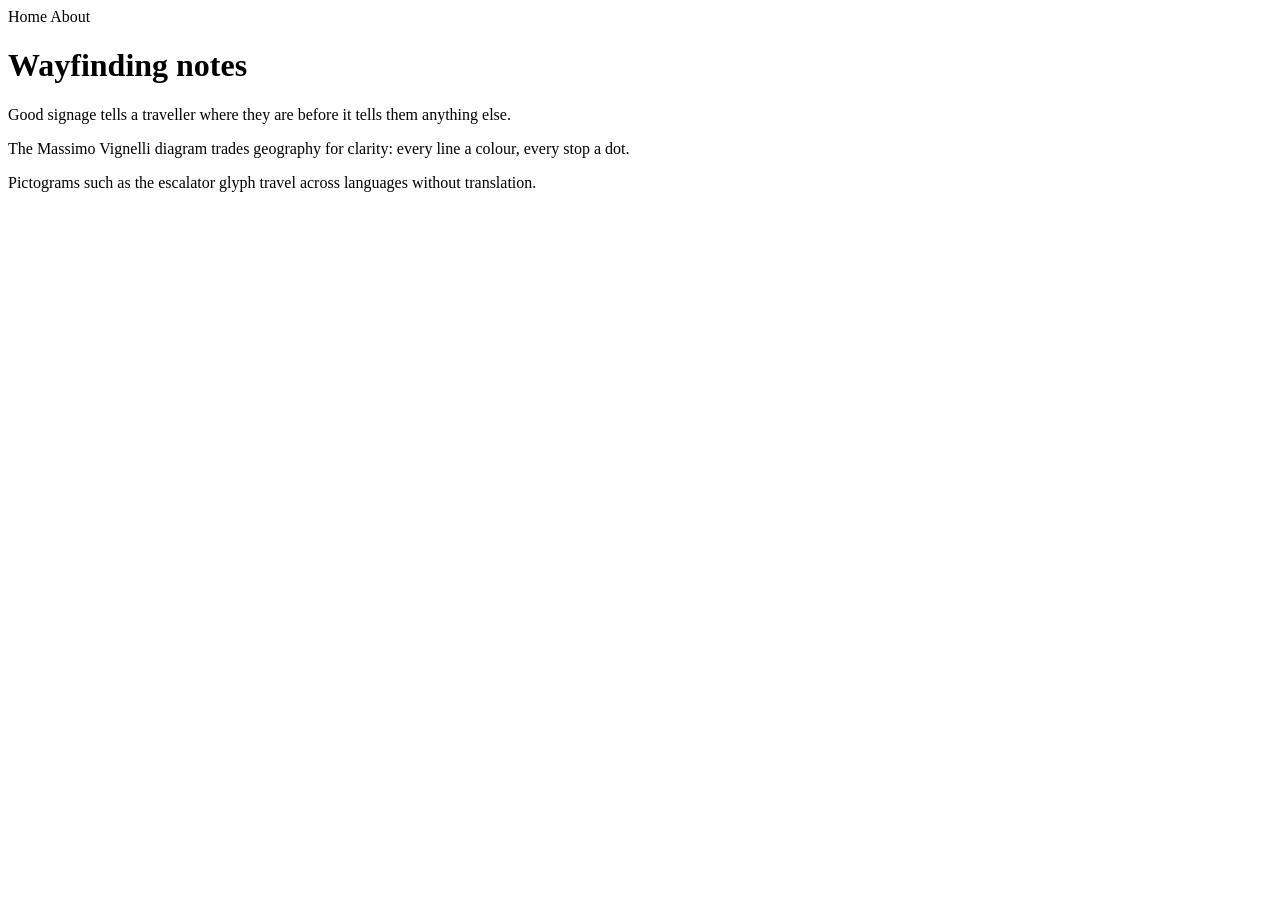
<file: tests/fixtures/page1.html>
<!doctype html>
<html><head><meta charset="utf-8"><title>Wayfinding Notes</title>
<meta name="description" content="A test page about station signage.">
<meta property="og:title" content="Wayfinding Notes — test page">
<meta property="og:image" content="/icons/icon128.png"></head>
<body><nav>Home About</nav>
<main><h1>Wayfinding notes</h1>
<p>Good signage tells a traveller where they are before it tells them anything else.</p>
<p>The Massimo Vignelli diagram trades geography for clarity: every line a colour, every stop a dot.</p>
<p>Pictograms such as the escalator glyph travel across languages without translation.</p></main>
<script>var hidden = "scriptwordshouldnotindex";</script>
</body></html>
</file>
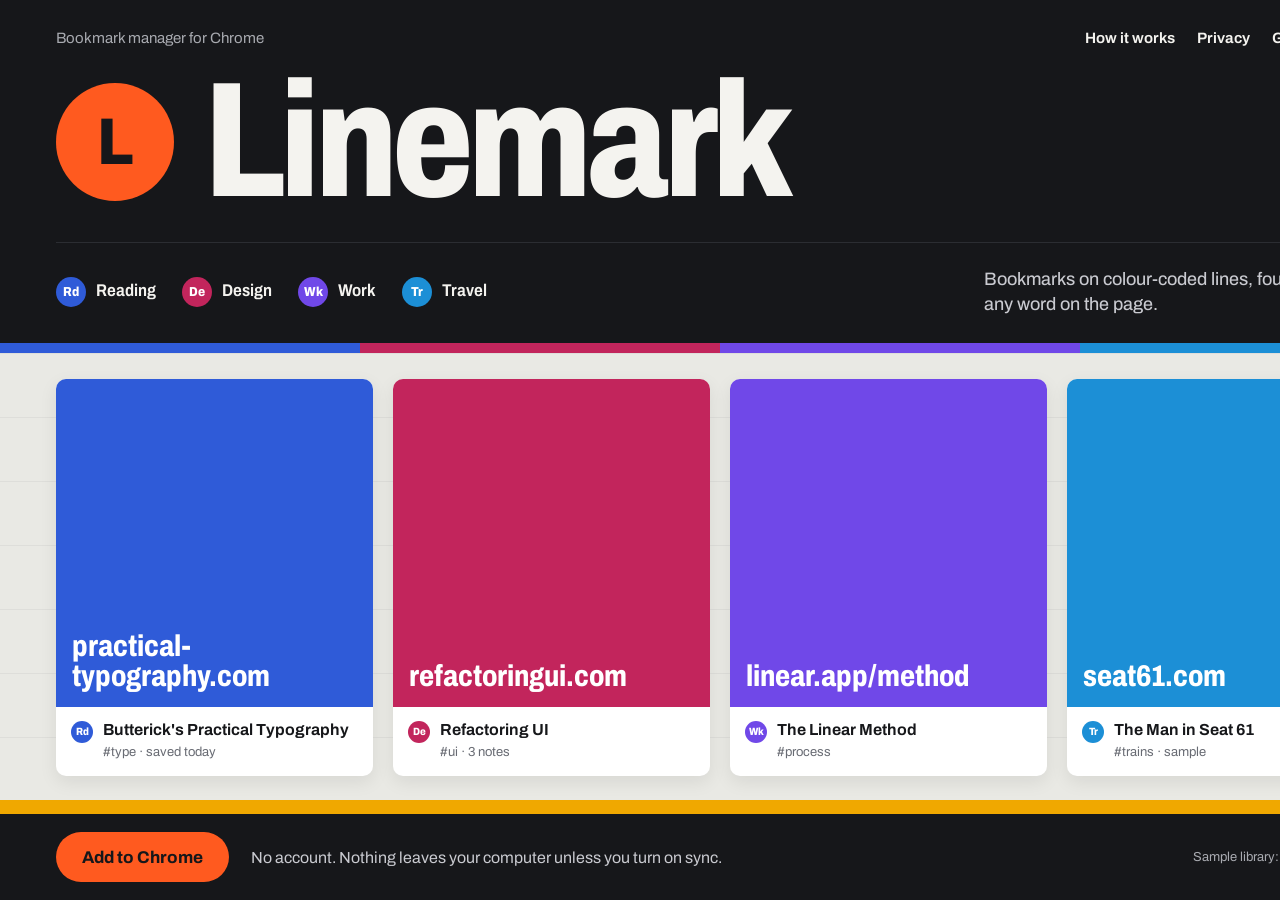
<file: .impeccable/mocks/decision/platform.html>
<!doctype html>
<html lang="en"><head><meta charset="utf-8"><title>The Platform Wall</title>
<link href="https://fonts.googleapis.com/css2?family=Archivo:wdth,wght@62..125,400..800&display=swap" rel="stylesheet">
<style>
*{box-sizing:border-box;margin:0}
html,body{width:1440px;height:900px;overflow:hidden}
body{font-family:Archivo,system-ui,sans-serif;background:#e9e9e4;color:#16171a;display:flex;flex-direction:column}
.board{background:#16171a;color:#f4f3ef;padding:30px 56px 0;position:relative}
.top{display:flex;align-items:center;gap:22px;font-size:15px;color:#a8aab0}
.top a{color:#f4f3ef;font-weight:650}
.top .sp{margin-left:auto}
.name{display:flex;align-items:center;gap:30px;margin-top:22px}
.b{display:inline-grid;place-items:center;border-radius:50%;font-weight:800;font-stretch:87.5%;flex:none}
.name .b{width:118px;height:118px;background:#ff5a1f;color:#16171a;font-size:66px}
.name h1{font-size:164px;line-height:.9;font-weight:790;font-stretch:78%;letter-spacing:-.035em}
.inter{display:flex;gap:26px;align-items:center;padding:24px 0 26px;border-top:1px solid #2b2d32;margin-top:26px;font-size:17px;font-weight:650;font-stretch:87.5%}
.inter .b{width:30px;height:30px;font-size:13px;color:#fff;margin-right:10px}
.inter .say{margin-left:auto;font-weight:450;font-stretch:100%;color:#c9cad0;font-size:18px;max-width:40ch;line-height:1.4}
.stripe{height:10px;background:linear-gradient(90deg,#2f5bd8 0 25%,#c2255c 25% 50%,#7048e8 50% 75%,#1c8fd6 75%)}
.wall{flex:1;padding:26px 56px 0;display:grid;grid-template-columns:repeat(4,1fr);gap:20px;min-height:0;
  background-image:linear-gradient(#dededa 1px,transparent 1px);background-size:100% 64px}
.poster{background:#fff;border-radius:10px;overflow:hidden;box-shadow:0 6px 18px rgba(0,0,0,.08);display:flex;flex-direction:column}
.cov{flex:1;display:grid;place-items:end start;padding:16px;color:#fff;font-weight:770;font-stretch:80%;font-size:30px;line-height:1}
.poster p{padding:13px 15px 15px;font-size:16px;font-weight:660;line-height:1.3;display:flex;gap:10px;align-items:flex-start}
.poster p .b{width:22px;height:22px;font-size:10.5px;color:#fff;margin-top:1px}
.poster p small{display:block;color:#686b73;font-weight:400;font-size:13px;margin-top:3px}
.edge{margin-top:24px;background:#f0a800;height:14px}
.platform{background:#16171a;color:#f4f3ef;display:flex;align-items:center;gap:22px;padding:18px 56px}
.btn{height:50px;border-radius:999px;display:inline-flex;align-items:center;padding:0 26px;font-weight:720;font-size:17px;background:#ff5a1f;color:#16171a}
.platform p{color:#c9cad0;font-size:16px}
.platform .s{margin-left:auto;color:#a8aab0;font-size:13px}
</style></head><body>
<header class="board">
  <nav class="top"><span>Bookmark manager for Chrome</span><span class="sp"></span><a>How it works</a><a>Privacy</a><a>Google account</a></nav>
  <div class="name"><span class="b">L</span><h1>Linemark</h1></div>
  <div class="inter">
    <span><span class="b" style="background:#2f5bd8">Rd</span>Reading</span>
    <span><span class="b" style="background:#c2255c">De</span>Design</span>
    <span><span class="b" style="background:#7048e8">Wk</span>Work</span>
    <span><span class="b" style="background:#1c8fd6">Tr</span>Travel</span>
    <p class="say">Bookmarks on colour-coded lines, found again by any word on the page.</p>
  </div>
</header>
<div class="stripe"></div>
<section class="wall">
  <article class="poster"><div class="cov" style="background:#2f5bd8">practical&shy;typography.com</div><p><span class="b" style="background:#2f5bd8">Rd</span><span>Butterick's Practical Typography<small>#type · saved today</small></span></p></article>
  <article class="poster"><div class="cov" style="background:#c2255c">refactoringui.com</div><p><span class="b" style="background:#c2255c">De</span><span>Refactoring UI<small>#ui · 3 notes</small></span></p></article>
  <article class="poster"><div class="cov" style="background:#7048e8">linear.app/method</div><p><span class="b" style="background:#7048e8">Wk</span><span>The Linear Method<small>#process</small></span></p></article>
  <article class="poster"><div class="cov" style="background:#1c8fd6">seat61.com</div><p><span class="b" style="background:#1c8fd6">Tr</span><span>The Man in Seat 61<small>#trains · sample</small></span></p></article>
</section>
<div class="edge"></div>
<footer class="platform"><a class="btn">Add to Chrome</a><p>No account. Nothing leaves your computer unless you turn on sync.</p><span class="s">Sample library: click a line to filter</span></footer>
</body></html>
</file>
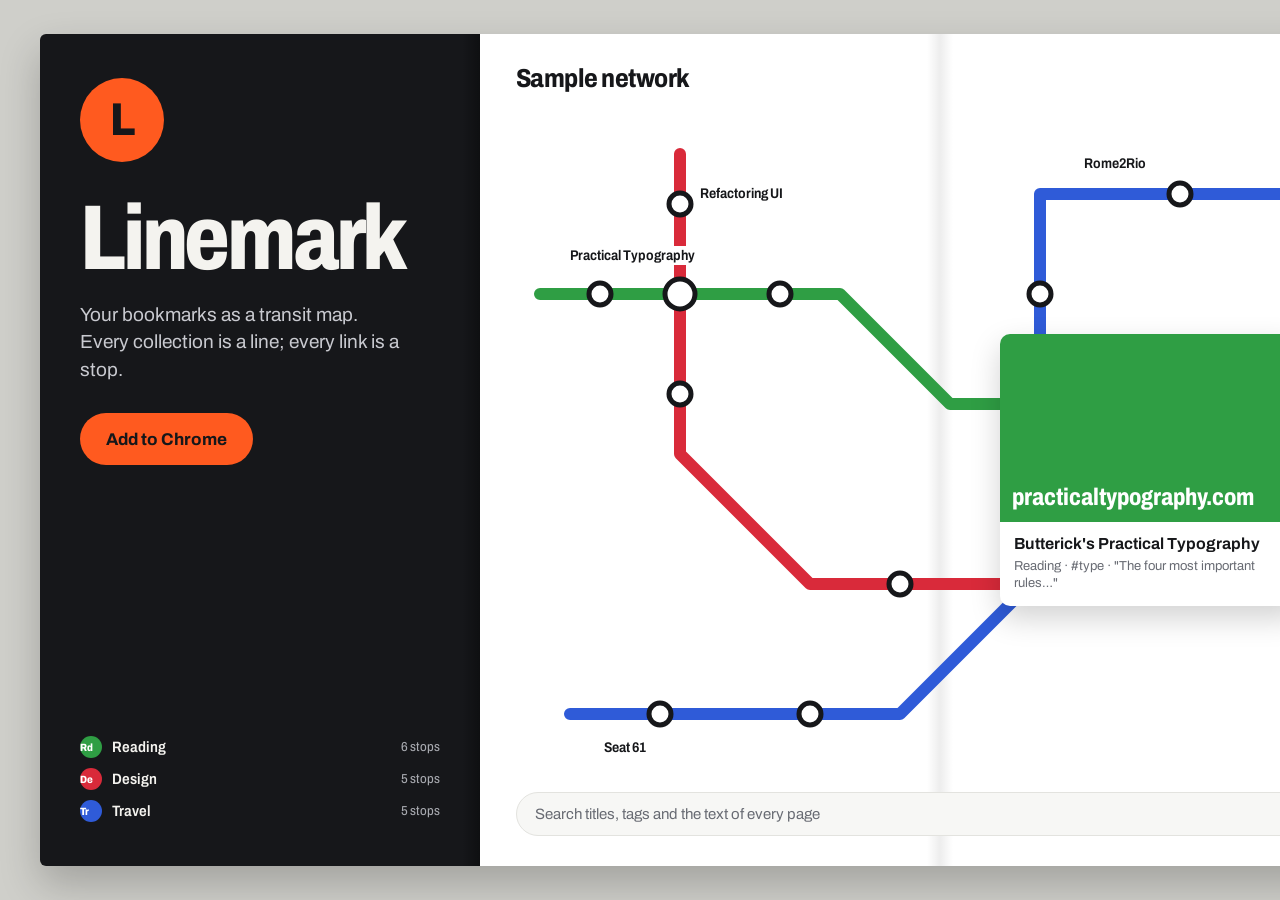
<file: .impeccable/mocks/decision/pocket.html>
<!doctype html>
<html lang="en"><head><meta charset="utf-8"><title>The Pocket Map</title>
<link href="https://fonts.googleapis.com/css2?family=Archivo:wdth,wght@62..125,400..800&display=swap" rel="stylesheet">
<style>
*{box-sizing:border-box;margin:0}
html,body{width:1440px;height:900px;overflow:hidden}
body{font-family:Archivo,system-ui,sans-serif;background:#cfcfca;padding:34px 40px;color:#16171a}
.fold{height:100%;display:grid;grid-template-columns:440px 1fr;box-shadow:0 18px 40px rgba(0,0,0,.22);border-radius:6px;overflow:hidden}
.cover{background:#16171a;color:#f4f3ef;padding:44px 40px;display:flex;flex-direction:column;position:relative}
.cover:after{content:"";position:absolute;right:0;top:0;bottom:0;width:18px;background:linear-gradient(90deg,transparent,rgba(0,0,0,.35))}
.b{display:inline-grid;place-items:center;border-radius:50%;font-weight:800;font-stretch:87.5%;flex:none}
.cover .b.big{width:84px;height:84px;background:#ff5a1f;color:#16171a;font-size:46px}
.cover h1{font-size:92px;line-height:.92;font-weight:790;font-stretch:78%;letter-spacing:-.035em;margin-top:34px}
.cover p{font-size:19px;line-height:1.45;color:#c9cad0;margin-top:20px;max-width:30ch}
.cta{margin-top:30px;height:52px;border-radius:999px;background:#ff5a1f;color:#16171a;font-weight:720;font-size:17px;display:inline-flex;align-items:center;padding:0 26px;align-self:flex-start}
.cover .legend{margin-top:auto;display:grid;gap:10px;font-size:15px;font-weight:620;font-stretch:87.5%}
.cover .legend span{display:flex;gap:10px;align-items:center}
.cover .legend .b{width:22px;height:22px;font-size:10.5px;color:#fff}
.cover .legend small{color:#a8aab0;font-weight:450;font-size:13px;margin-left:auto}
.spread{background:#fff;position:relative;display:grid;grid-template-columns:1fr 1fr}
.spread:before{content:"";position:absolute;left:50%;top:0;bottom:0;width:26px;margin-left:-13px;background:linear-gradient(90deg,transparent,rgba(0,0,0,.07),transparent)}
.spread svg{position:absolute;inset:0;width:100%;height:100%}
.lbl{position:absolute;font-size:14px;font-weight:650;font-stretch:87.5%;background:#fff;padding:2px 4px}
.hdr{position:absolute;left:36px;top:30px;right:36px;display:flex;align-items:center;gap:12px}
.hdr h2{font-size:26px;font-weight:760;font-stretch:85%;letter-spacing:-.02em}
.hdr span{margin-left:auto;font-size:13px;color:#686b73}
.pop{position:absolute;left:520px;top:300px;width:300px;background:#fff;border-radius:10px;box-shadow:0 12px 30px rgba(0,0,0,.18);overflow:hidden}
.pop .cov{aspect-ratio:16/10;background:#2f9e44;color:#fff;display:grid;place-items:end start;padding:12px;font-weight:770;font-stretch:80%;font-size:24px}
.pop p{padding:12px 14px 14px;font-size:16px;font-weight:660;line-height:1.3}
.pop p small{display:block;color:#686b73;font-weight:400;font-size:13px;margin-top:4px}
.search{position:absolute;left:36px;right:36px;bottom:30px;height:44px;border-radius:999px;background:#f7f7f5;border:1px solid #e3e3df;display:flex;align-items:center;padding:0 18px;color:#686b73;font-size:15px}
</style></head><body>
<div class="fold">
  <section class="cover">
    <span class="b big">L</span>
    <h1>Linemark</h1>
    <p>Your bookmarks as a transit map. Every collection is a line; every link is a stop.</p>
    <a class="cta">Add to Chrome</a>
    <div class="legend">
      <span><span class="b" style="background:#2f9e44">Rd</span>Reading<small>6 stops</small></span>
      <span><span class="b" style="background:#d92a3a">De</span>Design<small>5 stops</small></span>
      <span><span class="b" style="background:#2f5bd8">Tr</span>Travel<small>5 stops</small></span>
    </div>
  </section>
  <section class="spread">
    <div class="hdr"><h2>Sample network</h2><span>Click any stop</span></div>
    <svg viewBox="0 0 920 832" preserveAspectRatio="none" fill="none" stroke-linecap="round" stroke-linejoin="round">
      <path d="M60 260 H360 L470 370 H860" stroke="#2f9e44" stroke-width="12"/>
      <path d="M200 120 V420 L330 550 H780" stroke="#d92a3a" stroke-width="12"/>
      <path d="M90 680 H420 L560 540 V160 H840" stroke="#2f5bd8" stroke-width="12"/>
      <g fill="#fff" stroke="#16171a" stroke-width="5">
        <circle cx="120" cy="260" r="11"/><circle cx="200" cy="260" r="15"/><circle cx="300" cy="260" r="11"/><circle cx="560" cy="370" r="15"/><circle cx="720" cy="370" r="11"/>
        <circle cx="200" cy="170" r="11"/><circle cx="200" cy="360" r="11"/><circle cx="420" cy="550" r="11"/><circle cx="640" cy="550" r="11"/>
        <circle cx="180" cy="680" r="11"/><circle cx="330" cy="680" r="11"/><circle cx="560" cy="260" r="11"/><circle cx="700" cy="160" r="11"/>
      </g>
    </svg>
    <span class="lbl" style="left:86px;top:212px">Practical Typography</span>
    <span class="lbl" style="left:216px;top:150px">Refactoring UI</span>
    <span class="lbl" style="left:640px;top:330px">Long reads</span>
    <span class="lbl" style="left:120px;top:704px">Seat 61</span>
    <span class="lbl" style="left:600px;top:120px">Rome2Rio</span>
    <div class="pop"><div class="cov">practicaltypography.com</div><p>Butterick's Practical Typography<small>Reading · #type · "The four most important rules…"</small></p></div>
    <div class="search">Search titles, tags and the text of every page</div>
  </section>
</div>
</body></html>
</file>
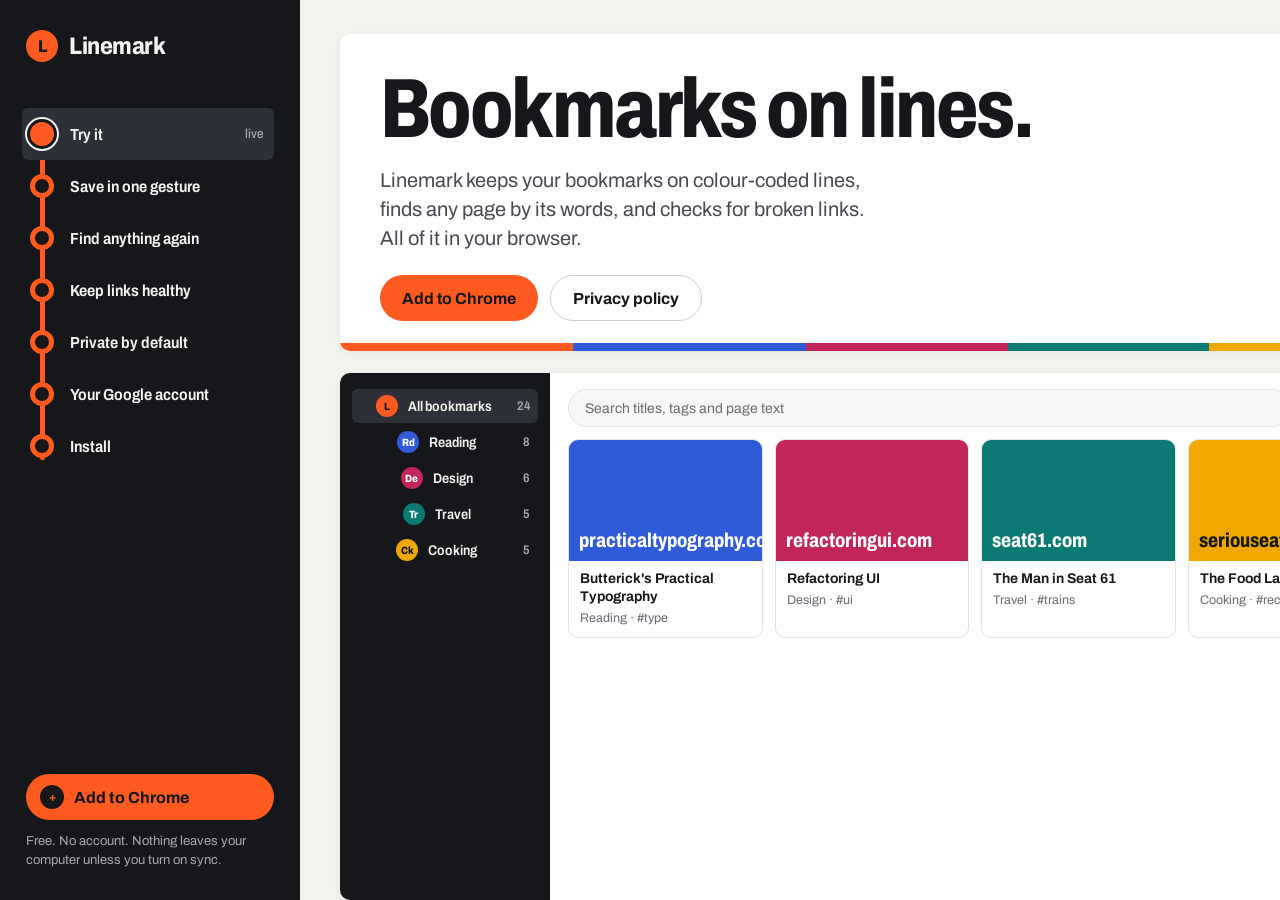
<file: .impeccable/mocks/decision/route.html>
<!doctype html>
<html lang="en"><head><meta charset="utf-8"><title>The Route</title>
<link href="https://fonts.googleapis.com/css2?family=Archivo:wdth,wght@62..125,400..800&display=swap" rel="stylesheet">
<style>
*{box-sizing:border-box;margin:0}
html,body{width:1440px;height:900px;overflow:hidden}
body{font-family:Archivo,system-ui,sans-serif;background:#f2f2ef;color:#16171a;display:grid;grid-template-columns:300px 1fr}
.band{background:#16171a;color:#f4f3ef;padding:30px 26px;display:flex;flex-direction:column;position:relative}
.mark{display:flex;align-items:center;gap:11px;font-size:24px;font-weight:760;font-stretch:87.5%;letter-spacing:-.02em}
.b{display:inline-grid;place-items:center;border-radius:50%;font-weight:800;font-stretch:87.5%;flex:none}
.mark .b{width:32px;height:32px;background:#ff5a1f;color:#16171a;font-size:17px}
.route{margin-top:46px;position:relative;padding-left:4px}
.route:before{content:"";position:absolute;left:14px;top:12px;bottom:12px;width:5px;background:#ff5a1f;border-radius:2px}
.stop{display:flex;align-items:center;gap:16px;height:52px;font-size:16px;font-weight:650;font-stretch:87.5%;position:relative}
.stop i{width:24px;height:24px;border-radius:50%;background:#16171a;border:5px solid #ff5a1f;flex:none;z-index:1}
.stop.here{background:#2e3037;border-radius:6px;margin-left:-8px;padding-left:8px}
.stop.here i{background:#ff5a1f;box-shadow:0 0 0 3px #16171a,0 0 0 5px #f4f3ef}
.stop small{color:#a8aab0;font-weight:500;font-size:13px;margin-left:auto;padding-right:10px}
.band .cta{margin-top:auto;height:46px;border-radius:999px;background:#ff5a1f;color:#16171a;font-weight:720;font-size:16px;display:flex;align-items:center;gap:10px;padding:0 20px 0 14px}
.band .note{color:#a8aab0;font-size:13px;margin-top:12px;line-height:1.45}
main{padding:34px 40px 0;display:flex;flex-direction:column;gap:22px;min-width:0}
.sign{background:#fff;border-radius:10px;padding:34px 40px 30px;position:relative;box-shadow:0 2px 10px rgba(0,0,0,.05);overflow:hidden}
.sign:after{content:"";position:absolute;left:0;right:0;bottom:0;height:8px;background:linear-gradient(90deg,#ff5a1f 0 22%,#2f5bd8 22% 44%,#c2255c 44% 63%,#0b7a75 63% 82%,#f0a800 82%)}
h1{font-size:84px;line-height:.98;font-weight:780;font-stretch:80%;letter-spacing:-.03em}
.lede{font-size:20px;line-height:1.45;color:#474a51;max-width:46ch;margin-top:16px}
.row{display:flex;gap:12px;margin-top:22px;align-items:center}
.btn{height:46px;border-radius:999px;display:inline-flex;align-items:center;padding:0 22px;font-weight:700;font-size:16px}
.btn.p{background:#ff5a1f;color:#16171a}
.btn.g{border:1px solid #cdcdc7;background:#fff}
.lib{background:#fff;border-radius:10px;flex:1;display:grid;grid-template-columns:210px 1fr;overflow:hidden;box-shadow:0 2px 10px rgba(0,0,0,.05)}
.lines{background:#16171a;color:#f4f3ef;padding:16px 12px;display:flex;flex-direction:column;gap:2px}
.ln{display:flex;align-items:center;gap:10px;height:34px;padding:0 8px;border-radius:6px;font-size:14px;font-weight:620;font-stretch:87.5%}
.ln .b{width:22px;height:22px;font-size:10.5px;color:#fff}
.ln.on{background:#2e3037}
.ln span{margin-left:auto;color:#a8aab0;font-size:12.5px}
.work{padding:16px 18px;display:flex;flex-direction:column;gap:12px}
.search{height:38px;border-radius:999px;background:#f7f7f5;border:1px solid #e3e3df;display:flex;align-items:center;padding:0 16px;color:#686b73;font-size:14px}
.cards{display:grid;grid-template-columns:repeat(4,1fr);gap:12px}
.card{border:1px solid #e3e3df;border-radius:10px;overflow:hidden}
.cov{aspect-ratio:16/10;display:grid;place-items:end start;padding:10px;color:#fff;font-weight:760;font-stretch:80%;font-size:20px}
.card p{padding:9px 11px 11px;font-size:14px;font-weight:650;line-height:1.3}
.card p small{display:block;color:#686b73;font-weight:400;font-size:12.5px;margin-top:4px}
.sample{font-size:12px;color:#686b73;margin-left:auto}
</style></head><body>
<aside class="band">
  <div class="mark"><span class="b">L</span>Linemark</div>
  <div class="route">
    <div class="stop here"><i></i>Try it<small>live</small></div>
    <div class="stop"><i></i>Save in one gesture</div>
    <div class="stop"><i></i>Find anything again</div>
    <div class="stop"><i></i>Keep links healthy</div>
    <div class="stop"><i></i>Private by default</div>
    <div class="stop"><i></i>Your Google account</div>
    <div class="stop"><i></i>Install</div>
  </div>
  <a class="cta"><span class="b" style="width:24px;height:24px;background:#16171a;color:#ff5a1f;font-size:12px">+</span>Add to Chrome</a>
  <p class="note">Free. No account. Nothing leaves your computer unless you turn on sync.</p>
</aside>
<main>
  <section class="sign">
    <h1>Bookmarks on lines.</h1>
    <p class="lede">Linemark keeps your bookmarks on colour-coded lines, finds any page by its words, and checks for broken links. All of it in your browser.</p>
    <div class="row"><a class="btn p">Add to Chrome</a><a class="btn g">Privacy policy</a></div>
  </section>
  <section class="lib">
    <div class="lines">
      <div class="ln on"><span class="b" style="background:#ff5a1f;color:#16171a">L</span>All bookmarks<span>24</span></div>
      <div class="ln"><span class="b" style="background:#2f5bd8">Rd</span>Reading<span>8</span></div>
      <div class="ln"><span class="b" style="background:#c2255c">De</span>Design<span>6</span></div>
      <div class="ln"><span class="b" style="background:#0b7a75">Tr</span>Travel<span>5</span></div>
      <div class="ln"><span class="b" style="background:#f0a800;color:#16171a">Ck</span>Cooking<span>5</span></div>
    </div>
    <div class="work">
      <div class="row" style="margin:0"><div class="search" style="flex:1">Search titles, tags and page text</div><span class="sample">Sample library</span></div>
      <div class="cards">
        <div class="card"><div class="cov" style="background:#2f5bd8">practicaltypography.com</div><p>Butterick's Practical Typography<small>Reading · #type</small></p></div>
        <div class="card"><div class="cov" style="background:#c2255c">refactoringui.com</div><p>Refactoring UI<small>Design · #ui</small></p></div>
        <div class="card"><div class="cov" style="background:#0b7a75">seat61.com</div><p>The Man in Seat 61<small>Travel · #trains</small></p></div>
        <div class="card"><div class="cov" style="background:#f0a800;color:#16171a">seriouseats.com</div><p>The Food Lab<small>Cooking · #recipes</small></p></div>
      </div>
    </div>
  </section>
</main>
</body></html>
</file>
<file: css/base.css>
/* Linemark — shared tokens and components (manager + popup). */

@font-face {
  font-family: 'Archivo';
  src: url('../fonts/archivo-wdth.woff2') format('woff2');
  font-weight: 100 900;
  font-stretch: 62% 125%;
  font-display: block;
}

:root {
  color-scheme: light;
  --font: 'Archivo', 'Segoe UI Variable Text', 'Segoe UI', system-ui, sans-serif;

  --ink: #16171a;
  --ink-2: #474a51;
  --ink-3: #686b73;
  --ground: #f2f2ef;
  --surface: #ffffff;
  --surface-2: #f7f7f5;
  --hover: #efefeb;
  --rule: #e3e3df;
  --rule-strong: #cdcdc7;

  /* the signage band */
  --band: #16171a;
  --band-ink: #f4f3ef;
  --band-ink-2: #a8aab0;
  --band-rule: #2b2d32;
  --band-hover: #222429;
  --band-active: #2e3037;

  --brand: #ff5a1f;
  --brand-ink: #16171a;
  --brand-text: #c23c0b;
  --brand-soft: rgba(255, 90, 31, 0.13);
  --brand-hover: #ff6f3a;
  --press: inset 0 2px 3px rgba(22, 23, 26, 0.16); /* a pressed control sits into the surface */
  --band-brand: #ff8a5c; /* Linemark orange lifted for text on the band (toast actions): 4.7:1 or better on every band tone */
  --fav: #f0a800;
  --warn-ink: #8a5a00;
  --warn-soft: rgba(240, 168, 0, 0.17);
  --band-raised: #3a3d45;
  --band-danger: #ff8a8a;
  --band-ok: #6fd18a;
  --on-color-rule: rgba(0, 0, 0, 0.12);
  /* overlays: alpha layers over photos, covers or the page */
  --band-selection: rgba(255, 90, 31, 0.4);
  --brand-ink-soft: rgba(22, 23, 26, 0.7);
  --tile: rgba(255, 255, 255, 0.94);
  --cover-veil: rgba(22, 23, 26, 0.35);
  --cover-edge: rgba(255, 255, 255, 0.95);
  --knob: #ffffff;
  --scrim: rgba(15, 16, 18, 0.18);
  --match-underline: rgba(255, 90, 31, 0.45);
  --shimmer: rgba(127, 127, 127, 0.14);
  --danger: #c4282f;
  --danger-soft: rgba(196, 40, 47, 0.1);

  --shadow-1: 0 1px 2px rgba(22, 23, 26, 0.06);
  --shadow-2: 0 8px 18px -6px rgba(22, 23, 26, 0.16), 0 2px 4px rgba(22, 23, 26, 0.06);
  --shadow-3: 0 24px 48px -16px rgba(22, 23, 26, 0.32), 0 4px 12px rgba(22, 23, 26, 0.08);

  --r-1: 6px;
  --r-2: 10px;
  --r-inner: calc(var(--r-2) - 1px); /* inside a 1px-bordered card */
  --ease: cubic-bezier(0.16, 1, 0.3, 1);
}

:root[data-theme='dark'] {
  color-scheme: dark;
  --press: inset 0 2px 4px rgba(0, 0, 0, 0.5);
  --ink: #ecebe7;
  --ink-2: #c0c2c7;
  --ink-3: #9a9da5;
  --ground: #0f1012;
  --surface: #18191c;
  --surface-2: #1d1f23;
  --hover: #24262b;
  --rule: #2a2c31;
  --rule-strong: #3b3e45;
  --band: #08090a;
  --band-rule: #1e2024;
  --band-hover: #16171a;
  --band-active: #1f2125;
  --brand-text: #ff7d4a;
  --warn-ink: #f5c34d;
  --warn-soft: rgba(240, 168, 0, 0.14);
  --scrim: rgba(0, 0, 0, 0.45);
  --brand-soft: rgba(255, 90, 31, 0.18);
  --danger: #ff6b6b;
  --danger-soft: rgba(255, 107, 107, 0.12);
  --shadow-1: 0 1px 2px rgba(0, 0, 0, 0.4);
  --shadow-2: 0 10px 22px -8px rgba(0, 0, 0, 0.6), 0 2px 4px rgba(0, 0, 0, 0.3);
  --shadow-3: 0 28px 56px -16px rgba(0, 0, 0, 0.75), 0 4px 12px rgba(0, 0, 0, 0.4);
}

*, *::before, *::after { box-sizing: border-box; }
html { -webkit-text-size-adjust: 100%; }
body {
  margin: 0;
  font-family: var(--font);
  font-size: 0.875rem;
  line-height: 1.45;
  color: var(--ink);
  background: var(--ground);
  -webkit-font-smoothing: antialiased;
  font-optical-sizing: auto;
}
::selection { background: var(--brand-soft); color: inherit; }
input, textarea, select, button { font: inherit; color: inherit; caret-color: var(--brand); }
button { cursor: pointer; }
a { color: inherit; text-decoration: none; }
img { display: block; max-width: 100%; }
[hidden] { display: none !important; }
:focus { outline: none; }
:focus-visible { outline: 2px solid var(--brand); outline-offset: 2px; border-radius: var(--r-1); }
.tnum { font-variant-numeric: tabular-nums; }
.sign { font-stretch: 87.5%; font-weight: 700; letter-spacing: -0.012em; }
.sr { position: absolute; width: 1px; height: 1px; overflow: hidden; clip: rect(0 0 0 0); white-space: nowrap; }
.ic { flex: none; display: block; }

* { scrollbar-width: thin; scrollbar-color: var(--rule-strong) transparent; }

/* ---------- line bullets ---------- */
.bullet {
  --bs: 22px;
  --c: var(--brand);
  --bi: #16171a;
  flex: none;
  width: var(--bs);
  height: var(--bs);
  border-radius: 50%;
  background: var(--c);
  color: var(--bi);
  display: inline-grid;
  place-items: center;
  font-weight: 800;
  font-stretch: 82%;
  font-size: calc(var(--bs) * 0.48);
  line-height: 1;
  letter-spacing: -0.02em;
  user-select: none;
}
.bullet .ic { width: 58%; height: 58%; }
.bullet.ring { background: transparent; box-shadow: inset 0 0 0 2px var(--c); }
.bullet.dashed { background: transparent; border: 2px dashed var(--c); }
.bullet.two { font-size: calc(var(--bs) * 0.4); }
.bullet.has-icon .ic { width: 60%; height: 60%; }
.bullet.has-emoji .emo { font-size: calc(var(--bs) * 0.6); line-height: 1; }

/* ---------- buttons ---------- */
.btn {
  display: inline-flex;
  align-items: center;
  justify-content: center;
  gap: 7px;
  min-height: 34px;
  padding: 0 13px;
  border-radius: var(--r-1);
  border: 1px solid var(--rule-strong);
  background: var(--surface);
  color: var(--ink);
  font-weight: 560;
  white-space: nowrap;
  transition: background 0.15s, border-color 0.15s, color 0.15s, transform 0.15s var(--ease);
}
.btn:hover { background: var(--hover); }
.btn:active { transform: translateY(1px); }
.btn:disabled { opacity: 0.45; pointer-events: none; }
.btn.primary { background: var(--brand); border-color: var(--brand); color: var(--brand-ink); font-weight: 680; }
.btn.primary:hover { background: var(--brand-hover); }
.btn.ghost { background: transparent; border-color: transparent; color: var(--ink-2); }
.btn.ghost:hover { background: var(--hover); color: var(--ink); }
.btn.danger { color: var(--danger); }
.btn.danger:hover { background: var(--danger-soft); border-color: var(--danger); }
.btn.sm { min-height: 28px; padding: 0 10px; font-size: 0.8125rem; }
.icon-btn {
  display: inline-grid;
  place-items: center;
  width: 32px;
  height: 32px;
  border: 0;
  border-radius: var(--r-1);
  background: transparent;
  color: var(--ink-2);
  transition: background 0.15s, color 0.15s;
}
.icon-btn:hover { background: var(--hover); color: var(--ink); }
.icon-btn.sm { width: 26px; height: 26px; }
kbd {
  font: 600 0.6875rem/1 var(--font);
  font-stretch: 87.5%;
  padding: 3px 5px;
  border-radius: 4px;
  border: 1px solid var(--rule-strong);
  border-bottom-width: 2px;
  color: var(--ink-3);
  background: var(--surface);
}

/* ---------- fields ---------- */
.field { display: grid; gap: 6px; }
.field > label, .label {
  font-size: 0.75rem;
  font-weight: 650;
  font-stretch: 87.5%;
  letter-spacing: 0.02em;
  color: var(--ink-3);
}
.input, .textarea {
  width: 100%;
  border: 1px solid var(--rule-strong);
  background: var(--surface);
  border-radius: var(--r-1);
  padding: 8px 10px;
  transition: border-color 0.15s, box-shadow 0.15s;
}
.input { min-height: 36px; }
.textarea { resize: vertical; min-height: 64px; line-height: 1.5; }
.input:hover, .textarea:hover { border-color: var(--ink-3); }
.input:focus, .textarea:focus { border-color: var(--brand); box-shadow: 0 0 0 3px var(--brand-soft); }
.input::placeholder, .textarea::placeholder { color: var(--ink-3); opacity: 1; }

/* ---------- picker button (line select) ---------- */
.picker {
  display: flex;
  align-items: center;
  gap: 9px;
  width: 100%;
  min-height: 36px;
  padding: 0 10px 0 8px;
  border: 1px solid var(--rule-strong);
  border-radius: var(--r-1);
  background: var(--surface);
  text-align: left;
}
.picker:hover { border-color: var(--ink-3); }
.picker .name { flex: 1; min-width: 0; overflow: hidden; text-overflow: ellipsis; white-space: nowrap; font-weight: 560; }
.picker .ic { color: var(--ink-3); }

/* ---------- tag input ---------- */
.tags-input {
  display: flex;
  flex-wrap: wrap;
  gap: 5px;
  align-items: center;
  min-height: 36px;
  padding: 4px 6px;
  border: 1px solid var(--rule-strong);
  border-radius: var(--r-1);
  background: var(--surface);
  cursor: text;
}
.tags-input:focus-within { border-color: var(--brand); box-shadow: 0 0 0 3px var(--brand-soft); }
.tags-input input { flex: 1; min-width: 80px; border: 0; background: transparent; padding: 4px; height: 26px; }
.chip {
  display: inline-flex;
  align-items: center;
  gap: 3px;
  min-height: 24px;
  padding: 0 4px 0 8px;
  border-radius: 999px;
  background: var(--hover);
  color: var(--ink-2);
  font-size: 0.78125rem;
  font-weight: 560;
}
.chip button { border: 0; background: none; padding: 2px; border-radius: 50%; color: var(--ink-3); display: grid; }
.chip button:hover { color: var(--ink); background: var(--rule); }

/* ---------- menus / popovers ---------- */
.menu {
  position: fixed;
  z-index: 60;
  min-width: 220px;
  max-width: 320px;
  max-height: min(420px, 70vh);
  overflow: auto;
  padding: 6px;
  background: var(--surface);
  border: 1px solid var(--rule);
  border-radius: var(--r-2);
  box-shadow: var(--shadow-3);
  animation: pop 0.16s var(--ease);
}
@keyframes pop { from { opacity: 0; transform: translateY(-4px) scale(0.98); } }
.menu-item {
  display: flex;
  align-items: center;
  gap: 10px;
  width: 100%;
  min-height: 34px;
  padding: 6px 9px;
  border: 0;
  border-radius: var(--r-1);
  background: none;
  text-align: left;
  color: var(--ink);
}
.menu-item:hover, .menu-item.active { background: var(--hover); }
.menu-item .ic { color: var(--ink-3); }
.menu-item.danger { color: var(--danger); }
.menu-item.danger .ic { color: currentColor; }
.menu-item .check { margin-left: auto; color: var(--brand-text); }
.menu-sep { height: 1px; margin: 5px 4px; background: var(--rule); }
.menu-search { margin: 2px 2px 6px; width: calc(100% - 4px); }
.menu-empty { padding: 10px; color: var(--ink-3); font-size: 0.8125rem; }
.swatches { display: grid; grid-template-columns: repeat(7, 1fr); gap: 6px; padding: 6px 8px 8px; } /* twelve colours and the custom one: two rows */
.swatch { width: 26px; height: 26px; border-radius: 50%; border: 0; background: var(--c); box-shadow: inset 0 0 0 1px var(--on-color-rule); }
.swatch[aria-checked='true'] { box-shadow: 0 0 0 2px var(--surface), 0 0 0 4px var(--c); }
/* the custom colour: a wheel of the palette, or the line's own colour once it has one; the native colour input
   covers it, so it opens the browser's picker and takes keyboard focus */
.swatch.custom { position: relative; display: block; background: var(--wheel); cursor: pointer; }
.swatch.custom.set { background: var(--c); box-shadow: 0 0 0 2px var(--surface), 0 0 0 4px var(--c); }
.swatch.custom input { position: absolute; inset: 0; width: 100%; height: 100%; margin: 0; padding: 0; border: 0; opacity: 0; cursor: pointer; }
.swatch.custom:has(input:focus-visible) { outline: 2px solid var(--brand); outline-offset: 3px; }
/* touch: 30px swatches, 4px apart, each answering taps across its whole grid cell (gaps included), so the two rows
   of seven keep the menu's height while every tap lands on a colour */
@media (pointer: coarse) {
  .swatches { gap: 4px; }
  .swatch { position: relative; width: 30px; height: 30px; }
  .swatch::before { content: ''; position: absolute; inset: -2px; border-radius: 50%; }
}

@keyframes fade-in { from { opacity: 0; } }
/* Reduced motion: nothing slides, scales or sweeps; state changes still fade so they stay noticeable. */
@media (prefers-reduced-motion: reduce) {
  .menu { animation-name: fade-in; }
  .btn:active { transform: none; }
}
</file>
<file: css/app.css>
/* Linemark manager layout. */

html, body { height: 100%; }
body { overflow: hidden; }
.app {
  display: grid;
  grid-template-columns: 268px minmax(0, 1fr);
  height: 100vh;
}

/* ================= signage band (sidebar) ================= */
.band {
  background: var(--band);
  color: var(--band-ink);
  display: flex;
  flex-direction: column;
  min-height: 0;
  border-right: 1px solid var(--band-rule);
  --c-text: var(--band-ink);
}
.band ::selection { background: var(--band-selection); }
.band * { scrollbar-color: var(--band-raised) transparent; }
.brand {
  display: flex;
  align-items: center;
  gap: 10px;
  padding: 18px 18px 14px;
}
/* the logo: the full mark on its white tile in both themes, like a sticker on the band */
.brand-logo { width: 30px; height: 30px; flex: none; background: url(../icons/linemark.svg) center / contain no-repeat; }
.brand-name { font-size: 1.375rem; line-height: 1; font-stretch: 87.5%; font-weight: 760; letter-spacing: -0.02em; }
.brand .icon-btn { margin-left: auto; color: var(--band-ink-2); }
.brand .icon-btn:hover { background: var(--band-hover); color: var(--band-ink); }

.band-scroll { flex: 1; min-height: 0; overflow-y: auto; padding: 4px 10px 16px; }
.band-section { margin-top: 18px; }
.band-head {
  display: flex;
  align-items: center;
  justify-content: space-between;
  height: 28px;
  padding: 0 4px 0 10px;
  margin-bottom: 2px;
  font-size: 0.71875rem;
  font-weight: 700;
  font-stretch: 87.5%;
  letter-spacing: 0.08em;
  text-transform: uppercase;
  color: var(--band-ink-2);
  border-radius: var(--r-1);
}
.band-head .icon-btn { color: var(--band-ink-2); width: 26px; height: 26px; }
.band-head .icon-btn:hover { background: var(--band-hover); color: var(--band-ink); }
.band-head.drop-into { background: var(--band-active); box-shadow: inset 0 0 0 1px var(--brand); }

.stop {
  position: relative;
  display: flex;
  align-items: center;
  gap: 11px;
  width: 100%;
  min-height: 36px;
  padding: 0 10px;
  border: 0;
  border-radius: var(--r-1);
  background: transparent;
  color: var(--band-ink);
  text-align: left;
  font-size: 0.875rem;
  font-weight: 540;
  transition: background 0.12s;
}
.stop:hover { background: var(--band-hover); }
.stop[aria-current='page'], .stop[data-current] { background: var(--band-active); font-weight: 650; }
/* line rows: the link fills the row; the expand and options buttons sit above it */
.stop-link { display: flex; align-items: center; gap: 11px; flex: 1; min-width: 0; color: inherit; }
.stop-link::after { content: ''; position: absolute; inset: 0; border-radius: inherit; }
.stop-link:focus-visible { outline: none; }
.line-stop:has(.stop-link:focus-visible) { outline: 2px solid var(--brand); outline-offset: -2px; }
.line-stop .twisty, .line-stop .more, .line-stop .count { position: relative; z-index: 1; }
.stop[aria-current='page'] > .bullet, .stop[data-current] .stop-link > .bullet { box-shadow: 0 0 0 2px var(--band-active), 0 0 0 4px var(--c, var(--brand)); }
.stop .bullet { --bs: 20px; }
.stop .stop-name { flex: 1; min-width: 0; overflow: hidden; text-overflow: ellipsis; white-space: nowrap; }
.stop .count { color: var(--band-ink-2); font-size: 0.78125rem; font-variant-numeric: tabular-nums; }
.stop.drop-into { background: var(--band-active); box-shadow: inset 0 0 0 1px var(--c, var(--brand)); }
.stop.drop-before::after, .stop.drop-after::after {
  content: '';
  position: absolute;
  left: 8px;
  right: 8px;
  height: 2px;
  background: var(--brand);
  border-radius: 2px;
}
.stop.drop-before::after { top: -1px; }
.stop.drop-after::after { bottom: -1px; }

/* the line tree: children hang off a stem in the parent's colour */
.line-node { position: relative; }
.line-children { position: relative; margin-left: 20px; }
.line-children::before {
  content: '';
  position: absolute;
  left: 0;
  top: -6px;
  bottom: 18px;
  width: 3px;
  border-radius: 2px;
  background: var(--stem);
  opacity: 0.85;
}
/* a child row's hover and current fill start right of the stem, so the stem never breaks */
.line-children > .line-node > .stop { margin-left: 7px; width: calc(100% - 7px); padding-left: 8px; }
.line-children > .line-node > .stop::after {
  content: '';
  position: absolute;
  left: -7px;
  top: 17px;
  width: 12px;
  height: 3px;
  background: var(--stem);
  opacity: 0.85;
}
/* Deep branches bundle: past the second level each step is 6px, so the stems run side by side as a ribbon of their
   colours (the path, read left to right) and names keep their room; past the eighth level indenting stops. */
.line-children.deep { margin-left: 6px; }
.line-children.flat { margin-left: 0; }
.line-tip {
  position: fixed;
  z-index: 80;
  transform: translateY(-50%);
  max-width: min(420px, calc(100vw - 16px));
  padding: 6px 10px;
  border: 1px solid var(--band-rule);
  border-radius: var(--r-1);
  background: var(--band);
  color: var(--band-ink-2);
  box-shadow: var(--shadow-2);
  font-size: 0.8125rem;
  font-weight: 560;
  line-height: 1.4;
  pointer-events: none;
}
.line-tip b { color: var(--band-ink); font-weight: 700; }
.line-tip i { font-style: normal; color: var(--band-ink-2); }
.line-children > .line-node > .stop.drop-before::after,
.line-children > .line-node > .stop.drop-after::after { left: 8px; width: auto; height: 2px; opacity: 1; background: var(--brand); }
.line-children > .line-node > .stop.drop-before::after { top: -1px; }
.line-children > .line-node > .stop.drop-after::after { top: auto; bottom: -1px; }
.stop .twisty {
  display: grid;
  place-items: center;
  flex: none;
  width: 18px;
  height: 18px;
  padding: 0;
  border: 0;
  background: none;
  margin-left: -4px;
  border-radius: 4px;
  color: var(--band-ink-2);
  transition: transform 0.15s var(--ease);
}
.stop .twisty:hover { color: var(--band-ink); background: var(--band-rule); }
.stop .twisty.open { transform: rotate(90deg); }
.stop .twisty.none { visibility: hidden; }
.stop .more {
  position: absolute;
  right: 6px;
  top: 50%;
  z-index: 1;
  display: grid;
  place-items: center;
  width: 26px;
  height: 26px;
  padding: 0;
  border: 0;
  border-radius: 4px;
  background: none;
  color: var(--band-ink-2);
  opacity: 0;
  transform: translateY(-50%);
}
.stop:hover .more, .stop:focus-within .more { opacity: 1; }
.stop:hover .count, .stop:focus-within .count { visibility: hidden; }
.stop .more:focus-visible { outline: 2px solid var(--brand); outline-offset: 0; }
.stop .more:hover { background: var(--band-rule); color: var(--band-ink); }
.stop input.rename {
  flex: 1;
  min-width: 0;
  height: 26px;
  padding: 0 6px;
  border: 1px solid var(--brand);
  border-radius: 4px;
  background: var(--band);
  color: var(--band-ink);
}
.band-empty { padding: 6px 10px 2px; color: var(--band-ink-2); font-size: 0.8125rem; line-height: 1.5; }
.band-empty button { border: 0; background: none; padding: 0; color: var(--brand); font-weight: 600; }

.tag-cloud { display: flex; flex-wrap: wrap; gap: 4px; padding: 2px 6px; }
.tag-pill {
  display: inline-flex;
  align-items: baseline;
  gap: 5px;
  min-height: 26px;
  padding: 0 9px;
  align-items: center;
  border: 0;
  border-radius: 999px;
  background: var(--band-hover);
  color: var(--band-ink);
  font-size: 0.78125rem;
  font-weight: 540;
}
.tag-pill:hover { background: var(--band-active); }
.tag-pill[aria-current='page'] { background: var(--brand); color: var(--brand-ink); }
.tag-pill .n { color: var(--band-ink-2); font-size: 0.6875rem; font-variant-numeric: tabular-nums; }
.tag-pill[aria-current='page'] .n { color: var(--brand-ink-soft); }
.tag-more { border: 0; background: none; color: var(--band-ink-2); font-size: 0.78125rem; padding: 4px 10px; }
.tag-more:hover { color: var(--band-ink); }

.band-foot { display: flex; gap: 2px; padding: 10px; border-top: 1px solid var(--band-rule); }
.band-foot .stop { height: 34px; font-size: 0.84375rem; color: var(--band-ink-2); }
.band-foot .stop:hover { color: var(--band-ink); }
.band-foot .stop[aria-current='page'] { color: var(--band-ink); }
.band-foot .theme-btn { flex: none; width: 34px; justify-content: center; padding: 0; }

/* ================= work area ================= */
.work { display: flex; flex-direction: column; min-width: 0; min-height: 0; position: relative; }

.station {
  --c: var(--brand);
  position: relative;
  display: flex;
  align-items: center;
  gap: 20px;
  /* the top padding holds the parent path (see .station-path); it grows with the text size so the path stays on
     screen when text is enlarged, and is 20px at the default size */
  padding: max(20px, calc(1.625rem - 6px)) 28px 18px;
  background: var(--surface);
}
.station::after {
  content: '';
  position: absolute;
  left: 0;
  right: 0;
  bottom: 0;
  height: 4px;
  background: var(--c);
}
.station.arrive::after { animation: sweep 0.6s var(--ease); transform-origin: left center; }
@keyframes sweep { from { transform: scaleX(0); } }
.station-id { display: flex; align-items: center; gap: 14px; min-width: 0; flex: 1; }
.station-id > .bullet { --bs: 46px; }
.station-text { position: relative; min-width: 0; }
/* the parent path rides above the name in the sign's top padding, so a sign with a path (child lines, Broken links)
   is the same height as one without, and the name, stripe and toolbar never shift between stops */
.station-path {
  position: absolute;
  left: 0;
  bottom: calc(100% + 1px);
  width: max-content;
  max-width: min(56vw, 560px);
  display: flex;
  align-items: center;
  gap: 4px;
  min-height: 18px;
  font-size: 0.78125rem;
  color: var(--ink-3);
  white-space: nowrap;
  overflow: hidden;
}
.station-path a { position: relative; display: inline-flex; align-items: center; gap: 5px; color: inherit; font-weight: 600; text-decoration: none; border-radius: 4px; }
.station-path .bullet { --bs: 14px; }
.station-path a:hover { color: var(--ink); text-decoration: underline; text-underline-offset: 3px; }
@media (pointer: coarse) {
  .station-path { overflow-x: clip; overflow-y: visible; }
  .station-path a::before { content: ''; position: absolute; inset: -20px -4px -6px; }
}
.station-path .ic { opacity: 0.6; }
.station-name {
  margin: 1px 0 0;
  font-size: 1.875rem;
  line-height: 1.08;
  font-weight: 760;
  font-stretch: 85%;
  letter-spacing: -0.02em;
  white-space: nowrap;
  overflow: hidden;
  text-overflow: ellipsis;
}
.station-count { margin-left: 4px; align-self: flex-end; padding-bottom: 4px; color: var(--ink-3); font-size: 0.8125rem; white-space: nowrap; }
.station-count b { color: var(--ink); font-weight: 650; }
.station-tools { display: flex; align-items: center; gap: 10px; flex: none; }
.menu-toggle { display: none; }

.search {
  position: relative;
  display: flex;
  align-items: center;
  width: clamp(220px, 28vw, 380px);
}
.search .ic { position: absolute; left: 11px; color: var(--ink-3); pointer-events: none; }
.search input {
  width: 100%;
  min-height: 38px;
  padding: 0 64px 0 36px;
  border: 1px solid var(--rule-strong);
  border-radius: 999px;
  background: var(--surface-2);
  transition: border-color 0.15s, box-shadow 0.15s, background 0.15s;
}
.search input:hover { border-color: var(--ink-3); }
.search input:focus { background: var(--surface); border-color: var(--brand); box-shadow: 0 0 0 3px var(--brand-soft); }
.search input::placeholder { color: var(--ink-3); }
.search kbd { position: absolute; right: 12px; pointer-events: none; }
.search .clear { position: absolute; right: 6px; }
.search input::-webkit-search-cancel-button { display: none; }
.station-tools .btn.primary { min-height: 38px; padding: 0 16px 0 12px; border-radius: 999px; }

.subbar {
  display: flex;
  align-items: center;
  gap: 8px;
  min-height: 52px;
  padding: 8px 28px;
  border-bottom: 1px solid var(--rule);
  background: var(--ground);
  flex-wrap: wrap;
}
.subbar .spacer { flex: 1; }
.seg {
  display: inline-flex;
  padding: 2px;
  border-radius: 8px;
  background: var(--hover);
  border: 1px solid var(--rule);
}
.seg button {
  display: inline-flex;
  align-items: center;
  gap: 6px;
  min-height: 28px;
  padding: 0 10px;
  border: 0;
  border-radius: 6px;
  background: transparent;
  color: var(--ink-3);
  font-size: 0.8125rem;
  font-weight: 560;
}
.seg button:hover { color: var(--ink); }
.seg[aria-label='View'] button { width: 34px; padding: 0; justify-content: center; }
.seg button[aria-pressed='true'] { background: var(--surface); color: var(--ink); box-shadow: var(--shadow-1), 0 0 0 1px var(--rule); }
.select-wrap { position: relative; display: inline-flex; align-items: center; }
.select-wrap select {
  appearance: none;
  min-height: 32px;
  padding: 0 30px 0 11px;
  border: 1px solid var(--rule-strong);
  border-radius: var(--r-1);
  background: var(--surface);
  font-size: 0.8125rem;
  font-weight: 560;
}
.select-wrap select:hover { border-color: var(--ink-3); }
.select-wrap .ic { position: absolute; right: 8px; pointer-events: none; color: var(--ink-3); }
.size-ctl { display: inline-flex; align-items: center; gap: 8px; color: var(--ink-3); }
.size-ctl input[type='range'] { width: 110px; accent-color: var(--brand); }
.filter-chips { display: flex; gap: 6px; flex-wrap: wrap; }
.fchip {
  display: inline-flex;
  align-items: center;
  gap: 6px;
  min-height: 28px;
  padding: 0 6px 0 10px;
  border: 1px solid var(--rule-strong);
  border-radius: 999px;
  background: var(--surface);
  font-size: 0.78125rem;
  font-weight: 560;
}
.fchip button { border: 0; background: none; display: grid; padding: 2px; border-radius: 50%; color: var(--ink-3); }
.fchip button:hover { background: var(--hover); color: var(--ink); }
.type-filter button .n { color: var(--ink-3); font-variant-numeric: tabular-nums; font-size: 0.75rem; }

.content { flex: 1; min-height: 0; overflow-y: auto; padding: 24px 28px 120px; scroll-padding-top: 20px; }

/* ================= bookmarks: cards ================= */
.grid { --card-w: 260px; }
.grid.cards { display: grid; grid-template-columns: repeat(auto-fill, minmax(var(--card-w), 1fr)); gap: 22px 18px; align-items: start; }
/* Big libraries: the browser skips laying out and painting cards that are off-screen, and remembers each card's
   size once it has been drawn, so scrolling through thousands of links stays smooth. */
.grid.cards > .card { content-visibility: auto; contain-intrinsic-size: auto 300px; }
.grid.list > .card { content-visibility: auto; contain-intrinsic-size: auto 84px; }
.grid.headlines > .card { content-visibility: auto; contain-intrinsic-size: auto 42px; }
.card {
  --c: var(--brand);
  position: relative;
  display: flex;
  flex-direction: column;
  background: var(--surface);
  border: 1px solid var(--rule);
  border-radius: var(--r-2);
  box-shadow: var(--shadow-1);
  transition: box-shadow 0.2s var(--ease), transform 0.2s var(--ease), border-color 0.2s;
  content-visibility: auto;
  contain-intrinsic-size: auto 300px;
}
.card:hover { box-shadow: var(--shadow-2); transform: translateY(-2px); border-color: var(--rule-strong); }
.card:focus-within { border-color: var(--rule-strong); }
.card.selected { border-color: var(--brand); box-shadow: 0 0 0 2px var(--brand), var(--shadow-2); }
.card.dragging { opacity: 0.4; }
.cover {
  position: relative;
  aspect-ratio: 16 / 10;
  overflow: hidden;
  border-radius: var(--r-inner) var(--r-inner) 0 0;
  background: var(--surface-2);
}
.cover > img { width: 100%; height: 100%; object-fit: cover; object-position: top center; }
.cover .ph, .ph {
  position: absolute;
  inset: 0;
  display: flex;
  flex-direction: column;
  justify-content: flex-end;
  gap: 10px;
  padding: 14px 16px;
  background: var(--pc);
  color: var(--pi);
}
.ph .fav-tile {
  width: 40px;
  height: 40px;
  border-radius: var(--r-2);
  background: var(--tile);
  display: grid;
  place-items: center;
  box-shadow: var(--shadow-2);
  color: var(--band);
  font-weight: 800;
  font-stretch: 85%;
  font-size: 1.125rem;
}
.ph .fav-tile img { width: 24px; height: 24px; }
.grid .card .on-line { --bs: clamp(18px, calc(var(--card-w) * 0.092), 32px); }
.grid .ph .fav-tile { width: clamp(30px, calc(var(--card-w) * 0.15), 56px); height: clamp(30px, calc(var(--card-w) * 0.15), 56px); font-size: clamp(0.875rem, calc(var(--card-w) * 0.07), 1.625rem); }
.grid .ph .ph-host { font-size: clamp(0.875rem, calc(var(--card-w) * 0.073), 1.75rem); }
.ph .ph-host { font-size: 1.125rem; line-height: 1.1; font-weight: 760; font-stretch: 80%; letter-spacing: -0.01em; overflow-wrap: break-word; min-width: 0; }
.cover-wrap { position: relative; flex: none; }
.card .on-line {
  position: absolute;
  left: 13px;
  bottom: 0;
  z-index: 2;
  transform: translateY(50%);
  box-shadow: 0 0 0 3px var(--surface);
  pointer-events: none;
}
.card .on-line.ring { background: var(--surface); box-shadow: inset 0 0 0 2px var(--c), 0 0 0 3px var(--surface); }
.card .hl-bullet { display: none; }
.card-body { display: flex; flex-direction: column; gap: 6px; padding: 18px 15px 13px; min-width: 0; }
.card-title {
  font-weight: 650;
  font-size: 0.90625rem;
  line-height: 1.32;
  color: var(--ink);
  display: -webkit-box;
  -webkit-line-clamp: 2;
  -webkit-box-orient: vertical;
  overflow: hidden;
  overflow-wrap: anywhere;
}
.card-title::after { content: ''; position: absolute; inset: 0; z-index: 1; border-radius: inherit; }
.card-excerpt {
  margin: 0;
  color: var(--ink-2);
  font-size: 0.8125rem;
  line-height: 1.45;
  display: -webkit-box;
  -webkit-line-clamp: 2;
  -webkit-box-orient: vertical;
  overflow: hidden;
}
.card-note {
  display: flex;
  gap: 6px;
  margin: 2px 0 0;
  padding: 7px 9px;
  border-radius: var(--r-1);
  background: var(--surface-2);
  color: var(--ink-2);
  font-size: 0.78125rem;
  line-height: 1.4;
}
.card-note .ic { margin-top: 1px; color: var(--ink-3); }
.card-note span { display: -webkit-box; -webkit-line-clamp: 3; -webkit-box-orient: vertical; overflow: hidden; }
.meta {
  display: flex;
  align-items: center;
  gap: 6px;
  min-width: 0;
  color: var(--ink-3);
  font-size: 0.78125rem;
}
.meta .fav { width: 16px; height: 16px; border-radius: 4px; flex: none; }
.meta .fav-fallback { width: 16px; height: 16px; border-radius: 4px; background: var(--rule); color: var(--ink-2); display: grid; place-items: center; font-size: 0.625rem; font-weight: 800; flex: none; }
.meta .host { overflow: hidden; text-overflow: ellipsis; white-space: nowrap; }
.meta .dot { opacity: 0.6; }
.meta .when { white-space: nowrap; font-variant-numeric: tabular-nums; }
.meta .fav-star { color: var(--fav); margin-left: auto; }
.tags { display: flex; flex-wrap: wrap; gap: 4px 8px; position: relative; z-index: 2; }
.tag {
  border: 0;
  background: none;
  padding: 0;
  color: var(--ink-2);
  font-size: 0.78125rem;
  font-weight: 560;
}
.tag .hash { color: var(--ink-3); margin-right: 1px; }
.tag:hover { text-decoration: underline; text-underline-offset: 3px; }

.card-actions {
  position: absolute;
  top: 8px;
  right: 8px;
  z-index: 3;
  display: flex;
  gap: 2px;
  padding: 3px;
  border-radius: var(--r-2);
  background: var(--surface);
  box-shadow: var(--shadow-2);
  opacity: 0;
  transform: translateY(-3px);
  transition: opacity 0.15s, transform 0.2s var(--ease);
}
.card:hover .card-actions, .card:focus-within .card-actions { opacity: 1; transform: none; }
.card-actions .icon-btn { width: 30px; height: 30px; }
.card-actions .icon-btn.on { color: var(--fav); }
.card-actions .icon-btn.danger:hover { color: var(--danger); background: var(--danger-soft); }
.check {
  position: absolute;
  top: 10px;
  left: 10px;
  z-index: 3;
  width: 24px;
  height: 24px;
  display: grid;
  place-items: center;
  padding: 0; /* a button's default side padding pushed the tick off-centre */
  border-radius: var(--r-1);
  border: 1.5px solid var(--cover-edge);
  background: var(--cover-veil);
  color: transparent;
  opacity: 0;
  transition: opacity 0.15s, background 0.15s;
  backdrop-filter: blur(2px);
}
.card:hover .check, .card:focus-within .check, .selecting .check { opacity: 1; }
.card.selected .check { background: var(--brand); border-color: var(--brand); color: var(--brand-ink); }

/* moodboard: natural cover heights */
.grid.moodboard { columns: var(--card-w) auto; column-gap: 16px; }
.grid.moodboard .card { break-inside: avoid; margin-bottom: 16px; contain-intrinsic-size: auto 240px; }
.grid.moodboard .cover { aspect-ratio: auto; }
.grid.moodboard .cover > img { height: auto; }
.grid.moodboard .cover .ph { position: relative; aspect-ratio: 4 / 3; }
.grid.moodboard .card-body { padding: 10px 12px 11px; gap: 4px; }
.grid.moodboard .card-title { font-size: 0.84375rem; }
.grid.moodboard .card-body { padding-top: 15px; }

/* list */
.grid.list { display: flex; flex-direction: column; gap: 10px; }
.grid.list .card { flex-direction: row; align-items: stretch; contain-intrinsic-size: auto 118px; }
.grid.list .card:hover { transform: none; }
.grid.list .cover { width: 100%; flex: none; aspect-ratio: 16 / 10; border-radius: var(--r-inner) 0 0 var(--r-inner); align-self: flex-start; margin: 0; }
.grid.list .ph { padding: 10px 12px; gap: 6px; }
.grid.list .ph .fav-tile { width: 30px; height: 30px; border-radius: 6px; font-size: 0.875rem; }
.grid.list .ph .fav-tile img { width: 18px; height: 18px; }
.grid.list .ph .ph-host { font-size: 0.875rem; }
.grid.list .card-body { flex: 1; padding: 12px 16px; gap: 5px; }
.grid.list .card-title { -webkit-line-clamp: 1; font-size: 0.9375rem; }
.grid.list .cover-wrap { width: 172px; align-self: flex-start; }
.grid.list .card .on-line { left: auto; right: 0; bottom: 50%; transform: translate(50%, 50%); --bs: 22px; }
.grid.list .card-body { padding-left: 24px; }
.grid.list .card-actions { top: 50%; transform: translateY(-50%); right: 12px; }
.grid.list .card:hover .card-actions { transform: translateY(-50%); }
.grid.list .meta { gap: 7px; }

/* headlines: dense rows */
.grid.headlines {
  display: flex;
  flex-direction: column;
  background: var(--surface);
  border: 1px solid var(--rule);
  border-radius: var(--r-2);
  overflow: hidden;
}
.grid.headlines .card {
  flex-direction: row;
  align-items: center;
  gap: 12px;
  min-height: 46px;
  padding: 0 14px 0 46px;
  border: 0;
  border-bottom: 1px solid var(--rule);
  border-radius: 0;
  box-shadow: none;
  contain-intrinsic-size: auto 46px;
}
.grid.headlines .card:last-child { border-bottom: 0; }
.grid.headlines .card:hover { transform: none; box-shadow: none; background: var(--surface-2); }
.grid.headlines .card.selected { box-shadow: inset 0 0 0 2px var(--brand); }
.grid.headlines .cover-wrap, .grid.headlines .card-excerpt, .grid.headlines .card-snippet, .grid.headlines .card-note { display: none; }
.grid.headlines .card .hl-bullet { display: inline-grid; }
.grid.headlines .card-body { flex: 1; flex-direction: row; align-items: center; gap: 14px; padding: 0; min-width: 0; }
.grid.headlines .card-title { -webkit-line-clamp: 1; flex: 1; min-width: 0; font-weight: 560; font-size: 0.875rem; }
.grid.headlines .meta { flex: none; max-width: 40%; }
.grid.headlines .tags { flex: none; flex-wrap: nowrap; max-width: 28%; overflow: hidden; }
.grid.headlines .check { top: 50%; left: 12px; transform: translateY(-50%); border-color: var(--rule-strong); background: var(--surface); }
.grid.headlines .card.selected .check { border-color: var(--brand); background: var(--brand); }
.grid.headlines .card-actions { position: static; opacity: 0; transform: none; box-shadow: none; background: none; padding: 0; }
.grid.headlines .card:hover .card-actions, .grid.headlines .card:focus-within .card-actions { opacity: 1; }

.more-sentinel { height: 1px; }

/* section heading inside content (search across lines, duplicates) */
.group-head { display: flex; align-items: center; gap: 10px; margin: 6px 0 12px; font-size: 0.8125rem; color: var(--ink-3); }
.group-head .sign { font-size: 1.0625rem; color: var(--ink); }
.group + .group { margin-top: 30px; }

/* ================= empty states ================= */
.empty {
  max-width: 560px;
  margin: 8vh auto 0;
  text-align: center;
  display: flex;
  flex-direction: column;
  align-items: center;
  gap: 12px;
}
.empty .bullets { display: flex; gap: 0; margin-bottom: 10px; }
.empty .bullets .bullet { --bs: 40px; margin-left: -8px; box-shadow: 0 0 0 4px var(--ground); }
.empty .bullets .bullet:first-child { margin-left: 0; }
.empty h2 { margin: 0; font-size: 1.625rem; line-height: 1.15; font-stretch: 85%; font-weight: 760; letter-spacing: -0.02em; text-wrap: balance; }
.empty p { margin: 0; color: var(--ink-2); max-width: 46ch; text-wrap: pretty; }
.empty .actions { display: flex; gap: 10px; flex-wrap: wrap; justify-content: center; margin-top: 10px; }
.empty .hint { margin-top: 18px; font-size: 0.8125rem; color: var(--ink-3); display: flex; gap: 6px; align-items: center; flex-wrap: wrap; justify-content: center; }

/* ================= drawer ================= */
.drawer {
  position: fixed;
  top: 0;
  right: 0;
  bottom: 0;
  z-index: 48;
  width: min(440px, 100vw);
  display: flex;
  flex-direction: column;
  background: var(--surface);
  border-left: 1px solid var(--rule);
  box-shadow: var(--shadow-3);
  transform: translateX(104%);
  transition: transform 0.32s var(--ease);
  visibility: hidden;
}
.drawer.open { transform: none; visibility: visible; }
.drawer-head {
  --c: var(--brand);
  position: relative;
  display: flex;
  align-items: center;
  gap: 10px;
  padding: 14px 14px 14px 20px;
  border-bottom: 1px solid var(--rule);
}
.drawer-head h2 { margin: 0; flex: 1; font-size: 1.0625rem; font-stretch: 87.5%; font-weight: 720; }
.drawer-head .saved { font-size: 0.75rem; color: var(--ink-3); display: inline-flex; gap: 4px; align-items: center; opacity: 0; transition: opacity 0.3s; }
.drawer-head .saved.show { opacity: 1; }
.drawer-body { flex: 1; overflow-y: auto; padding: 18px 20px 24px; display: flex; flex-direction: column; gap: 16px; }
.drawer-body > * { flex-shrink: 0; }
.drawer-cover { position: relative; aspect-ratio: 16 / 10; border-radius: var(--r-2); overflow: hidden; background: var(--surface-2); border: 1px solid var(--rule); }
.drawer-cover img { width: 100%; height: 100%; object-fit: cover; object-position: top center; }
.drawer-cover .cover-tools { position: absolute; right: 8px; bottom: 8px; display: flex; gap: 6px; }
.drawer-cover .cover-tools .btn { background: var(--surface); box-shadow: var(--shadow-2); border-color: transparent; }
.title-input { font-size: 1.125rem; font-weight: 650; line-height: 1.3; min-height: 0; resize: none; overflow: hidden; }
.url-row { display: flex; gap: 6px; }
.url-row .input { flex: 1; color: var(--ink-2); font-size: 0.8125rem; }
.drawer-foot { display: flex; align-items: center; gap: 8px; padding: 12px 20px; border-top: 1px solid var(--rule); }
.drawer-foot .spacer { flex: 1; }
.drawer-meta { display: grid; grid-template-columns: auto 1fr; gap: 6px 16px; font-size: 0.78125rem; color: var(--ink-3); }
.drawer-meta dd { margin: 0; color: var(--ink-2); font-variant-numeric: tabular-nums; }
.toggle-row { display: flex; align-items: center; justify-content: space-between; }
.switch { position: relative; width: 38px; height: 22px; border-radius: 999px; border: 0; background: var(--rule-strong); transition: background 0.2s; }
.switch::after { content: ''; position: absolute; top: 3px; left: 3px; width: 16px; height: 16px; border-radius: 50%; background: var(--knob); box-shadow: var(--shadow-1); transition: transform 0.25s var(--ease); }
.switch[aria-checked='true'] { background: var(--brand); }
.switch[aria-checked='true']::after { transform: translateX(16px); }

.scrim { position: fixed; inset: 0; z-index: 45; background: var(--scrim); opacity: 0; pointer-events: none; transition: opacity 0.25s; }
.scrim.show { opacity: 1; pointer-events: auto; }

/* ================= bulk bar + toasts ================= */
.bulk {
  position: fixed;
  left: calc(268px + (100vw - 268px) / 2);
  bottom: 22px;
  z-index: 30;
  display: flex;
  align-items: center;
  gap: 4px;
  padding: 6px 6px 6px 16px;
  border-radius: 999px;
  background: var(--band);
  color: var(--band-ink);
  box-shadow: var(--shadow-3);
  transform: translate(-50%, calc(100% + 40px));
  visibility: hidden;
  transition: transform 0.35s var(--ease), visibility 0s 0.35s;
}
.bulk.show { transform: translate(-50%, 0); visibility: visible; transition: transform 0.35s var(--ease); }
.bulk .count { font-weight: 700; font-stretch: 87.5%; margin-right: 8px; white-space: nowrap; font-variant-numeric: tabular-nums; }
.bulk .btn { background: transparent; border-color: transparent; color: var(--band-ink); min-height: 34px; border-radius: 999px; }
.bulk .btn:hover { background: var(--band-active); }
.bulk .btn.danger { color: var(--band-danger); }
.bulk .sep { width: 1px; height: 20px; background: var(--band-rule); margin: 0 4px; }

.toasts { position: fixed; left: 50%; bottom: 84px; z-index: 70; display: flex; flex-direction: column; align-items: center; gap: 8px; transform: translateX(-50%); pointer-events: none; }
.toast {
  pointer-events: auto;
  display: flex;
  align-items: center;
  gap: 12px;
  min-height: 42px;
  padding: 6px 8px 6px 16px;
  border-radius: 999px;
  background: var(--band);
  color: var(--band-ink);
  box-shadow: var(--shadow-3);
  font-weight: 540;
  animation: toast-in 0.35s var(--ease);
}
.toast.out { opacity: 0; transform: translateY(8px); transition: 0.25s; }
.toast .bullet { --bs: 18px; }
.toast button { border: 0; border-radius: 999px; height: 30px; padding: 0 12px; background: var(--band-active); color: var(--band-brand); font-weight: 700; }
.toast button:hover { background: var(--band-raised); }
.toast.plain { padding-right: 16px; }
@keyframes toast-in { from { opacity: 0; transform: translateY(10px) scale(0.97); } }

/* ================= settings page ================= */
.settings { max-width: 780px; display: flex; flex-direction: column; gap: 34px; }
.settings section > h2 { margin: 0 0 4px; font-size: 1.125rem; font-stretch: 85%; font-weight: 740; letter-spacing: -0.01em; display: flex; align-items: center; gap: 10px; }
.settings section > h2 .bullet { --bs: 22px; }
.settings section > p { margin: 0 0 12px; color: var(--ink-2); max-width: 64ch; }
.rows { background: var(--surface); border: 1px solid var(--rule); border-radius: var(--r-2); }
.row { display: flex; align-items: center; gap: 18px; padding: 15px 18px; border-bottom: 1px solid var(--rule); }
.row:last-child { border-bottom: 0; }
.row .what { flex: 1; min-width: 0; }
.row .what b { display: block; font-weight: 640; }
.row .what span { color: var(--ink-3); font-size: 0.8125rem; }
.row .act { display: flex; gap: 8px; flex: none; align-items: center; }
.progress { height: 6px; border-radius: 999px; background: var(--hover); overflow: hidden; margin-top: 8px; }
.progress > i { display: block; height: 100%; width: 0; background: var(--brand); border-radius: inherit; transition: width 0.3s var(--ease); }
.keys { display: grid; grid-template-columns: repeat(auto-fill, minmax(230px, 1fr)); gap: 8px 24px; padding: 16px 18px; }
.keys div { display: flex; justify-content: space-between; gap: 10px; align-items: center; color: var(--ink-2); font-size: 0.8125rem; }
.keys kbd + kbd { margin-left: 3px; }

/* drag ghost */
.drag-ghost {
  position: fixed;
  top: -100px;
  left: -100px;
  display: inline-flex;
  align-items: center;
  gap: 8px;
  padding: 7px 12px 7px 8px;
  border-radius: 999px;
  background: var(--band);
  color: var(--band-ink);
  font-weight: 650;
  font-size: 0.8125rem;
}

/* ================= narrow screens ================= */
@media (max-width: 860px) {
  .app { grid-template-columns: minmax(0, 1fr); }
  .band {
    position: fixed;
    inset: 0 auto 0 0;
    width: 280px;
    z-index: 50;
    transform: translateX(-100%);
    transition: transform 0.3s var(--ease);
  }
  .band.open { transform: none; box-shadow: var(--shadow-3); }
  .menu-toggle { display: inline-grid; }
  .station { flex-wrap: wrap; padding: max(14px, calc(1.625rem - 12px)) 16px 14px; gap: 12px; }
  .station-id > .bullet { --bs: 38px; }
  .station-name { font-size: 1.375rem; }
  .station-tools { width: 100%; }
  .search { flex: 1; width: auto; }
  .station-tools .btn.primary .lbl { display: none; }
  .station-tools .btn.primary { width: 38px; padding: 0; }
  .subbar { padding: 8px 16px; }
  .seg button .lbl { display: none; }
  .size-ctl { display: none; }
  .content { padding: 16px 16px 120px; }
  .grid.cards { --card-w: 150px !important; gap: 14px 12px; }
  .grid.list .cover-wrap { width: 112px; }
  .grid.list .card-excerpt { display: none; }
  .grid.headlines .tags, .grid.headlines .meta .when { display: none; }
  .bulk { left: 50%; max-width: calc(100vw - 24px); overflow-x: auto; }
  .bulk .btn .lbl { display: none; }
  .row { flex-wrap: wrap; }
}

@media (max-width: 860px) { .ph .ph-host { font-size: 0.875rem; } .ph .fav-tile { width: 32px; height: 32px; } }

:root[data-theme='dark'] .ph { filter: saturate(0.82) brightness(0.86); }

/* link health + full-text matches */
.health {
  display: inline-flex;
  align-items: center;
  gap: 3px;
  margin-left: auto;
  min-height: 20px;
  padding: 0 7px 0 5px;
  border-radius: 999px;
  font-size: 0.71875rem;
  font-weight: 650;
  font-stretch: 87.5%;
  white-space: nowrap;
  font-variant-numeric: tabular-nums;
}
.fav-star + .health { margin-left: 6px; }
.health.dead { color: var(--danger); background: var(--danger-soft); }
.health.warn { color: var(--warn-ink); background: var(--warn-soft); }
.health.moved { color: var(--ink-2); background: var(--hover); }
.card-snippet {
  margin: 0;
  color: var(--ink-2);
  font-size: 0.8125rem;
  line-height: 1.45;
  display: -webkit-box;
  -webkit-line-clamp: 3;
  -webkit-box-orient: vertical;
  overflow: hidden;
}
.card-snippet mark, .card-title mark { background: var(--brand-soft); color: var(--ink); border-radius: 4px; padding: 0 2px; box-shadow: inset 0 -2px 0 var(--match-underline); }

/* ---------- reduced motion ---------- */
@media (prefers-reduced-motion: reduce) {
  .card, .card:hover { transition: box-shadow 0.15s, border-color 0.15s; transform: none; }
  .card-actions, .card:hover .card-actions, .card:focus-within .card-actions { transform: none; }
  .grid.list .card-actions, .grid.list .card:hover .card-actions { transform: translateY(-50%); }
  .station.arrive::after { animation: fade-in 0.3s ease-out; }
  .stop .twisty { transition: none; }
  .switch::after { transition: none; }
  .drawer { transform: none; opacity: 0; transition: opacity 0.2s, visibility 0s 0.2s; }
  .drawer.open { opacity: 1; transition: opacity 0.2s; }
  .bulk { transform: translate(-50%, 0); opacity: 0; transition: opacity 0.2s, visibility 0s 0.2s; }
  .bulk.show { opacity: 1; transition: opacity 0.2s; }
  .toast { animation-name: fade-in; }
  .toast.out { transform: none; }
  .band { transition: none; }
  .progress > i { transition: none; }
}

/* ---------- touch and narrow windows ---------- */
/* No hover on touch screens: keep card actions and selection boxes visible. */
@media (hover: none) {
  .card-actions { opacity: 1; transform: none; }
  .grid.list .card-actions { transform: translateY(-50%); }
  .check { opacity: 1; }
  .stop .more { opacity: 1; }
  /* The box stays visible on touch, so on covers it sits beside the card menu (top right), clear of the site icon. */
  .grid:not(.list):not(.headlines) .check { left: auto; right: 64px; top: 14px; }
}
/* Coarse pointers get 44px targets; mouse users keep the dense layout. */
@media (pointer: coarse) {
  .icon-btn, .card-actions .icon-btn { width: 44px; height: 44px; }
  .stop, .band-foot .stop { min-height: 44px; }
  .stop .more { width: 40px; height: 40px; }
  .stop .twisty { width: 32px; height: 32px; margin-left: -10px; }
  /* the chevron and the selection box keep their 32px look; a ring round each makes the tap area 44px */
  .stop .twisty::before, .check::before { content: ''; position: absolute; left: calc(50% - 22px); top: calc(50% - 22px); width: 44px; height: 44px; }
  .seg button { height: 44px; min-width: 44px; }
  .station-tools .btn.primary { min-width: 44px; height: 44px; }
  .search input { height: 44px; }
  .btn, .btn.sm { min-height: 44px; min-width: 44px; }
  .tag-pill { height: 36px; padding: 0 12px; }
  .tag { padding: 8px 2px; margin: -8px 0; }
  .check { width: 32px; height: 32px; }
  .menu-item { min-height: 44px; }
  .chip button { display: inline-grid; place-items: center; min-width: 44px; min-height: 44px; margin: -10px -12px -10px -6px; }
  .select-wrap select { height: 44px; }
  .band-head .icon-btn { width: 44px; height: 44px; }
  .band-foot .theme-btn { width: 44px; }
  .stop .more { width: 44px; height: 44px; }
  .tag { padding: 13px 2px; margin: -13px 0; min-width: 44px; text-align: left; } /* short tags (#ui) still get a 44px-wide target */
  .tag-pill { height: 44px; }
  .tags-input input { min-height: 44px; }
  .field .picker, .title-input { min-height: 44px; }
  /* the checkbox and twisty keep their size; their hit area reaches 44px */
  .check::before, .stop .twisty::before { content: ''; position: absolute; inset: -6px; }
  .stop .twisty { position: relative; }
}
/* The type filter scrolls sideways instead of pushing the toolbar wider than the window. */
.subbar > * { min-width: 0; }
.type-filter { max-width: 100%; overflow-x: auto; scrollbar-width: none; }
.type-filter::-webkit-scrollbar { display: none; }
.type-filter button { flex: none; }
@media (max-width: 860px) {
  .subbar { gap: 8px; }
  .type-filter { order: 10; flex: 1 1 100%; }
}

/* ---------- clarify ---------- */
.snip-label {
  display: inline-block;
  margin-right: 4px;
  padding: 0 5px;
  border-radius: 4px;
  background: var(--hover);
  color: var(--ink-3);
  font-size: 0.6875rem;
  font-weight: 650;
  font-stretch: 87.5%;
  letter-spacing: 0.02em;
  vertical-align: 1px;
}
.legend { max-width: 92ch; margin: 0 0 18px; color: var(--ink-2); font-size: 0.8125rem; line-height: 1.9; }
.legend .health { margin: 0 4px 0 0; vertical-align: 1px; }
.legend .health:not(:first-child) { margin-left: 10px; }
.field-error { min-height: 0; color: var(--danger); font-size: 0.78125rem; }
.field-error:empty { display: none; }
.input[aria-invalid='true'] { border-color: var(--danger); }
.scan-status { margin: 0 10px 8px; padding: 10px 6px 10px 12px; border-radius: var(--r-2); background: var(--band-hover); color: var(--band-ink); font-size: 0.78125rem; }
.scan-status .scan-line { display: flex; align-items: center; gap: 8px; }
.scan-status .scan-line span:first-child { flex: 1; font-weight: 600; }
.scan-status .tnum { color: var(--band-ink-2); }
.scan-status .icon-btn { color: var(--band-ink-2); }
.scan-status .icon-btn:hover { background: var(--band-active); color: var(--band-ink); }
.scan-status .progress { margin-top: 8px; margin-right: 6px; background: var(--band-active); }
@media (hover: none) {
  .stop .more { position: static; transform: none; }
  .line-stop .count { visibility: visible; }
}

/* ---------- polish ---------- */
.legend { display: grid; grid-template-columns: repeat(auto-fit, minmax(240px, 1fr)); gap: 10px 28px; max-width: none; margin: 0 0 22px; line-height: 1.45; }
.legend div { display: flex; flex-direction: column; align-items: flex-start; gap: 5px; }
.legend dt, .legend dd { margin: 0; }
.legend .health, .legend .health:not(:first-child) { margin: 0; }
/* Touch: one menu button per card (it holds Favorite and Edit), checkbox on the left. */
@media (hover: none) {
  .card-actions [data-act='fav'], .card-actions [data-act='edit'] { display: none; }
  .card-actions { padding: 2px; }
}
/* up to laptop widths the subbar's own buttons (Select, Open all) show icon only, so the toolbar stays on one row */
@media (max-width: 1366px) {
  .subbar > .btn.ghost .lbl { display: none; }
  .subbar > .btn.ghost { padding: 0 9px; }
}
@media (max-width: 860px) {
  .subbar .spacer { display: none; }
  .select-wrap select { max-width: 118px; text-overflow: ellipsis; }
}
/* Keyboard focus on a card's link outlines the whole card. */
.card-title:focus-visible { outline: none; }
.card:has(.card-title:focus-visible) { outline: 2px solid var(--brand); outline-offset: 3px; }
.grid.headlines .card:has(.card-title:focus-visible) { outline-offset: -2px; }
.settings-note { margin-top: 10px; color: var(--ink-3); font-size: 0.8125rem; }

/* ---------- sync ---------- */
.tag-optional { margin-left: 2px; padding: 2px 8px; border-radius: 999px; background: var(--hover); color: var(--ink-3); font-size: 0.6875rem; font-weight: 650; font-stretch: 87.5%; letter-spacing: 0.02em; text-transform: uppercase; vertical-align: 2px; }
.sync-form { display: grid; gap: 16px; padding: 18px; }
.sync-form .hint { color: var(--ink-3); font-size: 0.8125rem; line-height: 1.45; }
.copy-row { display: flex; align-items: center; gap: 8px; flex-wrap: wrap; }
.copy-row code { padding: 6px 9px; border-radius: var(--r-1); background: var(--surface-2); border: 1px solid var(--rule); font-size: 0.8125rem; overflow-wrap: anywhere; }
.form-actions { display: flex; gap: 8px; flex-wrap: wrap; }
.row .field-error { display: block; margin-top: 4px; }
.brand-tools { margin-left: auto; display: flex; gap: 2px; }
.brand .brand-tools .icon-btn { margin-left: 0; }
.brand .sync-btn { position: relative; }
.brand .sync-btn::after { content: ''; position: absolute; right: 5px; top: 6px; width: 7px; height: 7px; border-radius: 50%; background: var(--band-ok); box-shadow: 0 0 0 2px var(--band); }
.brand .sync-btn.warn::after { background: var(--fav); }
.brand .sync-btn.busy::after { background: var(--brand); animation: fade-in 0.8s ease-in-out infinite alternate; }
.sync-form .advanced { border-top: 1px solid var(--rule); padding-top: 12px; }
.sync-form .advanced summary { cursor: pointer; color: var(--ink-2); font-weight: 600; font-size: 0.8125rem; }
.sync-form .advanced summary:hover { color: var(--ink); }
.sync-form .advanced[open] summary { margin-bottom: 12px; }
.sync-form > .hint { margin: 0; }

/* ---------- line bullets: icon & emoji picker ---------- */
.bullet-row { display: flex; align-items: center; gap: 8px; padding: 6px 8px 8px; }
.bullet-row .input { width: 58px; min-height: 32px; padding: 4px 8px; text-align: center; text-transform: uppercase; }
.menu.icon-picker { max-height: none; padding: 8px; }
.picker-head { display: flex; align-items: center; gap: 10px; margin-bottom: 8px; }
.picker-head .menu-search { margin: 0; flex: 1; }
.icon-scroll { max-height: 256px; overflow-y: auto; padding: 2px; }
.icon-grid { display: grid; grid-template-columns: repeat(8, 1fr); gap: 2px; }
.icon-group { padding: 8px 4px 4px; color: var(--ink-3); font-size: 0.75rem; font-weight: 650; letter-spacing: 0.02em; }
.icon-group:first-child { padding-top: 2px; }
.icon-cell { aspect-ratio: 1; display: grid; place-items: center; padding: 0; border: 0; border-radius: var(--r-1); background: none; color: var(--ink-2); }
.icon-cell:hover { background: var(--hover); color: var(--ink); }
.icon-cell[aria-pressed='true'] { background: var(--brand-soft); color: var(--ink); box-shadow: inset 0 0 0 1.5px var(--brand); }
.icon-cell .ic { width: 20px; height: 20px; }
.emoji-row { display: flex; flex-wrap: wrap; align-items: center; gap: 8px; margin-top: 8px; padding-top: 10px; border-top: 1px solid var(--rule); }
.emoji-row .label { flex: 1; }
.emoji-row .input { width: 64px; min-height: 32px; padding: 4px; text-align: center; font-size: 1.125rem; }
.emoji-row .field-error { flex-basis: 100%; }
@media (pointer: coarse) { .icon-grid { grid-template-columns: repeat(6, 1fr); } .icon-cell { min-height: 44px; } .bullet-row .input { min-height: 44px; } }


/* ---------- motion: the network in operation ---------- */
/* counts flip like a departure board */
.count.flip, .station-count b.flip { display: inline-block; animation: board-flip 0.45s var(--ease); transform-origin: 50% 60%; }
@keyframes board-flip { 0% { transform: rotateX(88deg); opacity: 0.2; } 60% { transform: rotateX(-12deg); opacity: 1; } 100% { transform: none; } }
/* the checker found a dead link: the Broken links bullet sounds once */
.bullet.alarm { animation: alarm 0.9s var(--ease); }
@keyframes alarm { 0% { box-shadow: 0 0 0 0 color-mix(in srgb, var(--danger) 70%, transparent); } 100% { box-shadow: 0 0 0 10px color-mix(in srgb, var(--danger) 0%, transparent); } }
/* a new line or branch draws its spur and slides onto the band */
.line-node.fresh > .stop { animation: stop-in 0.45s var(--ease) both; }
.line-children > .line-node.fresh > .stop::after { animation: spur 0.4s var(--ease) both; transform-origin: left center; }
@keyframes stop-in { from { opacity: 0; transform: translateX(-10px); } }
@keyframes spur { from { transform: scaleX(0); } }
/* moving between stations: the first cards arrive from the direction of travel */
.grid.enter-down > .card:nth-child(-n + 12), .grid.enter-up > .card:nth-child(-n + 12) { animation: card-in 0.42s var(--ease) both; }
.grid.enter-up > .card:nth-child(-n + 12) { animation-name: card-in-up; }
.grid > .card:nth-child(2) { animation-delay: 25ms; } .grid > .card:nth-child(3) { animation-delay: 50ms; } .grid > .card:nth-child(4) { animation-delay: 75ms; }
.grid > .card:nth-child(5) { animation-delay: 100ms; } .grid > .card:nth-child(6) { animation-delay: 125ms; } .grid > .card:nth-child(7) { animation-delay: 150ms; }
.grid > .card:nth-child(8) { animation-delay: 175ms; } .grid > .card:nth-child(n + 9) { animation-delay: 200ms; }
@keyframes card-in { from { opacity: 0; transform: translateY(14px); } }
@keyframes card-in-up { from { opacity: 0; transform: translateY(-14px); } }
/* filing a link: a dot rides from the drop to its line, and the line's bullet takes it in */
.file-dot { position: fixed; z-index: 90; width: 18px; height: 18px; border-radius: 50%; background: var(--c); box-shadow: 0 0 0 3px var(--surface), var(--shadow-2); pointer-events: none; }
.bullet.arrived { animation: arrived 0.5s var(--ease); }
@keyframes arrived { 0% { transform: scale(1.35); } 100% { transform: none; } }
/* the link checker as a train: a dot rides the front of the bar */
.progress.train { position: relative; overflow: visible; }
.progress.train > i { position: relative; }
.progress.train > i::after { content: ''; position: absolute; right: -6px; top: 50%; width: 12px; height: 12px; border-radius: 50%; background: var(--band-ink); box-shadow: 0 0 0 3px var(--band); transform: translateY(-50%); }
@media (prefers-reduced-motion: reduce) {
  .count.flip, .station-count b.flip, .line-node.fresh > .stop, .grid.enter-down > .card, .grid.enter-up > .card { animation: fade-in 0.3s ease-out both; animation-delay: 0s; }
  .line-children > .line-node.fresh > .stop::after, .bullet.alarm, .bullet.arrived { animation: none; }
}

/* ---------- tactile controls: buttons press into the surface ---------- */
.btn:not(:disabled):active, .icon-btn:not(:disabled):active, .seg button:active, .ai-chip:active, .tag-pill:active, .menu-item:active, .tries button:active { transform: translateY(1px); box-shadow: var(--press); }
.btn.primary:not(:disabled):active { box-shadow: var(--press); filter: brightness(0.96); }
.switch:active::after { width: 20px; }
.switch[aria-checked='true']:active::after { transform: translateX(12px); }

/* ---------- station transitions (View Transitions): the sign morphs, the band stays put ---------- */
#band { view-transition-name: band; }
#station-id { view-transition-name: station; }
::view-transition-old(root), ::view-transition-new(root) { animation-duration: 0.22s; }
::view-transition-group(station) { animation-duration: 0.38s; animation-timing-function: var(--ease); }
::view-transition-old(band), ::view-transition-new(band) { animation: none; }
::view-transition-old(band) { display: none; }

/* ---------- split-flap station name on arrival ---------- */
.station-name.flap span { display: inline-block; white-space: pre; animation: flap 0.5s var(--ease) both; animation-delay: calc(var(--i) * 16ms); transform-origin: 50% 62%; }
@keyframes flap { 0% { transform: rotateX(92deg); opacity: 0; } 65% { transform: rotateX(-10deg); opacity: 1; } 100% { transform: none; } }

/* ---------- Linemark Wrapped ---------- */
.wrapped { max-width: 960px; padding-bottom: 40px; }
.wrap-years { display: flex; gap: 6px; margin-bottom: 18px; }
.wrap-hero { padding: 6px 0 10px; }
.wrap-big { margin: 0; font-size: clamp(4rem, 8vw, 6rem); line-height: 0.92; font-weight: 800; font-stretch: 78%; letter-spacing: -0.035em; color: var(--ink); }
.wrap-lede { margin: 8px 0 0; font-size: 1.375rem; color: var(--ink-2); }
.wrap-note { margin: 4px 0 0; color: var(--ink-2); }
.year-line { display: block; width: 100%; max-width: 880px; margin: 18px 0 6px; overflow: visible; }
.year-line .track { stroke: var(--brand); stroke-width: 8; stroke-linecap: round; fill: none; }
.year-line .month circle { fill: var(--surface); stroke: var(--brand); stroke-width: 5; }
.year-line .month.none circle { stroke: var(--rule-strong); }
.year-line .month.busiest circle { fill: var(--brand); stroke: var(--ink); }
.year-line text { text-anchor: middle; font-family: var(--font); }
.year-line .m { fill: var(--ink-3); font-size: 13px; font-weight: 650; }
.year-line .n { fill: var(--ink); font-size: 14px; font-weight: 720; font-variant-numeric: tabular-nums; }
/* on a phone the year line scales to about 40%, so its labels are set larger in the drawing to stay readable */
@media (max-width: 600px) { .year-line .m { font-size: 26px; } .year-line .n { font-size: 30px; } .year-line .track { stroke-width: 12; } }
.wrap-grid { display: grid; grid-template-columns: repeat(auto-fill, minmax(280px, 1fr)); gap: 16px; margin-top: 22px; }
.wrap-card { padding: 18px 20px 20px; border: 1px solid var(--rule); border-radius: var(--r-2); background: var(--surface); }
.wrap-card h2 { margin: 0 0 12px; font-size: 1.125rem; font-weight: 740; font-stretch: 85%; }
.wrap-lines, .wrap-sites { list-style: none; margin: 0; padding: 0; display: grid; gap: 10px; }
.wrap-lines li, .wrap-sites li { display: flex; align-items: center; gap: 10px; }
.wrap-lines li > span:not(.bullet), .wrap-sites li > span { flex: 1; min-width: 0; overflow: hidden; text-overflow: ellipsis; white-space: nowrap; font-weight: 620; }
.wrap-lines b, .wrap-sites b { color: var(--ink-2); }
.wrap-tags { display: flex; flex-wrap: wrap; gap: 6px; margin: 0; }
.wrap-facts { margin: 0; display: grid; gap: 10px; }
.wrap-facts div { display: grid; grid-template-columns: 48px 1fr; align-items: baseline; gap: 10px; }
.wrap-facts dt { font-size: 1.875rem; font-weight: 800; font-stretch: 80%; color: var(--ink); }
.wrap-facts dd { margin: 0; color: var(--ink-2); }
.wrap-first { display: flex; flex-direction: column; gap: 4px; margin: 0; }
.wrap-first span { color: var(--ink-3); font-size: 0.875rem; }
.wrap-actions { display: flex; flex-wrap: wrap; align-items: center; gap: 12px; margin-top: 22px; }
.wrap-actions .hint { color: var(--ink-3); font-size: 0.8125rem; }
/* the year draws itself: months pop in along the line, cards rise as they scroll into view */
.year-line .month { animation: month-in 0.5s var(--ease) both; animation-delay: calc(var(--i) * 45ms + 120ms); transform-box: fill-box; transform-origin: center; }
@keyframes month-in { from { opacity: 0; transform: scale(0.4); } }
@supports (animation-timeline: view()) {
  .wrap-card { animation: wrap-rise linear both; animation-timeline: view(); animation-range: entry 0% cover 28%; }
  @keyframes wrap-rise { from { opacity: 0; transform: translateY(24px); } }
}

/* ---------- the map in operation: trains run the tracks, new links pulse ---------- */
/* a carriage in the line's colour, with two passengers aboard */
.netmap .train { pointer-events: none; }
.netmap .train rect { fill: var(--c); stroke: var(--surface); stroke-width: 2; }
.netmap .train .pax { fill: var(--surface); stroke: none; }
.netmap .map-stop.new .dot { animation: station-new 1.8s ease-in-out infinite; }
@keyframes station-new { 50% { stroke-width: 7; } }

@media (prefers-reduced-motion: reduce) {
  .station-name.flap span, .year-line .month { animation: fade-in 0.3s ease-out both; animation-delay: 0s; }
  .wrap-card { animation: none; }
  .netmap .map-stop.new .dot { animation: none; stroke-width: 6; }
  .btn:active, .icon-btn:active, .seg button:active { transform: none; }
}

/* ---------- Wrapped: the Journey ---------- */
.wrap-bar { display: flex; flex-wrap: wrap; align-items: center; justify-content: space-between; gap: 10px 16px; margin-bottom: 18px; }
.wrap-bar .wrap-years { margin: 0; }
.wrapped.journey-mode { max-width: none; }
.jr-wrap { position: relative; border-block: 1px solid var(--rule); }
.jr-hud { position: absolute; z-index: 2; left: 0; top: 16px; right: 0; display: flex; flex-wrap: wrap; align-items: baseline; gap: 4px 14px; margin: 0; pointer-events: none; color: var(--ink-2); font-size: 0.8125rem; font-weight: 560; }
.jr-hud b { color: var(--ink); font-size: 1.0625rem; font-weight: 740; font-stretch: 87.5%; }
.journey { container-type: inline-size; overflow-x: auto; overflow-y: hidden; overscroll-behavior-x: contain; }
.journey:focus-visible { outline: 2px solid var(--brand); outline-offset: -2px; }
/* the dot rides at 36% across; the padding lets the first and last stops reach it */
/* heights follow the text size: the month station sits among the stops' own (which drop as their captions grow), and
   month names start below the lowest of those, so larger text makes the ride taller instead of crossing it */
.jr-track { --top: calc(48px + 1.5rem); --tile: 300px; --img: calc(var(--tile) * 2 / 3); --ln: calc(var(--top) + 74px + var(--img) + 5rem); position: relative; display: flex; align-items: flex-start; width: max-content; min-height: calc(var(--ln) + 104px + 12rem); padding: 0 64cqw 0 36cqw; }
.jr-svg { position: absolute; left: 0; top: 0; z-index: 1; overflow: visible; pointer-events: none; }
.jr-node { position: absolute; left: 0; top: var(--ln); width: 0; height: 0; }
.jr-stop .jr-node { position: static; display: block; margin-top: 30px; }
.jr-start, .jr-end { position: relative; flex: none; align-self: stretch; min-width: 300px; padding: calc(var(--top) + 38px) 56px 0 0; }
.jr-start p, .jr-end p { margin: 0; font-size: clamp(4rem, 8vw, 6rem); font-weight: 800; font-stretch: 75%; line-height: 0.95; letter-spacing: -0.03em; white-space: nowrap; color: var(--ink); }
.jr-start p span, .jr-end p span { display: flex; align-items: center; gap: 8px; margin-top: 14px; font-size: 1.0625rem; white-space: normal; font-weight: 620; font-stretch: 100%; letter-spacing: 0; color: var(--brand-text); }
.jr-end p span { color: var(--ink-2); }
.jr-month { position: relative; flex: none; align-self: stretch; display: flex; flex-direction: column; padding: calc(var(--ln) + 104px) 64px 40px 0; }
.jr-meta { margin: 10px 0 0 6px; color: var(--ink-2); font-size: 0.875rem; font-weight: 620; }
/* the month, said twice: black condensed behind, light and wide over it */
.jr-name { position: relative; margin: 0; font-size: clamp(5rem, 13cqw, 10.5rem); line-height: 0.82; letter-spacing: -0.04em; white-space: nowrap; }
.jr-ghost { display: block; color: var(--rule-strong); font-weight: 900; font-stretch: 62%; }
.jr-fore { position: absolute; left: 0.12em; bottom: -0.02em; color: var(--ink); font-weight: 220; font-stretch: 125%; font-size: 0.62em; letter-spacing: -0.02em; }
.jr-stop { position: relative; flex: none; display: flex; flex-direction: column; gap: 8px; width: var(--tile); margin: calc(var(--top) + var(--y)) 56px 0 0; color: var(--ink); text-decoration: none; }
.jr-img { position: relative; display: block; aspect-ratio: 3 / 2; overflow: hidden; border-radius: var(--r-2); background: var(--surface-2); box-shadow: var(--shadow-2); filter: grayscale(1); opacity: 0.55; transition: filter 0.5s var(--ease), opacity 0.5s var(--ease), transform 0.3s var(--ease); }
.jr-img > img { width: 100%; height: 100%; object-fit: cover; object-position: top center; }
.jr-stop.passed .jr-img, .jr-stop:hover .jr-img, .jr-stop:focus-visible .jr-img { filter: none; opacity: 1; }
.jr-stop:hover .jr-img { transform: translateY(-4px); }
.jr-stop:focus-visible { outline: none; }
.jr-stop:focus-visible .jr-img { outline: 2px solid var(--brand); outline-offset: 3px; }
.jr-title { display: -webkit-box; -webkit-line-clamp: 2; -webkit-box-orient: vertical; overflow: hidden; min-height: 2.6em; font-size: 1.0625rem; line-height: 1.3; font-weight: 680; }
.jr-stop:hover .jr-title { text-decoration: underline; text-underline-offset: 3px; }
.jr-sub { display: flex; align-items: center; gap: 7px; min-width: 0; color: var(--ink-2); font-size: 0.8125rem; }
.jr-sub > span:last-child { overflow: hidden; text-overflow: ellipsis; white-space: nowrap; }
.jr-more { flex: none; align-self: center; margin: 0 56px 0 0; color: var(--ink-2); font-weight: 620; }
.jr-dots { fill: none; stroke: var(--ink-3); stroke-width: 3; stroke-linecap: round; stroke-dasharray: 0.1 9; }
.jr-fill { fill: none; stroke: var(--c); stroke-width: 7; stroke-linecap: round; stroke-linejoin: round; }
.jr-st { fill: var(--ground); stroke: var(--rule-strong); stroke-width: 3; transition: stroke 0.3s, fill 0.3s; }
.jr-st.on { stroke: var(--c); stroke-width: 4; }
.jr-st.month.on { fill: var(--c); }
.jr-dot .core { fill: #fff; stroke: var(--c); stroke-width: 4; filter: drop-shadow(0 2px 4px rgba(0, 0, 0, 0.3)); }
.jr-dot .halo { fill: var(--c); animation: jr-pulse 1.6s ease-out infinite; }
@keyframes jr-pulse { from { r: 12px; opacity: 0.45; } to { r: 26px; opacity: 0; } }
@supports (animation-timeline: view()) {
  @media (prefers-reduced-motion: no-preference) {
    /* stops slide in as they come up on the right; the black month name drifts behind the light one */
    .jr-stop, .jr-month .jr-meta { animation: jr-in linear both; animation-timeline: view(inline); animation-range: entry 0% entry 70%; }
    @keyframes jr-in { from { opacity: 0; transform: translateX(80px); } }
    .jr-ghost { animation: jr-drift linear both; animation-timeline: view(inline); animation-range: cover 0% cover 100%; }
    @keyframes jr-drift { from { transform: translateX(12%); } to { transform: translateX(-12%); } }
  }
}
@media (max-width: 600px) {
  .jr-track { --top: calc(60px + 1.5rem); --tile: 220px; padding: 0 84cqw 0 16cqw; }
}
@media (prefers-reduced-motion: reduce) {
  .jr-dot .halo { animation: none; opacity: 0.25; }
  .jr-img, .jr-st { transition: none; }
}

/* ---------- link types as shapes ---------- */
/* passengers are solid shapes (cards, the type filter); stations on the map are outlined */
.shape { flex: none; fill: currentColor; }
.type-filter button { padding: 0 8px; }
.type-filter button .shape { margin-right: 4px; color: var(--ink-3); }
.type-filter button[aria-pressed='true'] .shape { color: var(--ink); }
.meta .kind { display: inline-flex; flex: none; margin-left: auto; color: var(--ink-3); }
.meta .kind + .fav-star { margin-left: 2px; }

/* ---------- highlights: a count on the card, the passages in the drawer ---------- */
.meta .hl-n { display: inline-flex; align-items: center; gap: 3px; flex: none; margin-left: auto; color: var(--ink-3); font-size: 0.75rem; font-weight: 650; font-variant-numeric: tabular-nums; }
.meta .hl-n + .kind { margin-left: 6px; }
.meta .hl-n ~ .fav-star { margin-left: 4px; }
.highlights { list-style: none; margin: 0; padding: 0; display: grid; gap: 8px; }
.highlights li { display: grid; grid-template-columns: minmax(0, 1fr) auto; gap: 4px 6px; align-items: start; padding: 10px 6px 10px 12px; border: 1px solid var(--rule); border-radius: var(--r-2); background: var(--surface-2); }
.highlights blockquote { margin: 0; color: var(--ink); font-size: 0.875rem; line-height: 1.5; overflow-wrap: anywhere; }
.highlights .when { grid-column: 1; color: var(--ink-3); font-size: 0.75rem; }
.highlights .icon-btn { grid-column: 2; grid-row: 1 / span 2; }
.drawer-meta dd a { color: var(--brand-text); text-underline-offset: 3px; overflow-wrap: anywhere; }

/* ---------- Unsorted as a crowded platform ---------- */
.bullet.crowd { position: relative; }
.bullet.crowd::after {
  content: '';
  position: absolute;
  inset: -5px;
  border-radius: 50%;
  background: conic-gradient(var(--band-ink) calc(var(--crowd) * 1turn), var(--band-rule) 0);
  -webkit-mask: radial-gradient(farthest-side, transparent calc(100% - 2.5px), #000 calc(100% - 2px));
  mask: radial-gradient(farthest-side, transparent calc(100% - 2.5px), #000 calc(100% - 2px));
}
.bullet.crowd.full::after { background: var(--fav); animation: crowd-full 1.4s ease-in-out 2; }
@keyframes crowd-full { 50% { transform: scale(1.18); opacity: 0.6; } }
@media (prefers-reduced-motion: reduce) { .bullet.crowd.full::after { animation: none; } }

/* ---------- city palettes (Settings) ---------- */
.row.stack { flex-direction: column; align-items: stretch; gap: 12px; }
.palettes { flex-wrap: wrap; }
.palettes button { display: inline-flex; align-items: center; gap: 8px; min-height: 34px; padding: 0 12px 0 8px; border: 1px solid var(--rule-strong); border-radius: 999px; background: var(--surface); color: var(--ink); font-size: 0.8125rem; font-weight: 600; }
.palettes button:hover { background: var(--hover); }
.palettes button[aria-pressed='true'] { border-color: var(--ink); box-shadow: inset 0 0 0 1px var(--ink); }
.pal-dots { display: inline-flex; }
.pal-dots i { width: 12px; height: 12px; border-radius: 50%; box-shadow: 0 0 0 2px var(--surface); }
.pal-dots i + i { margin-left: -3px; }
@media (pointer: coarse) { .palettes button { min-height: 44px; } }

/* ---------- network map ---------- */
.map-wrap { overflow: auto; margin: 0 -4px; padding: 0 4px 12px; }
/* the map's frame: a key and the fit toggle above, then the line names (which stay put) beside the scrolling lines */
.map-shell { position: relative; }
.map-bar { display: flex; flex-wrap: wrap; align-items: center; justify-content: space-between; gap: 8px 16px; margin: 0 0 6px; }
.map-key { display: flex; flex-wrap: wrap; gap: 6px 16px; margin: 0; padding: 0; list-style: none; color: var(--ink-2); font-size: 0.8125rem; font-weight: 600; }
.map-key li { display: inline-flex; align-items: center; gap: 6px; }
.map-key .shape { fill: var(--surface); stroke: var(--ink); stroke-width: 2.6; overflow: visible; }
.key-transfer { width: 7px; height: 16px; border-radius: 4px; background: var(--surface); box-shadow: 0 0 0 2.5px var(--ink); }
.map-canvas { display: flex; align-items: flex-start; }
.netmap-names { position: sticky; left: 0; z-index: 2; flex: none; background: var(--ground); transition: box-shadow 0.2s; }
.map-shell.scrolled .netmap-names { box-shadow: 10px 0 12px -10px rgba(22, 23, 26, 0.35); }
:root[data-theme='dark'] .map-shell.scrolled .netmap-names { box-shadow: 10px 0 12px -10px rgba(0, 0, 0, 0.8); }
.netmap-lines { flex: none; }
@media (max-width: 600px) { .netmap-names { position: static; } } /* on a phone the names would take half the width */
/* following a line or an interchange: the rest of the map steps back */
.netmap .line-row, .netmap .map-stop, .netmap .transfer { transition: opacity 0.18s var(--ease); }
.netmap.focus .line-row:not(.lit), .netmap.focus .map-stop:not(.lit), .netmap.focus .transfer:not(.lit) { opacity: 0.2; }
/* the preview of the link under the pointer */
.map-peek { position: absolute; z-index: 5; width: 264px; overflow: hidden; border: 1px solid var(--rule); border-radius: var(--r-2); background: var(--surface); box-shadow: var(--shadow-3); pointer-events: none; }
.peek-cover { position: relative; aspect-ratio: 16 / 9; overflow: hidden; background: var(--hover); }
.peek-cover > img { display: block; width: 100%; height: 100%; object-fit: cover; }
.peek-cover .ph { height: 100%; }
.peek-body { display: flex; flex-direction: column; gap: 4px; padding: 10px 12px 12px; }
.peek-title { font-size: 0.9375rem; font-weight: 700; line-height: 1.3; display: -webkit-box; -webkit-line-clamp: 2; -webkit-box-orient: vertical; overflow: hidden; }
.peek-site { display: flex; align-items: center; gap: 6px; min-width: 0; color: var(--ink-3); font-size: 0.8125rem; }
.peek-tags { color: var(--ink-2); font-size: 0.8125rem; font-weight: 600; }
.peek-lines { display: flex; flex-wrap: wrap; align-items: center; gap: 4px 6px; margin-top: 2px; color: var(--ink-2); font-size: 0.8125rem; }
.peek-lines span:not(.bullet) { margin-right: 6px; }
.netmap { display: block; font-family: var(--font); }
.netmap .track { fill: none; stroke: var(--c); stroke-width: 7; stroke-linecap: round; }
.netmap .stem { fill: none; stroke: var(--c); stroke-width: 4; stroke-linecap: round; stroke-linejoin: round; opacity: 0.85; }
.netmap .cap { fill: none; stroke: var(--c); stroke-width: 6; stroke-linecap: round; } /* the line's terminus bar */
/* an interchange's transfer: a paper bar outlined in ink, joining its stations down one column, over the tracks */
.netmap .transfer path { fill: none; stroke-linecap: round; }
.netmap .transfer .tr-out { stroke: var(--ink); stroke-width: 12; }
.netmap .transfer .tr-in { stroke: var(--surface); stroke-width: 5.5; }
.netmap .track.junction { stroke-width: 5; stroke-dasharray: 0.1 11; opacity: 0.6; } /* a line whose links are all on its branches: a dotted spine as long as they are */
.netmap .lb { fill: var(--c); }
.netmap .lb-code { fill: var(--bi); font-size: 10.5px; font-weight: 800; font-stretch: 87.5%; text-anchor: middle; }
.netmap .lb-name { fill: var(--ink); font-size: 15px; font-weight: 720; font-stretch: 87.5%; }
.netmap .hit { fill: transparent; stroke: none; pointer-events: all; } /* a 44px tap area around each station and label; nothing drawn */
/* stations as on a metro puzzle: the link's shape, paper-filled, outlined in ink; an interchange is drawn heavier */
.netmap .map-stop .dot { fill: var(--surface); stroke: var(--ink); stroke-width: 2.75; stroke-linejoin: round; transform-box: fill-box; transform-origin: center; transition: transform 0.15s var(--ease); }
.netmap .map-stop.inter .dot { stroke-width: 4.5; }
.netmap .map-stop .st-name { fill: var(--ink-2); font-size: 12.5px; font-weight: 560; stroke: var(--ground); stroke-width: 4px; stroke-linejoin: round; paint-order: stroke; } /* a paper halo, so a name stays readable where it crosses a track or a transfer */
.netmap .map-stop .st-name.end { text-anchor: end; }
.netmap .map-stop .st-fav { pointer-events: none; }
.netmap .map-stop .st-tile { fill: var(--rule); stroke: var(--ground); stroke-width: 2px; paint-order: stroke; }
.netmap .map-stop .st-letter { fill: var(--ink-2); font-size: 8.5px; font-weight: 800; text-anchor: middle; }
.netmap .map-stop:hover .dot, .netmap .map-stop:focus-visible .dot { transform: scale(1.3); }
.netmap .map-stop:hover .st-name, .netmap .map-stop:focus-visible .st-name { fill: var(--ink); text-decoration: underline; }
.netmap a:focus { outline: none; }
.netmap .map-stop:focus-visible .dot { stroke: var(--brand); stroke-width: 4; }
.netmap .line-label:focus-visible .lb { stroke: var(--brand); stroke-width: 3; paint-order: stroke; r: 14; }
.netmap .line-label:hover .lb-name, .netmap .line-label:focus-visible .lb-name { text-decoration: underline; }
.netmap .more-stops text { fill: var(--ink-3); font-size: 12.5px; font-weight: 650; }
@media (prefers-reduced-motion: reduce) { .netmap .map-stop .dot, .netmap .line-row, .netmap .map-stop, .netmap .transfer { transition: none; } }

/* ---------- on-device suggestions ---------- */
.ai-row { display: flex; flex-wrap: wrap; align-items: center; gap: 6px 10px; margin: -4px 0 4px; }
.ai-row .hint { color: var(--ink-3); font-size: 0.75rem; }
.ai-out { display: flex; flex-wrap: wrap; align-items: center; gap: 6px; width: 100%; padding: 10px 12px 12px; border: 1px solid var(--rule); border-radius: var(--r-2); background: var(--surface-2); }
.ai-head { display: flex; align-items: center; gap: 6px; width: 100%; font-size: 0.8125rem; font-weight: 650; color: var(--ink-2); }
.ai-head .hint { margin-left: auto; font-weight: 400; }
.ai-chip { display: inline-flex; align-items: center; gap: 5px; min-height: 28px; padding: 0 10px 0 7px; border: 1px dashed var(--rule-strong); border-radius: 999px; background: var(--surface); color: var(--ink); font-size: 0.8125rem; font-weight: 600; }
.ai-chip:hover { border-style: solid; border-color: var(--brand); }
.ai-sum { width: 100%; margin: 4px 0 0; color: var(--ink-2); font-size: 0.8125rem; line-height: 1.5; }
@media (pointer: coarse) { .ai-chip { min-height: 44px; } }

/* ---------- interchange, departures, smart lines ---------- */
/* An interchange: the link's further lines sit beside its line bullet, overlapping like a transfer station. */
.card .on-line.also { left: calc(13px + var(--bs) * 0.8); z-index: 1; }
.card .on-line.also-2 { left: calc(13px + var(--bs) * 1.6); z-index: 0; }
.grid.list .card .on-line.also { display: none; }
.grid.headlines .card .hl-also { margin-left: -9px; box-shadow: 0 0 0 2px var(--surface); }
/* the day a link comes back: a quiet chip, ink when it is due */
.due {
  display: inline-flex;
  align-items: center;
  gap: 3px;
  min-height: 20px;
  margin-left: auto;
  padding: 0 7px 0 5px;
  border-radius: 999px;
  background: var(--hover);
  color: var(--ink-2);
  font-size: 0.71875rem;
  font-weight: 650;
  font-stretch: 87.5%;
  white-space: nowrap;
}
.due.now { background: var(--ink); color: var(--surface); }
.health + .due, .fav-star + .due { margin-left: 6px; }
/* a smart line's search, under the station name */
.smart-q { display: inline-flex; align-items: center; gap: 4px; margin-left: 10px; padding: 1px 8px 1px 6px; border-radius: 999px; background: var(--hover); color: var(--ink-2); font-weight: 600; }
.smart-form { padding: 0 6px 6px; }
.smart-form .menu-search { width: 100%; }
.group-head .btn[data-act='save-smart'] { margin-left: auto; }
</file>
<file: css/popup.css>
/* Linemark quick-save popup. */
html, body { background: var(--surface); }
body { width: 380px; max-width: 100%; min-height: 200px; } /* narrows for a scrollbar at large text sizes */

.pop-band {
  --c: var(--band-ink-2);
  position: relative;
  display: flex;
  align-items: center;
  gap: 12px;
  min-height: 66px;
  padding: 12px 10px 12px 14px;
  background: var(--band);
  color: var(--band-ink);
}
.pop-band::after { content: ''; position: absolute; left: 0; right: 0; bottom: -4px; height: 4px; background: var(--c); transition: background 0.3s; }
.pop-band .bullet { --bs: 34px; transition: background 0.3s; }
/* a passage selected on the page, kept as a highlight */
.pop-hl { display: grid; gap: 8px; padding: 10px 12px 12px; border: 1px solid var(--rule); border-radius: var(--r-2); background: var(--surface-2); }
.pop-hl[hidden] { display: none; }
.pop-hl-label { margin: 0; display: flex; align-items: center; gap: 6px; color: var(--ink-2); font-size: 0.78125rem; font-weight: 650; }
.pop-hl blockquote { margin: 0; color: var(--ink); font-size: 0.8125rem; line-height: 1.45; display: -webkit-box; -webkit-line-clamp: 3; -webkit-box-orient: vertical; overflow: hidden; overflow-wrap: anywhere; }
.pop-hl .btn { justify-self: start; }
.pop-hl-foot { display: flex; align-items: center; gap: 8px; }
.pop-hl-n { flex: 1; color: var(--ink-3); font-size: 0.75rem; }
/* a new save: a train runs in along the stripe from the right and stops under the bullet; then "Saved to" shows */
.pop-band.arrive::before { content: ''; position: absolute; z-index: 1; bottom: -8px; left: 25px; width: 12px; height: 12px; border-radius: 50%; background: var(--band-ink); box-shadow: 0 0 0 3px var(--c); animation: train-in 0.8s cubic-bezier(0.16, 1, 0.3, 1) both; }
.pop-band.arrive .pop-note { animation: note-in 0.3s ease-out 0.55s both; }
.pop-band.arrive .bullet { animation: bullet-in 0.4s cubic-bezier(0.16, 1, 0.3, 1) 0.6s both; }
@keyframes train-in { from { transform: translateX(330px); } }
@keyframes note-in { from { opacity: 0; transform: translateY(3px); } }
@keyframes bullet-in { 0% { transform: scale(1); } 40% { transform: scale(1.15); } 100% { transform: none; } }
@media (prefers-reduced-motion: reduce) {
  .pop-band.arrive::before { animation: train-fade 0.8s ease-out both; }
  .pop-band.arrive .pop-note { animation: note-fade 0.3s ease-out both; }
  .pop-band.arrive .bullet { animation: none; }
  @keyframes train-fade { from { opacity: 0; } }
  @keyframes note-fade { from { opacity: 0; } }
}
.pop-status { flex: 1; min-width: 0; display: flex; flex-direction: column; gap: 1px; }
.pop-note { font-size: 0.75rem; color: var(--band-ink-2); display: flex; align-items: center; gap: 5px; }
.pop-note .ic { color: var(--band-ok); }
.pop-path { min-width: 0; overflow: hidden; text-overflow: ellipsis; white-space: nowrap; color: var(--band-ink); font-weight: 600; }
.pop-line {
  display: inline-flex;
  align-items: center;
  gap: 4px;
  max-width: 100%;
  margin-left: -6px;
  padding: 1px 6px;
  border: 0;
  border-radius: var(--r-1);
  background: none;
  color: var(--band-ink);
  font-size: 1.125rem;
  line-height: 1.2;
  font-weight: 740;
  font-stretch: 85%;
  letter-spacing: -0.015em;
  text-align: left;
}
.pop-line:hover { background: var(--band-hover); }
.pop-line span { overflow: hidden; text-overflow: ellipsis; white-space: nowrap; }
.pop-line .ic { color: var(--band-ink-2); }
/* the band's "+2": how many more lines the link stops on */
.pop-more { flex: none; margin-left: 6px; padding: 1px 7px; border-radius: 999px; background: var(--band-hover); color: var(--band-ink); font-size: 0.75rem; font-weight: 700; }

/* the line picker as a checklist: a tick box on every row, the main line marked, and a footer with Done */
.pick-hint { margin: 2px 9px 6px; color: var(--ink-3); font-size: 0.8125rem; }
.menu-item.pick .pick-name { flex: 1; min-width: 0; overflow: hidden; text-overflow: ellipsis; white-space: nowrap; }
.pick-main { flex: none; padding: 1px 6px; border-radius: 4px; background: var(--hover); color: var(--ink-2); font-size: 0.6875rem; font-weight: 700; letter-spacing: 0.02em; }
.pick-box { flex: none; display: grid; place-items: center; width: 18px; height: 18px; margin-left: auto; border-radius: 5px; border: 1.5px solid var(--rule-strong); color: var(--surface); }
.menu-item.pick.on .pick-box { background: var(--ink); border-color: var(--ink); }
.pick-foot { position: sticky; bottom: 0; display: flex; align-items: center; justify-content: space-between; gap: 8px; margin: 6px -6px -6px; padding: 8px 9px; border-top: 1px solid var(--rule); background: var(--surface); }
.pick-count { color: var(--ink-2); font-size: 0.8125rem; font-weight: 600; }
.pop-band .icon-btn { color: var(--band-ink-2); width: 34px; height: 34px; }
.pop-band .icon-btn:hover { background: var(--band-hover); color: var(--band-ink); }
.pop-band .icon-btn.on { color: var(--fav); }

.pop-body { display: flex; flex-direction: column; gap: 14px; padding: 18px 14px 14px; }
.pop-main { display: grid; grid-template-columns: 136px 1fr; gap: 12px; align-items: start; }
.pop-cover { display: flex; flex-direction: column; gap: 6px; }
.pop-thumb {
  position: relative;
  aspect-ratio: 16 / 10;
  border-radius: var(--r-1);
  overflow: hidden;
  background: var(--surface-2);
  border: 1px solid var(--rule);
}
.pop-thumb img { width: 100%; height: 100%; object-fit: cover; object-position: top center; }
.pop-thumb .shimmer { position: absolute; inset: 0; background: linear-gradient(100deg, transparent 30%, var(--shimmer) 50%, transparent 70%) var(--surface-2); background-size: 220% 100%; animation: shimmer 1.2s linear infinite; }
@keyframes shimmer { to { background-position: -120% 0; } }
.cover-switch { display: flex; flex-wrap: wrap; gap: 4px; }
.cover-switch button {
  flex: 1 1 auto;
  min-height: 24px;
  padding: 2px 6px;
  border: 1px solid var(--rule-strong);
  border-radius: 4px;
  background: var(--surface);
  color: var(--ink-3);
  font-size: 0.71875rem;
  font-weight: 600;
  font-stretch: 87.5%;
}
.cover-switch button:hover { color: var(--ink); }
.cover-switch button[aria-pressed='true'] { background: var(--ink); border-color: var(--ink); color: var(--surface); }
.cover-switch button:disabled { opacity: 0.4; }
.pop-title { font-size: 0.90625rem; font-weight: 650; line-height: 1.35; resize: none; min-height: 0; padding: 6px 8px; }
.pop-host { display: flex; align-items: center; gap: 6px; margin-top: 6px; padding-left: 2px; color: var(--ink-3); font-size: 0.78125rem; overflow: hidden; }
.pop-host img { width: 14px; height: 14px; border-radius: 4px; flex: none; }
.pop-host span { overflow: hidden; text-overflow: ellipsis; white-space: nowrap; }
.pop-body .textarea { min-height: 0; }
.pop-foot { display: flex; align-items: center; gap: 8px; padding-top: 2px; }
.pop-foot .spacer { flex: 1; }
.pop-foot .hint { font-size: 0.75rem; color: var(--ink-3); display: flex; align-items: center; gap: 4px; }
.pop-empty { display: flex; flex-direction: column; gap: 8px; padding: 6px 2px 4px; }
.pop-empty h2 { margin: 0; font-size: 1.125rem; font-stretch: 85%; font-weight: 740; }
.pop-empty p { margin: 0 0 6px; color: var(--ink-2); }
.toasts { position: fixed; left: 50%; bottom: 14px; transform: translateX(-50%); z-index: 70; display: flex; flex-direction: column; gap: 6px; pointer-events: none; }
.toast { pointer-events: auto; display: flex; align-items: center; gap: 10px; padding: 8px 14px; border-radius: 999px; background: var(--band); color: var(--band-ink); font-size: 0.8125rem; box-shadow: var(--shadow-3); white-space: nowrap; }
.toast button { border: 0; border-radius: 999px; padding: 4px 10px; background: var(--band-active); color: var(--band-brand); font-weight: 700; }
.toast.out { opacity: 0; transition: 0.2s; }
.thumb-empty { position: absolute; inset: 0; display: grid; place-items: center; color: var(--ink-3); }

/* Coarse pointers (touch-screen laptops) get 44px targets, as in the app; mouse users keep the compact popup. */
@media (pointer: coarse) {
  .pop-line { min-height: 44px; }
  .pop-band .icon-btn { width: 44px; height: 44px; }
  .cover-switch button { min-height: 44px; }
  /* the cover switch gets its own full-width row under the preview and title, so each button is wide enough to tap */
  .pop-cover { display: contents; }
  .pop-thumb { grid-column: 1; grid-row: 1; }
  .pop-main > div:last-child { grid-column: 2; grid-row: 1; }
  .cover-switch { grid-column: 1 / -1; grid-row: 2; }
  .tags-input input { min-height: 44px; }
  .btn, .btn.sm { min-height: 44px; }
  .menu-item { min-height: 44px; }
  .menu .menu-search { min-height: 44px; }
  .chip button { display: inline-grid; place-items: center; min-width: 44px; min-height: 44px; margin: -10px -12px -10px -6px; }
  .toast button { min-height: 44px; }
}
</file>
